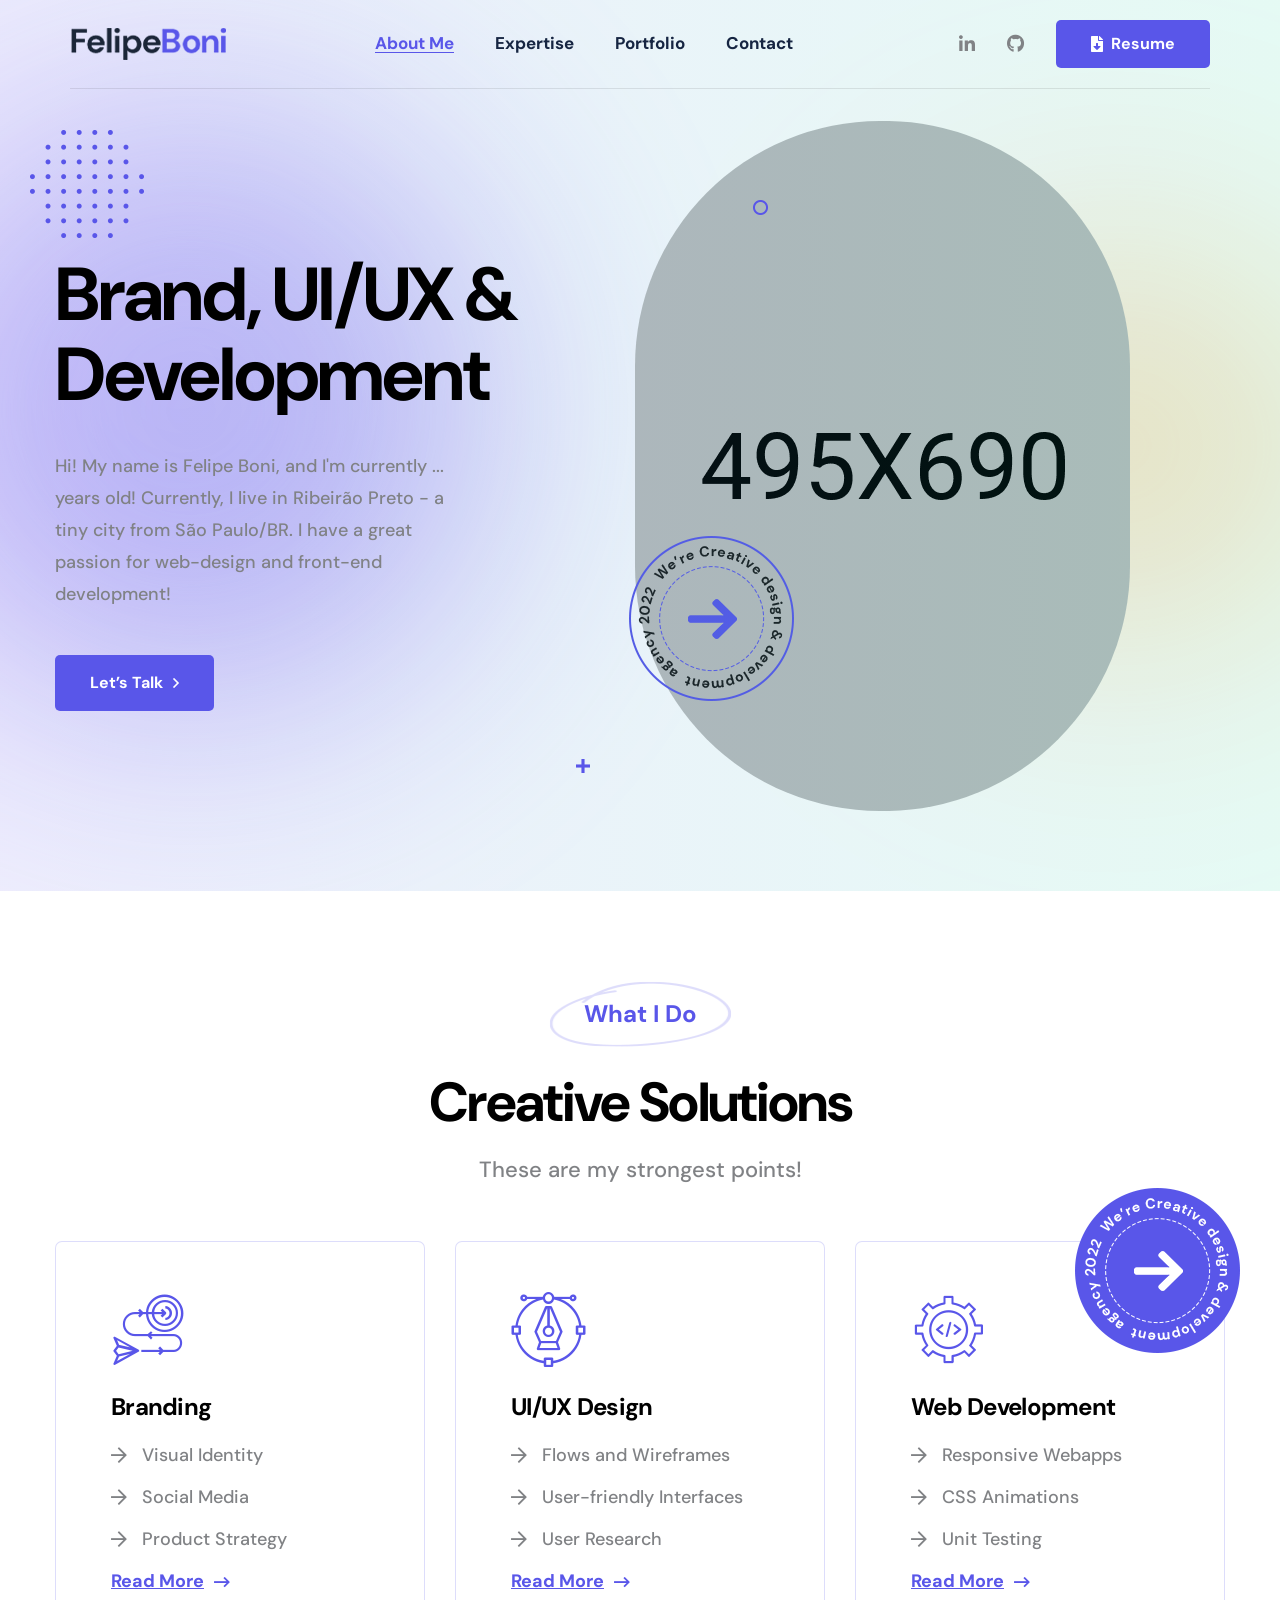
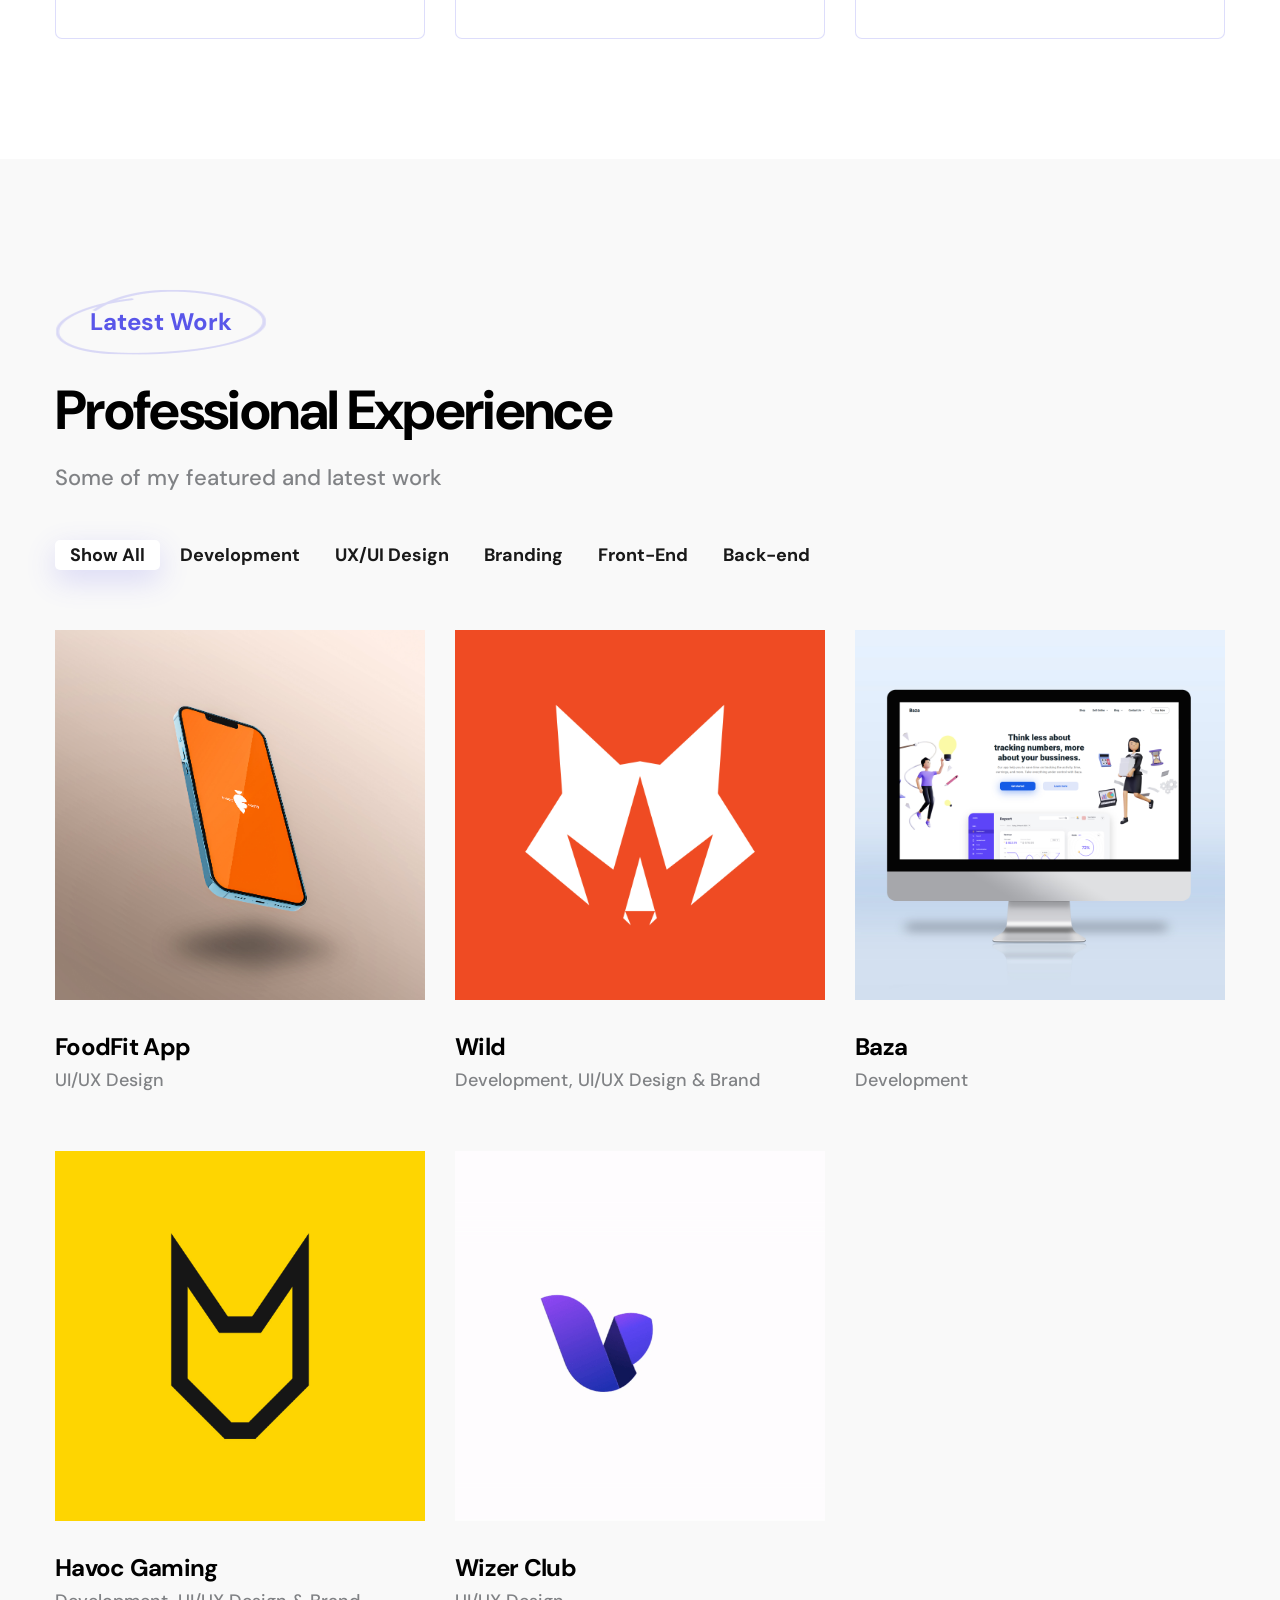
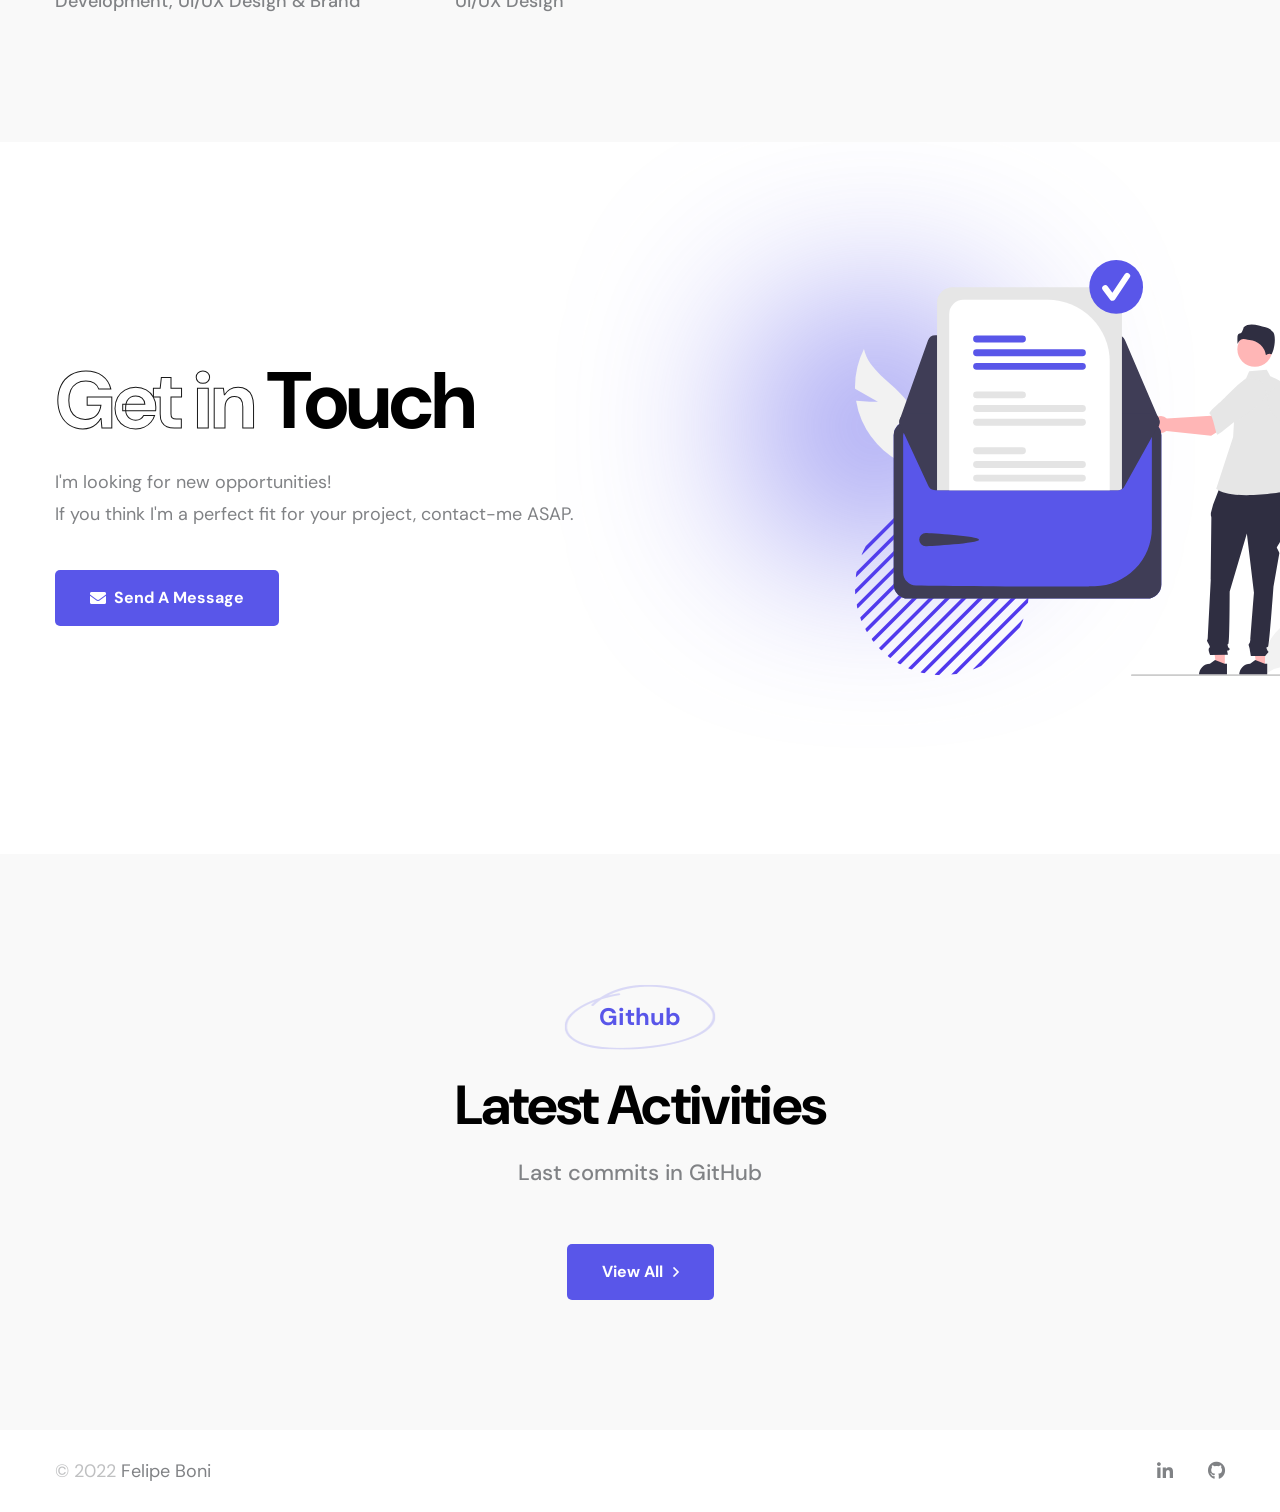
<file: index.html>
<!DOCTYPE html>
<html lang="en">
    <head>
        <!--====== Required meta tags ======-->
        <meta charset="utf-8">
        <meta http-equiv="x-ua-compatible" content="ie=edge">
        <meta name="description" content="">
        <meta name="viewport" content="width=device-width, initial-scale=1, shrink-to-fit=no">
        <!--====== Title ======-->
        <title>Felipe Boni - Portfolio</title>
        <!--====== Favicon Icon ======-->
        <link rel="shortcut icon" href="assets/images/favicon.png" type="image/png">
        <!--====== Default css ======-->
        <link rel="stylesheet" href="assets/css/default.css">
        <!--====== Style css ======-->
        <link rel="stylesheet" href="assets/css/style.css">
        <!--====== Responsive css ======-->
        <link rel="stylesheet" href="assets/css/responsive.css">
    </head>
    <body data-spy="scroll" data-target=".main-menu">
        <!--====== Start Preloader ======-->
        <div class="preloader">
            <div class="loader">
                <div class="pre-shadow"></div>
                <div class="pre-box"></div>
            </div>
        </div>
        <!--====== End Preloader ======-->
        <!--====== Start Header Section ======-->
        <header class="theme-header transparent-header">
            <!-- header Navigation -->
            <div class="header-navigation navigation-style-v1">
                <div class="nav-overlay"></div>
                <div class="container-fluid">
                    <div class="primary-menu">
                        <div class="site-branding">
                            <a href="index.html" class="brand-logo"><img src="assets/images/logo/logo-1.png" alt="Site Logo"></a>
                        </div>
                        <div class="nav-menu">
                            <!-- Navbar Close -->
                            <div class="navbar-close"><i class="far fa-times"></i></div>
                            <!-- Nav Search -->
                            <div class="nav-search">
                                <form>
                                    <div class="form_group">
                                        <input type="email" class="form_control" placeholder="Search Here" name="email" required>
                                        <button class="search-btn"><i class="fas fa-search"></i></button>
                                    </div>
                                </form>
                            </div>
                            <!-- Main Menu -->
                            <nav class="main-menu">
                                <ul>
                                    <li class="menu-item"><a href="#about-me" class="page-scroll active nav-link">About me</a></li>
                                    <li class="menu-item"><a href="#expertise" class="page-scroll nav-link">Expertise</a></li>
                                    <li class="menu-item"><a href="#portfolio" class="page-scroll nav-link">Portfolio</a></li>
                                    <li class="menu-item"><a href="#contact" class="page-scroll nav-link">Contact</a></li>
                                </ul>
                            </nav>
                        </div>
                        <div class="header-right-nav">
                            <!-- <ul>
                                <li class="bar-item"><a href="#"><img src="assets/images/dot.png" alt="dot"></a></li>
                                <li class="navbar-toggle-btn">
                                    <div class="navbar-toggler">
                                        <span></span>
                                        <span></span>
                                        <span></span>
                                    </div>
                                </li>
                            </ul> -->

                            <ul>
                                <li><a target="_blank" href="https://www.linkedin.com/in/felipe-boni-60171918b/"><i class="fab fa-linkedin-in"></i></a></li>
                                <li><a target="_blank" href="https://github.com/felipeboni"><i class="fab fa-github"></i></a></li>
                                <li class="main-btn btn-sm"><i class="fas fa-file-download mr-2"></i> Resume</a></li>
                            </ul>
                        </div>
                    </div>
                </div>
            </div>
        </header><!--====== End Header Section ======-->
        <!--====== Start Hero Section ======-->
        <section class="hero-banner-v1 position-relative" id="about-me">
            <div class="bg-one"></div>
            <div class="bg-two"></div>
            <div class="hero-img hero-img-one scene"><span data-depth=".5"><img src="assets/images/hero/hero-one-img-1.jpg" class="wow fadeInLeft" alt="hero image"></span></div>
            <div class="hero-img hero-img-two scene"><span data-depth=".2"><img src="assets/images/hero/hero-one-img-2.jpg" class="wow fadeInLeft" alt="hero image"></span></div>
            <div class="hero-img hero-img-three scene"><span data-depth=".3"><img src="assets/images/shape/circle-logo-1.png" class="wow fadeInLeft" alt="hero image"></span></div>
            <div class="shape shape-one scene"><span data-depth="1"><img src="assets/images/shape/shape-1.png" alt="shape"></span></div>
            <div class="shape shape-two scene"><span data-depth="2"><img src="assets/images/shape/shape-2.png" alt="shape"></span></div>
            <div class="shape shape-three scene"><span data-depth="3"><img src="assets/images/shape/shape-3.png" alt="shape"></span></div>
            <div class="container">
                <div class="row">
                    <div class="col-xl-8 col-lg-12">
                        <div class="hero-content">
                            <h1 class="wow fadeInUp" data-wow-delay=".5s">Brand, UI/UX 
                                & Development</h1>
                            <p class="wow fadeInDown" data-wow-delay="1s">Hi! My name is Felipe Boni, and I'm currently <span class="my-birthday">...</span> years old! Currently, I live in Ribeirão Preto - a tiny city from São Paulo/BR. I have a great passion for web-design and front-end development!</p>
                            <a href="contact.html" class="main-btn arrow-btn wow fadeInUp" data-wow-delay=".5s">Let’s Talk</a>
                        </div>
                    </div>
                </div>
            </div>
        </section>
        <!--====== End Hero Section ======-->
        <!--====== Start Service Section ======-->
        <section class="service-area pt-90 pb-80" id="expertise">
            <div class="container">
                <div class="row justify-content-center">
                    <div class="col-lg-8">
                        <div class="section-title text-center mb-55 wow fadeInUp">
                            <span class="sub-title st-one">What I Do</span>
                            <h2>Creative Solutions</h2>
                            <p>These are my strongest points!</p>
                        </div>
                    </div>
                </div>
                <div class="row justify-content-center">
                    <div class="col-lg-4 col-md-6 col-sm-12">
                        <div class="service-item service-style-one mb-40 wow fadeInDown" data-wow-delay=".3s">
                            <div class="icon">
                                <i class="flaticon-strategy"></i>
                            </div>
                            <div class="text">
                                <h3 class="title"><a href="service-details.html">Branding</a></h3>
                                <ul class="list-style-two">
                                    <li>Visual Identity</li>
                                    <li>Social Media</li>
                                    <li>Product Strategy</li>
                                    <a href="service-details.html" class="btn-link">Read More</a>
                                </ul>
                            </div>
                        </div>
                    </div>
                    <div class="col-lg-4 col-md-6 col-sm-12">
                        <div class="service-item service-style-one mb-40 wow fadeInDown" data-wow-delay=".5s">
                            <div class="icon">
                                <i class="flaticon-design"></i>
                            </div>
                            <div class="text">
                                <h3 class="title"><a href="service-details.html">UI/UX Design</a></h3>
                                <ul class="list-style-two">
                                    <li>Flows and Wireframes</li>
                                    <li>User-friendly Interfaces</li>
                                    <li>User Research</li>
                                    <a href="service-details.html" class="btn-link">Read More</a>
                                </ul>
                            </div>
                        </div>
                    </div>
                    <div class="col-lg-4 col-md-6 col-sm-12">
                        <div class="shape shape-one p-absolute" style="position: absolute;right: 0;z-index: 2;top: -53px;"><span class="animate-float-y"><img src="assets/images/shape/circle-logo-2.png" class="circle-logo" alt="circle logo"></span></div>
                        <div class="service-item service-style-one mb-40 wow fadeInDown" data-wow-delay=".7s">
                            <div class="icon">
                                <i class="flaticon-source-code"></i>
                            </div>
                            <div class="text">
                                <h3 class="title"><a href="service-details.html">Web Development</a></h3>
                                <ul class="list-style-two">
                                    <li>Responsive Webapps</li>
                                    <li>CSS Animations</li>
                                    <li>Unit Testing</li>
                                    <a href="service-details.html" class="btn-link">Read More</a>
                                </ul>
                            </div>
                        </div>
                    </div>
                </div>
            </div>
        </section><!--====== End Service Section ======-->
        <!--====== Start Portfolio Section ======-->
        <section class="portfolio-area portfolio-area-v1 light-gray-bg pt-130 pb-70" id="portfolio">
            <div class="container">
                <div class="row">
                    <div class="col-lg-8">
                        <div class="section-title mb-45 wow fadeInUp">
                            <span class="sub-title st-one">Latest Work</span>
                            <h2>Professional Experience</h2>
                            <p>Some of my featured and latest work</p>
                        </div>
                    </div>
                </div>
                <div class="row">
                    <div class="col-lg-12">
                        <div class="portfolio-filter-button mb-50 wow fadeInLeft">
                            <ul class="filter-btn mb-20">
                                <li data-filter="*" class="active">Show All</li>
                                <li data-filter=".cat-1">Development</li>
                                <li data-filter=".cat-2">UX/UI Design</li>
                                <li data-filter=".cat-3">Branding</li>
                                <li data-filter=".cat-4">Front-End</li>
                                <li data-filter=".cat-5">Back-end</li>
                            </ul>
                        </div>
                    </div>
                </div>
                <div class="row portfolio-grid">

                    <div class="col-lg-4 col-md-6 col-sm-12 portfolio-column cat-1 cat-2 cat-4">
                        <div class="portfolio-item portfolio-style-one mb-55 wow fadeInUp" data-wow-delay=".1s">
                            <div class="img-holder">
                                <img src="assets/images/portfolio/foodfit.jpg" alt="Img">
                                <a href="/pages/projects/foodfit.html" class="portfolio-hover img-popup">
                                    <div class="hover-content">
                                        <i class="far fa-plus"></i>
                                    </div>
                                </a>
                            </div>
                            <div class="text">
                                <h3 class="title"><a href="/pages/projects/foodfit.html">FoodFit App</a></h3>
                                <a href="pages/projects/foodfit.html" class="cat-link">UI/UX Design</a>
                            </div>
                        </div>
                    </div>

                    <div class="col-lg-4 col-md-6 col-sm-12 portfolio-column cat-1 cat-2 cat-4 cat-5">
                        <div class="portfolio-item portfolio-style-one mb-55 wow fadeInUp" data-wow-delay=".1s">
                            <div class="img-holder">
                                <img src="assets/images/portfolio/wild.png" alt="Img">
                                <a href="#" class="portfolio-hover img-popup">
                                    <div class="hover-content">
                                        <div class="hover-content">
                                            <i class="far fa-plus"></i>
                                        </div>
                                    </div>
                                </a>
                            </div>
                            <div class="text">
                                <h3 class="title"><a href="#">Wild</a></h3>
                                <a href="#" class="cat-link">Development, UI/UX Design & Brand</a>
                            </div>
                        </div>
                    </div>
                    
                    <div class="col-lg-4 col-md-6 col-sm-12 portfolio-column cat-1 cat-2 cat-4">
                        <div class="portfolio-item portfolio-style-one mb-55 wow fadeInUp" data-wow-delay=".1s">
                            <div class="img-holder">
                                <img src="assets/images/portfolio/baza.jpg" alt="Img">
                                <a href="https://baza-murex.vercel.app/" class="portfolio-hover img-popup">
                                    <div class="hover-content">
                                        <div class="hover-content">
                                            <i class="far fa-plus"></i>
                                        </div>
                                    </div>
                                </a>
                            </div>
                            <div class="text">
                                <h3 class="title"><a href="https://baza-murex.vercel.app/">Baza</a></h3>
                                <a href="#" class="cat-link">Development</a>
                            </div>
                        </div>
                    </div>

                    <div class="col-lg-4 col-md-6 col-sm-12 portfolio-column cat-1 cat-2 cat-4">
                        <div class="portfolio-item portfolio-style-one mb-55 wow fadeInUp" data-wow-delay=".1s">
                            <div class="img-holder">
                                <img src="assets/images/portfolio/havoc.jpg" alt="Img">
                                <a href="#" class="portfolio-hover img-popup">
                                    <div class="hover-content">
                                        <span class="placeholder">Soon...</span>
                                    </div>
                                </a>
                            </div>
                            <div class="text">
                                <h3 class="title"><a href="#">Havoc Gaming</a></h3>
                                <a href="#" class="cat-link">Development, UI/UX Design & Brand</a>
                            </div>
                        </div>
                    </div>

                    <div class="col-lg-4 col-md-6 col-sm-12 portfolio-column cat-2 cat-4">
                        <div class="portfolio-item portfolio-style-one mb-55 wow fadeInUp" data-wow-delay=".1s">
                            <div class="img-holder">
                                <img src="assets/images/portfolio/wizer_anim.gif" alt="Img">
                                <a href="assets/images/portfolio/wizer.jpg" class="portfolio-hover img-popup">
                                    <div class="hover-content">
                                        <span class="placeholder">Soon...</span>
                                    </div>
                                </a>
                            </div>
                            <div class="text">
                                <h3 class="title"><a href="#">Wizer Club</a></h3>
                                <a href="#" class="cat-link">UI/UX Design</a>
                            </div>
                        </div>
                    </div>

                </div>
            </div>
        </section><!--====== End Portfolio Section ======-->
        <!--====== Start Contact Section ======-->
        <section class="contact-area contact-area-v1 pt-70 pb-80" id="contact">
            <div class="container">
                <div class="row align-items-center my-5">
                    <div class="col-lg-8">
                        <div class="text-wrapper wow fadeInLeft">
                            <h2><span class="fill-text">Get in</span> Touch</h2>
                            <p>I'm looking for new opportunities! <br> If you think I'm a perfect fit for your project, contact-me ASAP.</p>
                            <div class="row align-items-center">
                                <div class="col-auto">
                                    <a href="mailto:felipe_s_boni@hotmail.com" class="main-btn"><i class="fas fa-envelope mr-2"></i> Send a Message</a>
                                </div>
                            </div>
                        </div>
                    </div>
                    <div class="col-lg-4">
                        <div class="img-holder mb-50 wow fadeInRight">
                            <div class="shape shape-icon-one scene"><span data-depth="1"><img src="assets/images/shape/shape-4.png" alt=""></span></div>
                            <div class="shape shape-icon-two"><span></span></div>
                            <img src="assets/images/contact/contact-1.svg" alt="Contact Image">

                        </div>
                    </div>
                </div>
            </div>
        </section>
        <!--====== End Contact Section ======-->
        <!--====== Start Blog Section ======-->
        <section class="blog-area blog-area-v1 light-gray-bg pt-130 pb-130" id="blog">
            <div class="container">
                <div class="row justify-content-center">
                    <div class="col-lg-6">
                        <div class="section-title text-center mb-55 wow fadeInUp" data-wow-delay=".2s">
                            <span class="sub-title st-one">Github</span>
                            <h2>Latest Activities</h2>
                            <p>Last commits in GitHub</p>
                        </div>
                    </div>
                </div>
                <div class="row github">

                </div>
                <div class="row">
                    <div class="col-lg-12">
                        <div class="button-box text-center wow fadeInUp">
                            <a href="blogs.html" class="main-btn arrow-btn">View All</a>
                        </div>
                    </div>
                </div>
            </div>
        </section>
        <!--====== End Blog Section ======-->
        <!--====== Start Footer ======-->
        <footer class="footer-area">
            <div class="container">
                <div class="footer-copyright">
                    <div class="row">
                        <div class="col-lg-6">
                            <div class="copyright-text">
                                <p><span class="date"> &copy; 2022 </span>&nbsp;Felipe Boni</p>
                            </div>
                        </div>
                        <div class="col-lg-6">
                            <div class="footer-nav float-lg-right">
                                <ul>
                                    <li><a target="_blank" href="https://www.linkedin.com/in/felipe-boni-60171918b/"><i class="fab fa-linkedin-in"></i></a></li>
                                    <li><a target="_blank" href="https://github.com/felipeboni"><i class="fab fa-github"></i></a></li>
                                </ul>
                            </div>
                        </div>
                    </div>
                </div>
            </div>
        </footer><!--====== End Footer ======-->
        <!--====== back-to-top ======-->
        <a href="#" class="back-to-top" ><i class="far fa-angle-up"></i></a>
        <!--====== Jquery js ======-->
        <script src="assets/vendor/jquery-3.6.0.min.js"></script>
        <!--====== Bootstrap js ======-->
        <script src="assets/vendor/popper/popper.min.js"></script>
        <!--====== Bootstrap js ======-->
        <script src="assets/vendor/bootstrap/js/bootstrap.min.js"></script>
        <!--====== Slick js ======-->
        <script src="assets/vendor/slick/slick.min.js"></script>
        <!--====== Magnific js ======-->
        <script src="assets/vendor/magnific-popup/dist/jquery.magnific-popup.min.js"></script>
        <!--====== Isotope js ======-->
        <script src="assets/vendor/isotope.min.js"></script>
        <!--====== Imagesloaded js ======-->
        <script src="assets/vendor/imagesloaded.min.js"></script>
        <!--====== Counterup js ======-->
        <script src="assets/vendor/jquery.counterup.min.js"></script>
        <!--====== Waypoints js ======-->
        <script src="assets/vendor/jquery.waypoints.js"></script>
        <!--====== Nice-select js ======-->
        <script src="assets/vendor/nice-select/js/jquery.nice-select.min.js"></script>
        <!--====== WOW js ======-->
        <script src="assets/vendor/wow.min.js"></script>
        <!--====== Parallax js ======-->
        <script src="assets/vendor/parallax.min.js"></script>
        <!--====== Moment js ======-->
        <script src="assets/vendor/moment.js"></script>
        <!--====== Main js ======-->
        <script src="assets/js/theme.js"></script>
    </body>
</html>
</file>
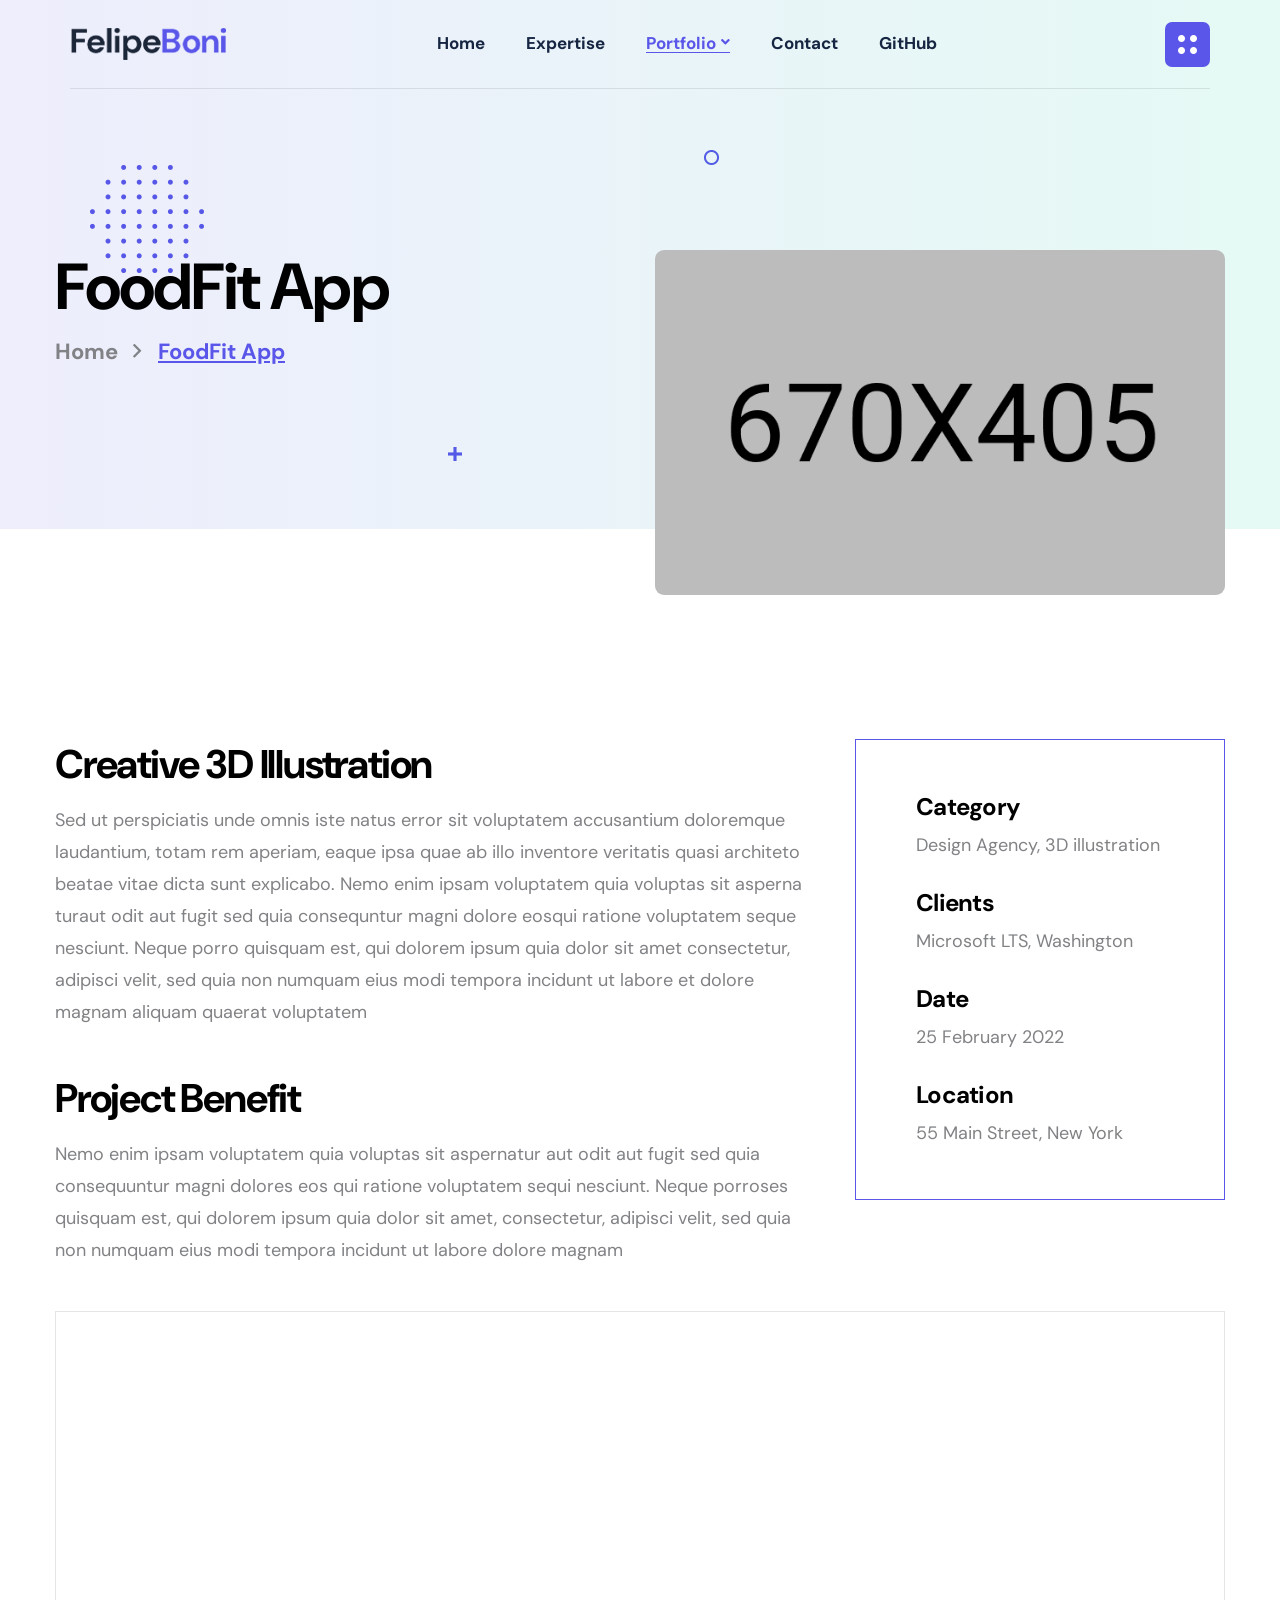
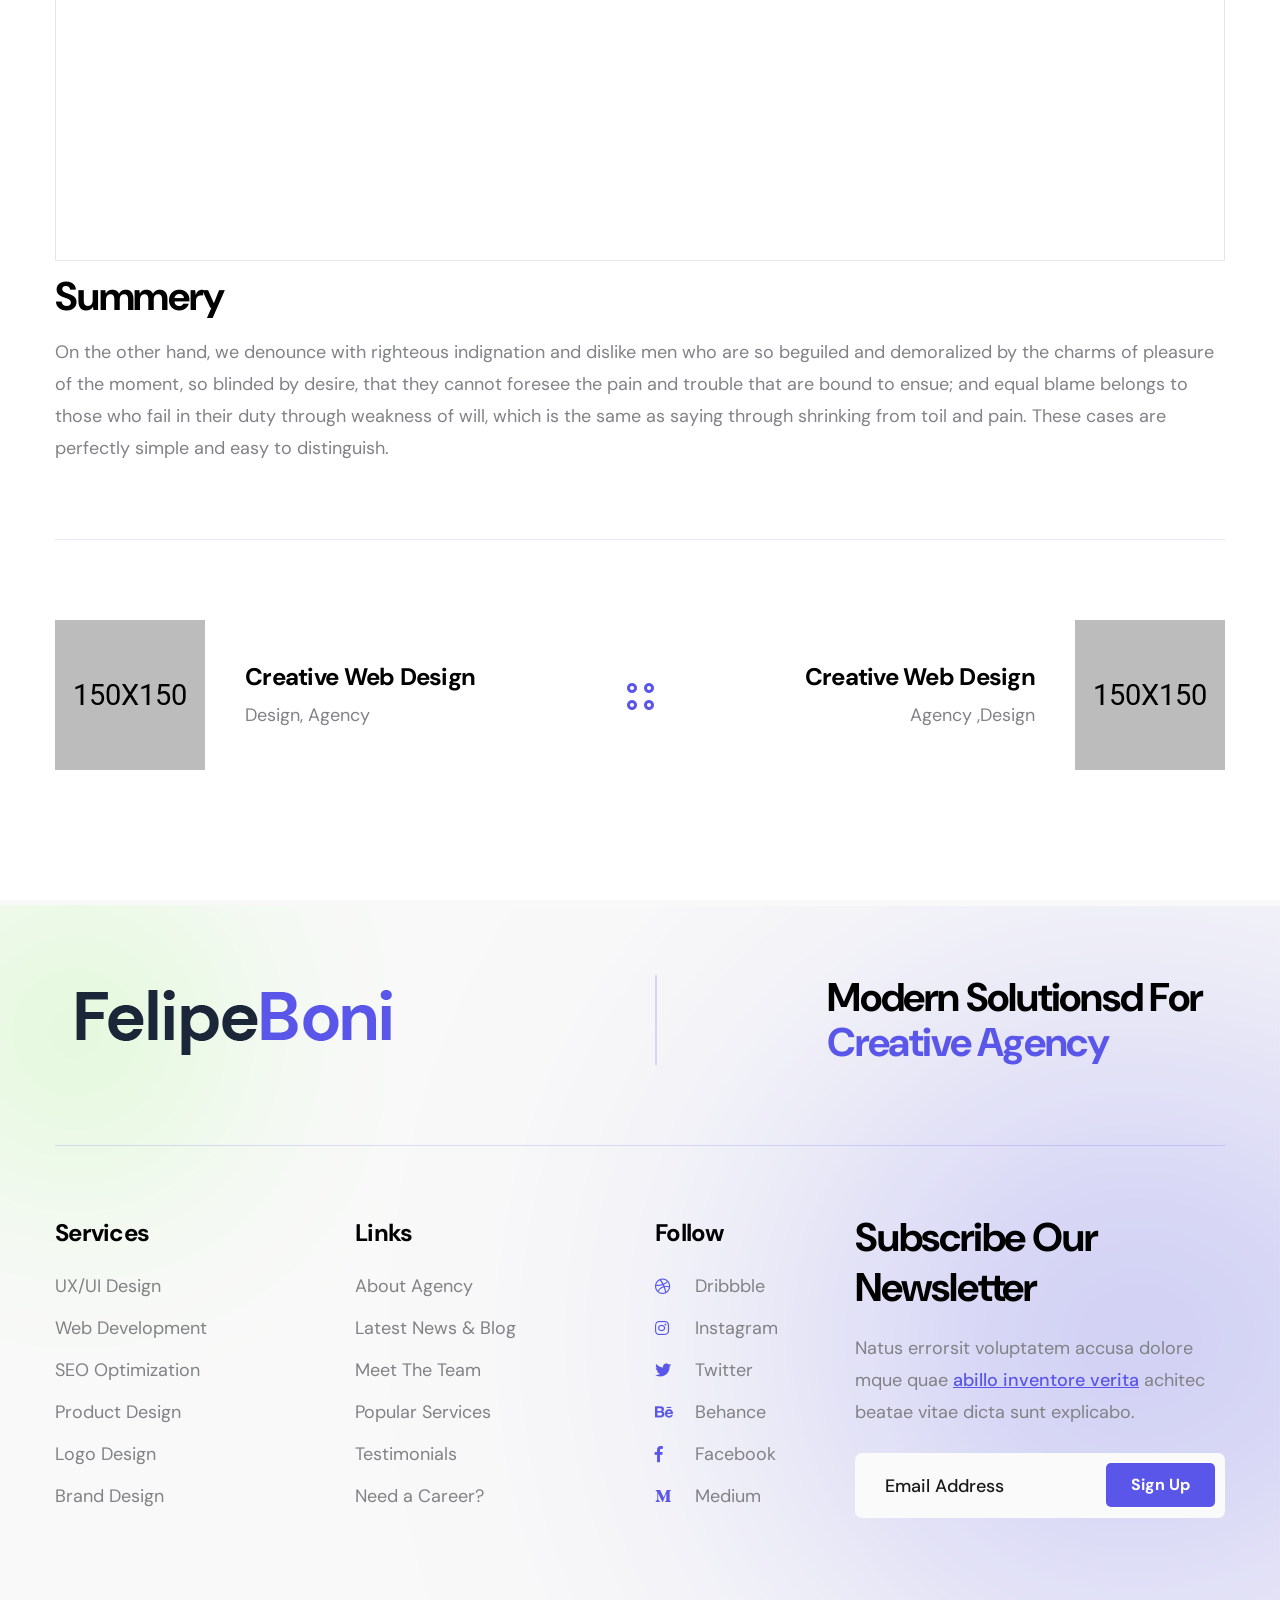
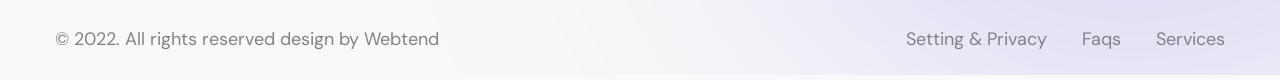
<file: pages/projects/foodfit.html>
<!DOCTYPE html>
<html lang="en">
    <head>
        <!--====== Required meta tags ======-->
        <meta charset="utf-8">
        <meta http-equiv="x-ua-compatible" content="ie=edge">
        <meta name="description" content="">
        <meta name="viewport" content="width=device-width, initial-scale=1, shrink-to-fit=no">
        <!--====== Title ======-->
        <title>Felipe Boni - Portfolio</title>
        <!--====== Favicon Icon ======-->
        <link rel="shortcut icon" href="../../assets/images/favicon.ico" type="image/png">
        <!--====== Default css ======-->
        <link rel="stylesheet" href="../../assets/css/default.css">
        <!--====== Style css ======-->
        <link rel="stylesheet" href="../../assets/css/style.css">
        <!--====== Responsive css ======-->
        <link rel="stylesheet" href="../../assets/css/responsive.css">
    </head>
    <body>
        <!--====== Start Preloader ======-->
        <div class="preloader">
            <div class="loader">
                <div class="pre-shadow"></div>
                <div class="pre-box"></div>
            </div>
        </div>
        <!--====== End Preloader ======-->
        <!--====== offcanvas-panel ======-->
        <div class="offcanvas-panel">
            <div class="panel-overlay"></div>
            <div class="offcanvas-panel-inner">
                <div class="panel-logo">
                    <a href="index.html"><img src="../../assets/images/logo/logo-1.png" alt="Qempo"></a>
                </div>
                <div class="about-us">
                    <h5 class="panel-widget-title">About Us</h5>
                    <p>
                        Lorem, ipsum dolor sit amet consectetur adipisicing elit. Tempore ipsam alias quae cupiditate quas, neque eum magni impedit asperiores.
                    </p>
                </div>
                <div class="contact-us">
                    <h5 class="panel-widget-title">Contact Us</h5>
                    <ul>
                        <li>
                            <i class="fal fa-map-marker-alt"></i>
                            121 King St, Melbourne VIC 3000, Australia.
                        </li>
                        <li>
                            <i class="fal fa-envelope-open"></i>
                            <a href="mailto:hello@barky.com"> hello@barky.com</a>
                            <a href="mailto:info@barky.com">info@barky.com</a>
                        </li>
                        <li>
                            <i class="fal fa-phone"></i>
                            <a href="tel:(312)-895-9800">(312) 895-9800</a>
                            <a href="tel:(312)-895-9888">(312) 895-9888</a>
                        </li>
                    </ul>
                </div>
                <a href="#" class="panel-close"><i class="fal fa-times"></i></a>
            </div>
        </div><!--====== offcanvas-panel ======-->
        <!--====== Start Header Section ======-->
        <header class="theme-header transparent-header">
            <!-- header Navigation -->
            <div class="header-navigation navigation-style-v1">
                <div class="nav-overlay"></div>
                <div class="container-fluid">
                    <div class="primary-menu">
                        <div class="site-branding">
                            <a href="index.html" class="brand-logo"><img src="../../assets/images/logo/logo-1.png" alt="Site Logo"></a>
                        </div>
                        <div class="nav-menu">
                            <!-- Main Menu -->
                            <nav class="main-menu">
                                <ul>
                                    <li class="menu-item"><a href="../../index.html" class="nav-link">Home</a></li>
                                    <li class="menu-item"><a href="../../index.html#expertise" class="nav-link">Expertise</a></li>

                                    <li class="menu-item has-children"><a href="#portfolio" class="nav-link active">Portfolio</a>
                                        <ul class="sub-menu">
                                            <li><a href="foodfit.html" class="active">FoodFit App</a></li>
                                        </ul>
                                    </li>

                                    <li class="menu-item"><a href="#contact" class="nav-link">Contact</a></li>
                                    <li class="menu-item"><a href="#blog" class="nav-link">GitHub</a></li>
                                </ul>
                            </nav>
                        </div>
                        <div class="header-right-nav">
                            <ul>
                                <li class="bar-item"><a href="#"><img src="../../assets/images/dot.png" alt="dot"></a></li>
                                <li class="navbar-toggle-btn">
                                    <div class="navbar-toggler">
                                        <span></span>
                                        <span></span>
                                        <span></span>
                                    </div>
                                </li>
                            </ul>
                        </div>
                    </div>
                </div>
            </div>
        </header><!--====== End Header Section ======-->
        <!--====== Start Page-banner section ======-->
        <section class="page-banner bg_cover position-relative z-1">
            <div class="shape shape-one scene"><span data-depth="1"><img src="../../assets/images/shape/shape-1.png" alt=""></span></div>
            <div class="shape shape-two scene"><span data-depth="2"><img src="../../assets/images/shape/shape-2.png" alt=""></span></div>
            <div class="shape shape-three scene"><span data-depth="3"><img src="../../assets/images/shape/shape-3.png" alt=""></span></div>
            <div class="shape shape-four scene"><span data-depth="4"><img src="../../assets/images/shape/shape-2.png" alt=""></span></div>
            <div class="container">
                <div class="row">
                    <div class="col-lg-6">
                        <div class="page-title">
                            <h1>FoodFit App</h1>
                            <ul class="breadcrumbs-link">
                                <li><a href="../../index.html">Home</a></li>
                                <li class="active">FoodFit App</li>
                            </ul>
                        </div>
                    </div>
                    <div class="col-lg-6">
                        <div class="page-banner-img">
                            <img src="../../assets/images/breadcrumb/img-3.jpg" alt="">
                        </div>
                    </div>
                </div>
            </div>
        </section>
        <!--====== End Page-banner section ======-->
        <!--====== Start Portfolio Details section ======-->
        <section class="portfolio-details-section pt-210 pb-130">
            <div class="container">
                <div class="portfolio-details-wrapper wow fadeInUp">
                    <div class="portfolio-item">
                        <div class="text">
                            <div class="row">
                                <div class="col-lg-8">
                                    <div class="content">
                                        <h3 class="title">Creative 3D Illustration</h3>
                                        <p>Sed ut perspiciatis unde omnis iste natus error sit voluptatem accusantium doloremque
                                            laudantium, totam rem aperiam, eaque ipsa quae ab illo inventore veritatis quasi architeto beatae vitae dicta sunt explicabo. Nemo enim ipsam voluptatem quia voluptas sit asperna
                                            turaut odit aut fugit sed quia consequntur magni dolore eosqui ratione voluptatem seque nesciunt. Neque porro quisquam est, qui dolorem ipsum quia dolor sit amet consectetur, adipisci velit, sed quia non numquam eius modi tempora incidunt ut labore et dolore magnam aliquam quaerat voluptatem</p>
                                    </div>
                                    <div class="content">
                                        <h3 class="title">Project Benefit</h3>
                                        <p>Nemo enim ipsam voluptatem quia voluptas sit aspernatur aut odit aut fugit sed quia consequuntur magni dolores eos qui ratione voluptatem sequi nesciunt. Neque porroses quisquam est, qui dolorem ipsum quia dolor sit amet, consectetur, adipisci velit, sed quia non numquam eius modi tempora incidunt ut labore dolore magnam</p>
                                    </div>
                                </div>
                                <div class="col-lg-4">
                                    <div class="portfolio-info mb-45">
                                        <ul>
                                            <li>
                                                <h4>Category</h4>
                                                <p>Design Agency, 3D illustration</p>
                                            </li>
                                            <li>
                                                <h4>Clients</h4>
                                                <p>Microsoft LTS, Washington</p>
                                            </li>
                                            <li>
                                                <h4>Date</h4>
                                                <p>25 February 2022</p>
                                            </li>
                                            <li>
                                                <h4>Location</h4>
                                                <p>55 Main Street, New York</p>
                                            </li>
                                        </ul>
                                    </div>
                                </div>
                            </div>
                            <div class="row">
                                <div class="col-lg-12">
                                    <div class="content">
                                        <iframe style="border: 1px solid rgba(0, 0, 0, 0.1);" width="100%" height="550" src="https://www.figma.com/embed?embed_host=share&url=https%3A%2F%2Fwww.figma.com%2Ffile%2F5TFIWzaxYPEUO4md7TgJWg%2Ffoodfit---Projeto-TCC%3Fnode-id%3D0%253A1%26t%3D0LXwQeDPzBH2u14V-1" allowfullscreen></iframe>
                                        <h3 class="title">Summery</h3>
                                        <p>On the other hand, we denounce with righteous indignation and dislike men who are so beguiled and demoralized by the charms of pleasure of the moment, so blinded by desire, that they cannot foresee the pain and trouble that are bound to ensue; and equal blame belongs to those who fail in their duty through weakness of will, which is the same as saying through shrinking from toil and pain. These cases are perfectly simple and easy to distinguish.</p>
                                    </div>
                                </div>
                            </div>
                        </div>
                    </div>
                    <div class="post-nav-tag pt-80">
                        <div class="row align-items-center">
                            <div class="col-lg-5">
                                <div class="post-nav-item prev-post">
                                    <div class="thumb">
                                        <img src="../../assets/images/portfolio/thumb-1.jpg" alt="">
                                    </div>
                                    <div class="text">
                                        <h4><a href="project-details.html">Creative Web Design</a></h4>
                                        <p><a href="projects.html">Design</a>, <a href="#">Agency</a></p>
                                    </div>
                                </div>
                            </div>
                            <div class="col-lg-2">
                                <div class="post-icon text-center">
                                    <img src="../../assets/images/portfolio/icon-1.png" alt="">
                                </div>
                            </div>
                            <div class="col-lg-5">
                                <div class="post-nav-item next-post">
                                    <div class="thumb">
                                        <img src="../../assets/images/portfolio/thumb-2.jpg" alt="">
                                    </div>
                                    <div class="text">
                                        <h4><a href="project-details.html">Creative Web Design</a></h4>
                                        <p><a href="projects.html">Design</a>, <a href="#">Agency</a></p>
                                    </div>
                                </div>
                            </div>
                        </div>
                    </div>
                </div>
            </div>
        </section><!--====== End Portfolio Details section ======-->
        <!--====== Start Footer ======-->
        <footer class="footer-area page-footer light-gray-bg">
            <div class="container">
                <div class="footer-top pt-75 pb-40">
                    <div class="row align-items-center">
                        <div class="col-md-6">
                            <div class="footer-logo mb-40 wow fadeInLeft">
                                <img src="../../assets/images/logo/footer-logo-1.png" alt="Brand Logo">
                            </div>
                        </div>
                        <div class="col-md-6">
                            <div class="text-wrapper mb-40 wow fadeInRight">
                                <h3>Modern Solutionsd For 
                                    <span class="blue-dark">Creative Agency</span></h3>
                            </div>
                        </div>
                    </div>
                </div>
                <div class="footer-widget pt-70 pb-40">
                    <div class="row">
                        <div class="col-lg-3 col-md-6 col-sm-12">
                            <div class="widget footer-nav-widget mb-40 wow fadeInUp" data-wow-delay=".15s">
                                <h4 class="widget-title">Services</h4>
                                <ul class="widget-nav">
                                    <li><a href="services.html">UX/UI Design</a></li>
                                    <li><a href="services.html">Web Development</a></li>
                                    <li><a href="services.html">SEO Optimization</a></li>
                                    <li><a href="services.html">Product Design</a></li>
                                    <li><a href="services.html">Logo Design</a></li>
                                    <li><a href="services.html">Brand Design</a></li>
                                </ul>
                            </div>
                        </div>
                        <div class="col-lg-3 col-md-6 col-sm-12">
                            <div class="widget footer-nav-widget mb-40 wow fadeInUp" data-wow-delay=".20s">
                                <h4 class="widget-title">Links</h4>
                                <ul class="widget-nav">
                                    <li><a href="services.html">About Agency</a></li>
                                    <li><a href="services.html">Latest News & Blog</a></li>
                                    <li><a href="services.html">Meet The Team</a></li>
                                    <li><a href="services.html">Popular Services</a></li>
                                    <li><a href="services.html">Testimonials</a></li>
                                    <li><a href="services.html">Need a Career?</a></li>
                                </ul>
                            </div>
                        </div>
                        <div class="col-lg-2 col-md-6 col-sm-12">
                            <div class="widget social-widget mb-40 wow fadeInUp" data-wow-delay=".25s">
                                <h4 class="widget-title">Follow</h4>
                                <ul class="social-nav">
                                    <li><a href="#"><i class="fab fa-dribbble"></i>Dribbble</a></li>
                                    <li><a href="#"><i class="fab fa-instagram"></i>Instagram</a></li>
                                    <li><a href="#"><i class="fab fa-twitter"></i>Twitter</a></li>
                                    <li><a href="#"><i class="fab fa-behance"></i>Behance</a></li>
                                    <li><a href="#"><i class="fab fa-facebook-f"></i>Facebook</a></li>
                                    <li><a href="#"><i class="fab fa-medium-m"></i>Medium</a></li>
                                </ul>
                            </div>
                        </div>
                        <div class="col-lg-4 col-md-6 col-sm-12">
                            <div class="widget newsletter-widget mb-40 wow fadeInUp" data-wow-delay=".30s">
                                <div class="newsletter-content">
                                    <h3>Subscribe Our 
                                        Newsletter</h3>
                                    <p>Natus errorsit voluptatem accusa dolore
                                        mque quae <a href="#">abillo inventore verita</a> achitec 
                                        beatae vitae dicta sunt explicabo.</p>
                                    <form>
                                        <div class="form_group">
                                            <input type="email" class="form_control" placeholder="Email Address" name="email" required>
                                            <button class="main-btn">Sign Up</button>
                                        </div>
                                    </form>
                                </div>
                            </div>
                        </div>
                    </div>
                </div>
                <div class="footer-copyright">
                    <div class="row">
                        <div class="col-lg-6">
                            <div class="copyright-text">
                                <p>&copy; 2022. All rights reserved design by Webtend</p>
                            </div>
                        </div>
                        <div class="col-lg-6">
                            <div class="footer-nav float-lg-right">
                                <ul>
                                    <li><a href="services.html">Setting & Privacy </a></li>
                                    <li><a href="services.html">Faqs</a></li>
                                    <li><a href="services.html">Services</a></li>
                                </ul>
                            </div>
                        </div>
                    </div>
                </div>
            </div>
        </footer><!--====== End Footer ======-->
        <!--====== back-to-top ======-->
        <a href="#" class="back-to-top" ><i class="far fa-angle-up"></i></a>
        <!--====== Jquery js ======-->
        <script src="../../assets/vendor/jquery-3.6.0.min.js"></script>
        <!--====== Bootstrap js ======-->
        <script src="../../assets/vendor/popper/popper.min.js"></script>
        <!--====== Bootstrap js ======-->
        <script src="../../assets/vendor/bootstrap/js/bootstrap.min.js"></script>
        <!--====== Slick js ======-->
        <script src="../../assets/vendor/slick/slick.min.js"></script>
        <!--====== Magnific js ======-->
        <script src="../../assets/vendor/magnific-popup/dist/jquery.magnific-popup.min.js"></script>
        <!--====== Isotope js ======-->
        <script src="../../assets/vendor/isotope.min.js"></script>
        <!--====== Imagesloaded js ======-->
        <script src="../../assets/vendor/imagesloaded.min.js"></script>
        <!--====== Counterup js ======-->
        <script src="../../assets/vendor/jquery.counterup.min.js"></script>
        <!--====== Waypoints js ======-->
        <script src="../../assets/vendor/jquery.waypoints.js"></script>
        <!--====== Nice-select js ======-->
        <script src="../../assets/vendor/nice-select/js/jquery.nice-select.min.js"></script>
        <!--====== WOW js ======-->
        <script src="../../assets/vendor/wow.min.js"></script>
        <!--====== Parallax js ======-->
        <script src="../../assets/vendor/parallax.min.js"></script>
        <!--====== Main js ======-->
        <script src="../../assets/js/theme.js"></script>
    </body>
</html>
</file>
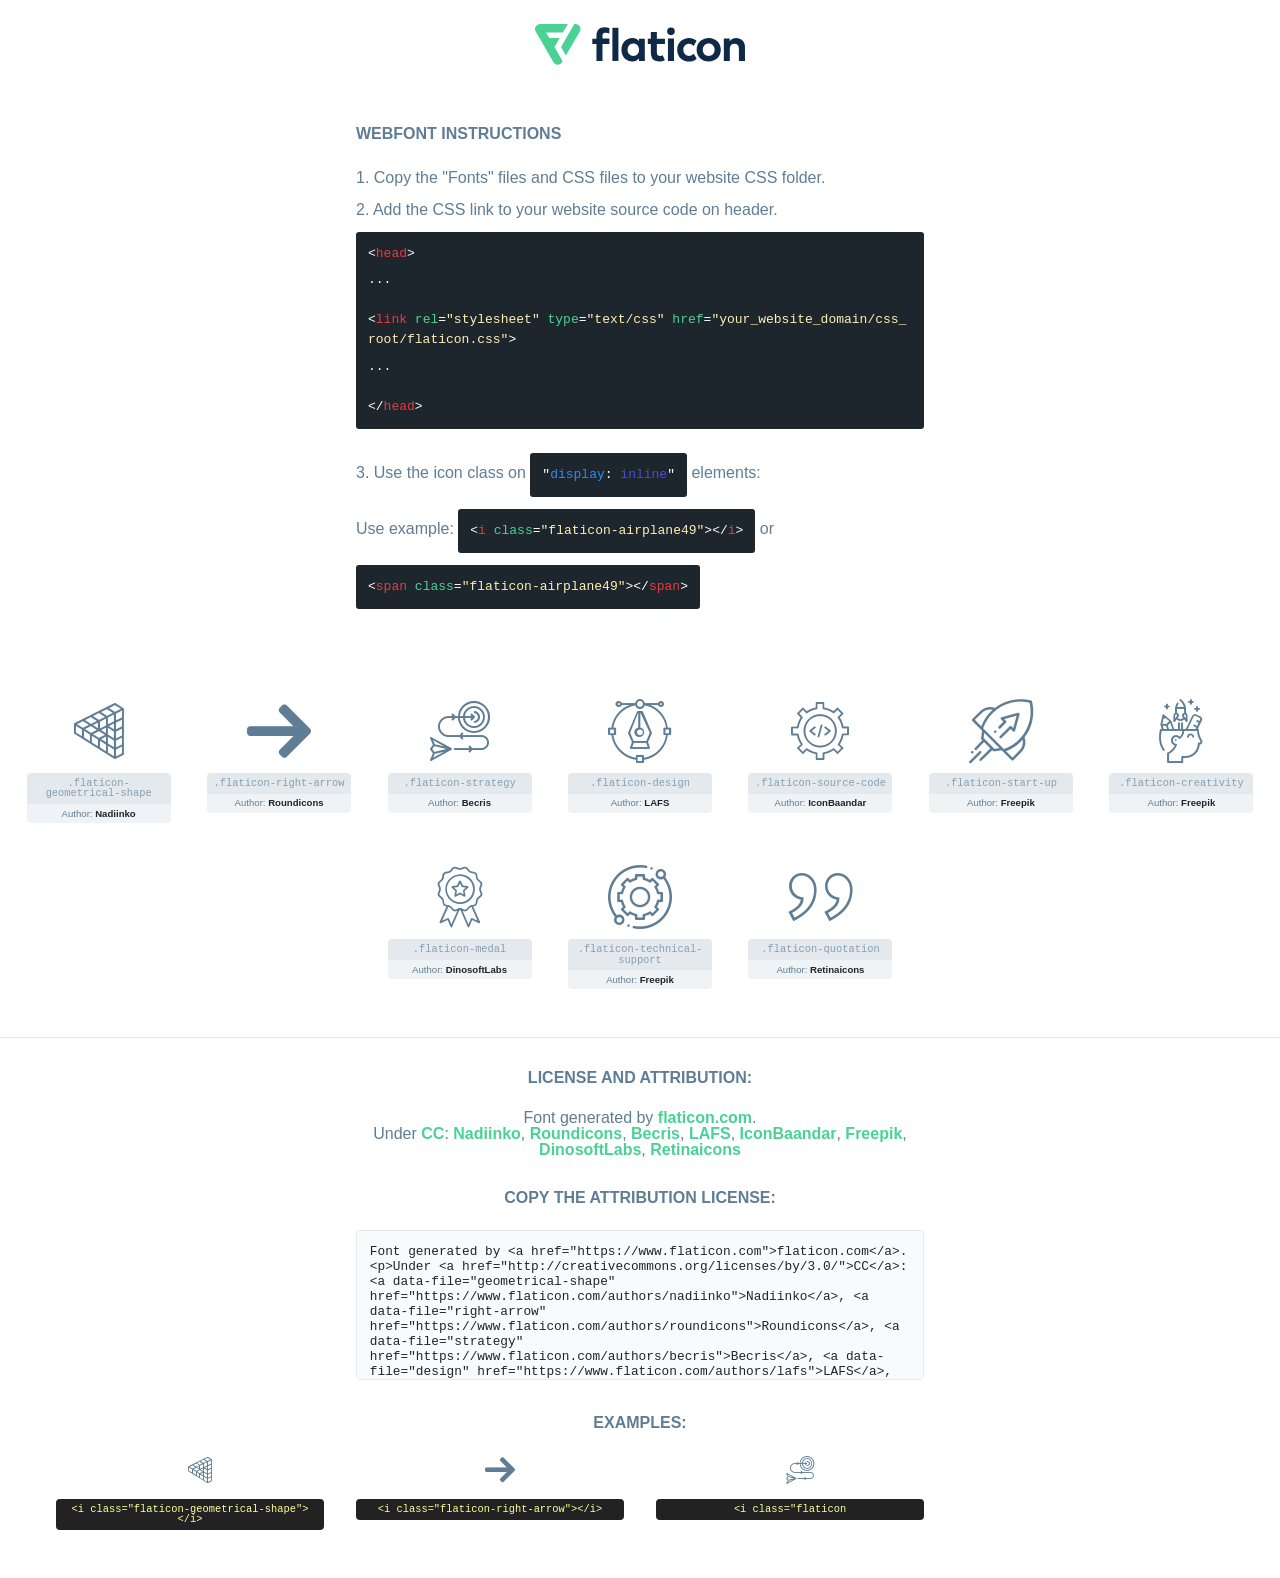
<file: assets/fonts/flaticon/flaticon.html>
<!DOCTYPE html>
<html lang="en">
<head>
    <title>Flaticon Webfont</title>
    <link rel="stylesheet" type="text/css" href="flaticon.css"/>
    <meta charset="UTF-8">
    <style>
        html, body, div, span, applet, object, iframe,
        h1, h2, h3, h4, h5, h6, p, blockquote, pre,
        a, abbr, acronym, address, big, cite, code,
        del, dfn, em, img, ins, kbd, q, s, samp,
        small, strike, strong, sub, sup, tt, var,
        b, u, i, center,
        dl, dt, dd, ol, ul, li,
        fieldset, form, label, legend,
        table, caption, tbody, tfoot, thead, tr, th, td,
        article, aside, canvas, details, embed,
        figure, figcaption, footer, header, hgroup,
        menu, nav, output, ruby, section, summary,
        time, mark, audio, video {
            margin: 0;
            padding: 0;
            border: 0;
            font-size: 100%;
            font: inherit;
            vertical-align: baseline;
        }

        /* HTML5 display-role reset for older browsers */
        article, aside, details, figcaption, figure,
        footer, header, hgroup, menu, nav, section {
            display: block;
        }

        body {
            line-height: 1;
        }

        ol, ul {
            list-style: none;
        }

        blockquote, q {
            quotes: none;
        }

        blockquote:before, blockquote:after,
        q:before, q:after {
            content: '';
            content: none;
        }

        table {
            border-collapse: collapse;
            border-spacing: 0;
        }

        body {
            font-family: Helvetica, Arial, sans-serif;
            font-size: 16px;
            color: #5f7d95;
        }

        a {
            color: #4AD295;
            font-weight: bold;
            text-decoration: none;
        }

        * {
            -moz-box-sizing: border-box;
            -webkit-box-sizing: border-box;
            box-sizing: border-box;
            margin: 0;
            padding: 0;
        }

        [class^="flaticon-"]:before, [class*=" flaticon-"]:before, [class^="flaticon-"]:after, [class*=" flaticon-"]:after {
            font-family: Flaticon;
            font-size: 30px;
            font-style: normal;
            margin-left: 20px;
            color: #333;
        }

        .wrapper {
            max-width: 600px;
            margin: auto;
            padding: 0 1em;
        }

        .title {
            margin-bottom: 24px;
            text-transform: uppercase;
            font-weight: bold;
        }

        header {
            text-align: center;
            padding: 24px;
        }

        header .logo {
            width: 210px;
            height: auto;
            border: none;
            display: inline-block;
        }

        header strong {
            font-size: 28px;
            font-weight: 500;
            vertical-align: middle;
        }

        .demo {
            margin: 2em auto;
            line-height: 1.25em;
        }

        .demo ul li {
            margin-bottom: 12px;
        }

        .demo ul li code {
            background-color: #1D262D;
            border-radius: 3px;
            padding: 12px;
            display: inline-block;
            color: #fff;
            font-family: Consolas, Monaco, Lucida Console, Liberation Mono, DejaVu Sans Mono, Bitstream Vera Sans Mono, Courier New, monospace;
            font-weight: lighter;
            margin-top: 12px;
            font-size: 13px;
            word-break: break-all;
        }

        .demo ul li code .red {
            color: #EC3A3B;
        }

        .demo ul li code .green {
            color: #4AD295;
        }

        .demo ul li code .yellow {
            color: #FFEEB6;
        }

        .demo ul li code .blue {
            color: #2C8CF4;
        }

        .demo ul li code .purple {
            color: #4949E7;
        }

        .demo ul li code .dots {
            margin-top: 0.5em;
            display: block;
        }

        #glyphs {
            border-bottom: 1px solid #E3E9ED;
            padding: 2em 0;
            text-align: center;
        }

        .glyph {
            display: inline-block;
            width: 9em;
            margin: 1em;
            text-align: center;
            vertical-align: top;
            background: #FFF;
        }

        .glyph .flaticon {
            padding: 10px;
            display: block;
            font-family: "Flaticon";
            font-size: 64px;
            line-height: 1;
        }

        .glyph .flaticon:before {
            font-size: 64px;
            color: #5f7d95;
            margin-left: 0;
        }

        .class-name {
            font-size: 0.65em;
            background-color: #E3E9ED;
            color: #869FB2;
            border-radius: 4px 4px 0 0;
            padding: 0.5em;
            font-family: Consolas, Monaco, Lucida Console, Liberation Mono, DejaVu Sans Mono, Bitstream Vera Sans Mono, Courier New, monospace;
        }

        .author-name {
            font-size: 0.6em;
            background-color: #EFF3F6;
            border-top: 0;
            border-radius: 0 0 4px 4px;
            padding: 0.5em;
        }

        .author-name a {
            color: #1D262D;
        }

        .class-name:last-child {
            font-size: 10px;
            color: #888;
        }

        .class-name:last-child a {
            font-size: 10px;
            color: #555;
        }

        .glyph > input {
            display: block;
            width: 100px;
            margin: 5px auto;
            text-align: center;
            font-size: 12px;
            cursor: text;
        }

        .glyph > input.icon-input {
            font-family: "Flaticon";
            font-size: 16px;
            margin-bottom: 10px;
        }

        .attribution .title {
            margin-top: 2em;
        }

        .attribution textarea {
            background-color: #F8FAFB;
            color: #1D262D;
            padding: 1em;
            border: none;
            box-shadow: none;
            border: 1px solid #E3E9ED;
            border-radius: 4px;
            resize: none;
            width: 100%;
            height: 150px;
            font-size: 0.8em;
            font-family: Consolas, Monaco, Lucida Console, Liberation Mono, DejaVu Sans Mono, Bitstream Vera Sans Mono, Courier New, monospace;
            -webkit-appearance: none;
        }

        .attribution textarea:hover {
            border-color: #CFD9E0;
        }

        .attribution textarea:focus {
            border-color: #4AD295;
        }

        .iconsuse {
            margin: 2em auto;
            text-align: center;
            max-width: 1200px;
        }

        .iconsuse:after {
            content: '';
            display: table;
            clear: both;
        }

        .iconsuse .image {
            float: left;
            width: 25%;
            padding: 0 1em;
        }

        .iconsuse .image p {
            margin-bottom: 1em;
        }

        .iconsuse .image span {
            display: block;
            font-size: 0.65em;
            background-color: #222;
            color: #fff;
            border-radius: 4px;
            padding: 0.5em;
            color: #FFFF99;
            margin-top: 1em;
            font-family: Consolas, Monaco, Lucida Console, Liberation Mono, DejaVu Sans Mono, Bitstream Vera Sans Mono, Courier New, monospace;
        }

        .flaticon:before {
            color: #5f7d95;
        }

        #footer {
            text-align: center;
            background-color: #1D262D;
            color: #869FB2;
            padding: 12px;
            font-size: 14px;
        }

        #footer a {
            font-weight: normal;
        }

        @media (max-width: 960px) {
            .iconsuse .image {
                width: 50%;
            }
        }

        .preview {
            width: 100px;
            display: inline-block;
            margin: 10px;
        }

        .preview .inner {
            display: inline-block;
            width: 100%;
            text-align: center;
            background: #f5f5f5;
            -webkit-border-radius: 3px 3px 0 0;
            -moz-border-radius: 3px 3px 0 0;
            border-radius: 3px 3px 0 0;
        }

        .preview .inner  {
            line-height: 85px;
            font-size: 40px;
            color: #333;
        }

        .label {
            display: inline-block;
            width: 100%;
            box-sizing: border-box;
            padding: 5px;
            font-size: 10px;
            font-family: Monaco, monospace;
            color: #666;
            white-space: nowrap;
            overflow: hidden;
            text-overflow: ellipsis;
            background: #ddd;
            -webkit-border-radius: 0 0 3px 3px;
            -moz-border-radius: 0 0 3px 3px;
            border-radius: 0 0 3px 3px;
            color: #666;
        }
    </style>
</head>
<body>
    <header>
        <a href="https://www.flaticon.com/" target="_blank" class="logo">
            <svg xmlns="http://www.w3.org/2000/svg" viewBox="0 0 394.3 76.5">
                <path d="M156.6,69.4H145.3V7.1h11.3Z" style="fill:#0e2a47"/>
                <path d="M206.2,69.4h-11V64.8a15.4,15.4,0,0,1-12.6,5.7c-11.6,0-20.3-9.5-20.3-22.1s8.8-22.1,20.3-22.1a15.4,15.4,0,0,1,12.6,5.8V27.5h11Zm-32.4-21c0,6.4,4.2,11.6,10.8,11.6s10.8-4.9,10.8-11.6-4.4-11.6-10.8-11.6S173.9,42,173.9,48.4Z"
                      style="fill:#0e2a47"/>
                <path d="M262.5,13.7a7.2,7.2,0,0,1-14.4,0,7.2,7.2,0,1,1,14.4,0ZM261,69.4H249.6v-42H261Z"
                      style="fill:#0e2a47"/>
                <path id="_Trazado_" data-name="&lt;Trazado&gt;"
                      d="M139.6,17.8a16.6,16.6,0,0,0-8-1.4c-3.2.4-4.9,2-4.9,5.9v5.1h13V37.5h-13v32H115.4v-32h-7.8v-10h7.8V22.2c0-9.9,5.2-16.3,15-16.3a23.4,23.4,0,0,1,9.3,1.8Z"
                      style="fill:#0e2a47"/>
                <path d="M235.1,60c-3.5,0-6.3-1.9-6.3-7.1V37.5H244v-10H228.8V15H217.5V27.5h-5.7v10h5.7V53.7c0,10.9,5.3,16.8,15.7,16.8A22.9,22.9,0,0,0,244,68l-4.3-9.1A12.3,12.3,0,0,1,235.1,60Z"
                      style="fill:#0e2a47"/>
                <path d="M348.9,48.4c0,12.6-9.7,22.1-22.7,22.1s-22.7-9.4-22.7-22.1,9.6-22.1,22.7-22.1S348.9,35.8,348.9,48.4Zm-33.9,0c0,6.8,4.8,11.6,11.1,11.6s11.2-4.8,11.2-11.6-4.8-11.6-11.2-11.6S315.1,41.6,315.1,48.4Z"
                      style="fill:#0e2a47"/>
                <path d="M394.3,42.7V69.4H382.9V46.3c0-6.1-3-9.4-8.2-9.4s-8.9,3.2-8.9,9.5v23H354.6v-42h11v4.9c3-4.5,7.6-6.1,12.3-6.1C387.5,26.3,394.3,33,394.3,42.7Z"
                      style="fill:#0e2a47"/>
                <path d="M298,55.7h0a12.4,12.4,0,0,1-8.2,4.2h-.9l-1.8-.2a10,10,0,0,1-7.4-5.6,13.2,13.2,0,0,1-1.2-5.8,13,13,0,0,1,1.3-5.9,10.1,10.1,0,0,1,7.5-5.5h2.4a11.7,11.7,0,0,1,8.3,4.2l5.5-9.6a19.9,19.9,0,0,0-8.1-4.3,23.4,23.4,0,0,0-6.1-.8,25.2,25.2,0,0,0-7.5,1.1,20.9,20.9,0,0,0-8,4.6,21.9,21.9,0,0,0-6.8,16.4,21.9,21.9,0,0,0,6.7,16.3,20.9,20.9,0,0,0,8,4.6,25.2,25.2,0,0,0,7.7,1.2,23.6,23.6,0,0,0,6.2-.8,20,20,0,0,0,8.1-4.4Z"
                      style="fill:#0e2a47"/>
                <path d="M46.3,26.5H26.9L20.8,16H52.4L61.6,0H9.4A9.3,9.3,0,0,0,1.3,4.7a9.3,9.3,0,0,0,0,9.4L34.6,71.8a9.4,9.4,0,0,0,16.2,0l1.1-1.9L36.6,43.3Z"
                      style="fill:#4ad295"/>
                <path d="M84.2,4.7A9.3,9.3,0,0,0,76.1,0H73.8l-25,43.3,9.2,16L84.2,14A9.3,9.3,0,0,0,84.2,4.7Z"
                      style="fill:#4ad295"/>
            </svg>
        </a>
    </header>
    <section class="demo wrapper">

        <p class="title">Webfont Instructions</p>

        <ul>
            <li>
                <span class="num">1. </span>Copy the "Fonts" files and CSS files to your website CSS folder.
            </li>
            <li>
                <span class="num">2. </span>Add the CSS link to your website source code on header.
                <code class="big">
                    &lt;<span class="red">head</span>&gt;
                    <br/><span class="dots">...</span>
                    <br/>&lt;<span class="red">link</span> <span class="green">rel</span>=<span
                        class="yellow">"stylesheet"</span> <span class="green">type</span>=<span
                        class="yellow">"text/css"</span> <span class="green">href</span>=<span class="yellow">"your_website_domain/css_root/flaticon.css"</span>&gt;
                    <br/><span class="dots">...</span>
                    <br/>&lt;/<span class="red">head</span>&gt;
                </code>
            </li>

            <li>
                <p>
                    <span class="num">3. </span>Use the icon class on <code>"<span class="blue">display</span>:<span
                        class="purple"> inline</span>"</code> elements:
                    <br/>
                    Use example: <code>&lt;<span class="red">i</span> <span class="green">class</span>=<span class="yellow">&quot;flaticon-airplane49&quot;</span>&gt;&lt;/<span
                        class="red">i</span>&gt;</code> or <code>&lt;<span class="red">span</span> <span
                        class="green">class</span>=<span class="yellow">&quot;flaticon-airplane49&quot;</span>&gt;&lt;/<span
                        class="red">span</span>&gt;</code>
            </li>
        </ul>

    </section>
    <section id="glyphs">
            <div class="glyph">
                <i class="flaticon flaticon-geometrical-shape"></i>
                <div class="class-name">.flaticon-geometrical-shape</div>
                <div class="author-name">Author: <a data-file="geometrical-shape" href="https://www.flaticon.com/authors/nadiinko">Nadiinko</a> </div>
            </div>

            <div class="glyph">
                <i class="flaticon flaticon-right-arrow"></i>
                <div class="class-name">.flaticon-right-arrow</div>
                <div class="author-name">Author: <a data-file="right-arrow" href="https://www.flaticon.com/authors/roundicons">Roundicons</a> </div>
            </div>

            <div class="glyph">
                <i class="flaticon flaticon-strategy"></i>
                <div class="class-name">.flaticon-strategy</div>
                <div class="author-name">Author: <a data-file="strategy" href="https://www.flaticon.com/authors/becris">Becris</a> </div>
            </div>

            <div class="glyph">
                <i class="flaticon flaticon-design"></i>
                <div class="class-name">.flaticon-design</div>
                <div class="author-name">Author: <a data-file="design" href="https://www.flaticon.com/authors/lafs">LAFS</a> </div>
            </div>

            <div class="glyph">
                <i class="flaticon flaticon-source-code"></i>
                <div class="class-name">.flaticon-source-code</div>
                <div class="author-name">Author: <a data-file="source-code" href="https://www.flaticon.com/authors/iconbaandar">IconBaandar</a> </div>
            </div>

            <div class="glyph">
                <i class="flaticon flaticon-start-up"></i>
                <div class="class-name">.flaticon-start-up</div>
                <div class="author-name">Author: <a data-file="start-up" href="http://www.freepik.com">Freepik</a> </div>
            </div>

            <div class="glyph">
                <i class="flaticon flaticon-creativity"></i>
                <div class="class-name">.flaticon-creativity</div>
                <div class="author-name">Author: <a data-file="creativity" href="http://www.freepik.com">Freepik</a> </div>
            </div>

            <div class="glyph">
                <i class="flaticon flaticon-medal"></i>
                <div class="class-name">.flaticon-medal</div>
                <div class="author-name">Author: <a data-file="medal" href="https://www.flaticon.com/authors/dinosoftlabs">DinosoftLabs</a> </div>
            </div>

            <div class="glyph">
                <i class="flaticon flaticon-technical-support"></i>
                <div class="class-name">.flaticon-technical-support</div>
                <div class="author-name">Author: <a data-file="technical-support" href="http://www.freepik.com">Freepik</a> </div>
            </div>

            <div class="glyph">
                <i class="flaticon flaticon-quotation"></i>
                <div class="class-name">.flaticon-quotation</div>
                <div class="author-name">Author: <a data-file="quotation" href="https://www.flaticon.com/authors/retinaicons">Retinaicons</a> </div>
            </div>

    </section>

    <section class="attribution wrapper"   style="text-align:center;">

        <div class="title">License and attribution:</div><div class="attrDiv">Font generated by <a href="https://www.flaticon.com">flaticon.com</a>. <div><p>Under <a href="http://creativecommons.org/licenses/by/3.0/">CC</a>: <a data-file="geometrical-shape" href="https://www.flaticon.com/authors/nadiinko">Nadiinko</a>, <a data-file="right-arrow" href="https://www.flaticon.com/authors/roundicons">Roundicons</a>, <a data-file="strategy" href="https://www.flaticon.com/authors/becris">Becris</a>, <a data-file="design" href="https://www.flaticon.com/authors/lafs">LAFS</a>, <a data-file="source-code" href="https://www.flaticon.com/authors/iconbaandar">IconBaandar</a>, <a data-file="technical-support" href="http://www.freepik.com">Freepik</a>, <a data-file="medal" href="https://www.flaticon.com/authors/dinosoftlabs">DinosoftLabs</a>, <a data-file="quotation" href="https://www.flaticon.com/authors/retinaicons">Retinaicons</a></p>  </div>
        </div>
        <div class="title">Copy the Attribution License:</div>

        <textarea onclick="this.focus();this.select();">Font generated by &lt;a href=&quot;https://www.flaticon.com&quot;&gt;flaticon.com&lt;/a&gt;. <p>Under <a href="http://creativecommons.org/licenses/by/3.0/">CC</a>: <a data-file="geometrical-shape" href="https://www.flaticon.com/authors/nadiinko">Nadiinko</a>, <a data-file="right-arrow" href="https://www.flaticon.com/authors/roundicons">Roundicons</a>, <a data-file="strategy" href="https://www.flaticon.com/authors/becris">Becris</a>, <a data-file="design" href="https://www.flaticon.com/authors/lafs">LAFS</a>, <a data-file="source-code" href="https://www.flaticon.com/authors/iconbaandar">IconBaandar</a>, <a data-file="technical-support" href="http://www.freepik.com">Freepik</a>, <a data-file="medal" href="https://www.flaticon.com/authors/dinosoftlabs">DinosoftLabs</a>, <a data-file="quotation" href="https://www.flaticon.com/authors/retinaicons">Retinaicons</a></p> 
        </textarea>

    </section>

    <section class="iconsuse">

        <div class="title">Examples:</div>
            <div class="image">
                <p>
                    <i class="flaticon flaticon-geometrical-shape"></i>
                    <span>&lt;i class=&quot;flaticon-geometrical-shape&quot;&gt;&lt;/i&gt;</span>
                </p>
            </div>
            <div class="image">
                <p>
                    <i class="flaticon flaticon-right-arrow"></i>
                    <span>&lt;i class=&quot;flaticon-right-arrow&quot;&gt;&lt;/i&gt;</span>
                </p>
            </div>
            <div class="image">
                <p>
                    <i class="flaticon flaticon-strategy"></i>
                    <span>&lt;i class=&quot;flaticon
</file>
<file: assets/css/default.css>
/*---------------------------------------
    - Margin & Padding
-----------------------------------------*/
/*-- Margin Top --*/
.mt-5 {
  margin-top: 5px; }

.mt-10 {
  margin-top: 10px; }

.mt-15 {
  margin-top: 15px; }

.mt-20 {
  margin-top: 20px; }

.mt-25 {
  margin-top: 25px; }

.mt-30 {
  margin-top: 30px; }

.mt-35 {
  margin-top: 35px; }

.mt-40 {
  margin-top: 40px; }

.mt-45 {
  margin-top: 45px; }

.mt-50 {
  margin-top: 50px; }

.mt-55 {
  margin-top: 55px; }

.mt-60 {
  margin-top: 60px; }

.mt-65 {
  margin-top: 65px; }

.mt-70 {
  margin-top: 70px; }

.mt-75 {
  margin-top: 75px; }

.mt-80 {
  margin-top: 80px; }

.mt-85 {
  margin-top: 85px; }

.mt-90 {
  margin-top: 90px; }

.mt-95 {
  margin-top: 95px; }

.mt-100 {
  margin-top: 100px; }

.mt-105 {
  margin-top: 105px; }

.mt-110 {
  margin-top: 110px; }

.mt-115 {
  margin-top: 115px; }

.mt-120 {
  margin-top: 120px; }

.mt-125 {
  margin-top: 125px; }

.mt-130 {
  margin-top: 130px; }

.mt-135 {
  margin-top: 135px; }

.mt-140 {
  margin-top: 140px; }

.mt-145 {
  margin-top: 145px; }

.mt-150 {
  margin-top: 150px; }

.mt-155 {
  margin-top: 155px; }

.mt-160 {
  margin-top: 160px; }

.mt-165 {
  margin-top: 165px; }

.mt-170 {
  margin-top: 170px; }

.mt-175 {
  margin-top: 175px; }

.mt-180 {
  margin-top: 180px; }

.mt-185 {
  margin-top: 185px; }

.mt-190 {
  margin-top: 190px; }

.mt-195 {
  margin-top: 195px; }

.mt-200 {
  margin-top: 200px; }

.mt-205{
  margin-top: 205px;
}
.mt-210{
  margin-top: 210px;
}
.mt-215{
  margin-top: 215px;
}
.mt-220{
  margin-top: 220px;
}
.mt-225{
  margin-top: 225px;
}
.mt-230{
  margin-top: 230px;
}
.mt-235{
  margin-top: 235px;
}
.mt-240{
  margin-top: 240px;
}
.mt-245{
  margin-top: 245px;
}
.mt-250{
  margin-top: 250px;
}
.mt-255{
  margin-top: 255px;
}
.mt-260{
  margin-top: 260px;
}
.mt-265{
  margin-top: 265px;
}
.mt-270{
  margin-top: 270px;
}
.mt-275{
  margin-top: 275px;
}
.mt-280{
  margin-top: 280px;
}
.mt-285{
  margin-top: 285px;
}
.mt-290{
  margin-top: 290px;
}
.mt-295{
  margin-top: 295px;
}
.mt-300{
  margin-top: 300px;
}
/*-- Margin Bottom --*/
.mb-5 {
  margin-bottom: 5px; }

.mb-10 {
  margin-bottom: 10px; }

.mb-15 {
  margin-bottom: 15px; }

.mb-20 {
  margin-bottom: 20px; }

.mb-25 {
  margin-bottom: 25px; }

.mb-30 {
  margin-bottom: 30px; }

.mb-35 {
  margin-bottom: 35px; }

.mb-40 {
  margin-bottom: 40px; }

.mb-45 {
  margin-bottom: 45px; }

.mb-50 {
  margin-bottom: 50px; }

.mb-55 {
  margin-bottom: 55px; }

.mb-60 {
  margin-bottom: 60px; }

.mb-65 {
  margin-bottom: 65px; }

.mb-70 {
  margin-bottom: 70px; }

.mb-75 {
  margin-bottom: 75px; }

.mb-80 {
  margin-bottom: 80px; }

.mb-85 {
  margin-bottom: 85px; }

.mb-90 {
  margin-bottom: 90px; }

.mb-95 {
  margin-bottom: 95px; }

.mb-100 {
  margin-bottom: 100px; }

.mb-105 {
  margin-bottom: 105px; }

.mb-110 {
  margin-bottom: 110px; }

.mb-115 {
  margin-bottom: 115px; }

.mb-120 {
  margin-bottom: 120px; }

.mb-125 {
  margin-bottom: 125px; }

.mb-130 {
  margin-bottom: 130px; }

.mb-135 {
  margin-bottom: 135px; }

.mb-140 {
  margin-bottom: 140px; }

.mb-145 {
  margin-bottom: 145px; }

.mb-150 {
  margin-bottom: 150px; }

.mb-155 {
  margin-bottom: 155px; }

.mb-160 {
  margin-bottom: 160px; }

.mb-165 {
  margin-bottom: 165px; }

.mb-170 {
  margin-bottom: 170px; }

.mb-175 {
  margin-bottom: 175px; }

.mb-180 {
  margin-bottom: 180px; }

.mb-185 {
  margin-bottom: 185px; }

.mb-190 {
  margin-bottom: 190px; }

.mb-195 {
  margin-bottom: 195px; }

.mb-200 {
  margin-bottom: 200px; }

.mb-205 {
  margin-bottom: 205px; }

.mb-210 {
  margin-bottom: 210px; }

.mb-215 {
  margin-bottom: 215px; }

.mb-220 {
  margin-bottom: 220px; }

.mb-225 {
  margin-bottom: 225px; }

.mb-230 {
  margin-bottom: 230px; }

.mb-235 {
  margin-bottom: 235px; }

.mb-240 {
  margin-bottom: 240px; }

.mb-245 {
  margin-bottom: 245px; }

.mb-250 {
  margin-bottom: 250px; }

.mb-255 {
  margin-bottom: 255px; }

.mb-260 {
  margin-bottom: 260px; }

.mb-265 {
  margin-bottom: 265px; }

.mb-270 {
  margin-bottom: 270px; }

.mb-275 {
  margin-bottom: 275px; }

.mb-280 {
  margin-bottom: 280px; }

.mb-285 {
  margin-bottom: 285px; }

.mb-290 {
  margin-bottom: 290px; }

.mb-295 {
  margin-bottom: 295px; }

.mb-300 {
  margin-bottom: 300px; }

/*-- Margin Left --*/
.ml-5 {
  margin-left: 5px; }

.ml-10 {
  margin-left: 10px; }

.ml-15 {
  margin-left: 15px; }

.ml-20 {
  margin-left: 20px; }

.ml-25 {
  margin-left: 25px; }

.ml-30 {
  margin-left: 30px; }

.ml-35 {
  margin-left: 35px; }

.ml-40 {
  margin-left: 40px; }

.ml-45 {
  margin-left: 45px; }

.ml-50 {
  margin-left: 50px; }

.ml-55 {
  margin-left: 55px; }

.ml-60 {
  margin-left: 60px; }

.ml-65 {
  margin-left: 65px; }

.ml-70 {
  margin-left: 70px; }

.ml-75 {
  margin-left: 75px; }

.ml-80 {
  margin-left: 80px; }

.ml-85 {
  margin-left: 85px; }

.ml-90 {
  margin-left: 90px; }

.ml-95 {
  margin-left: 95px; }

.ml-100 {
  margin-left: 100px; }

.ml-105 {
  margin-left: 105px; }

.ml-110 {
  margin-left: 110px; }

.ml-115 {
  margin-left: 115px; }

.ml-120 {
  margin-left: 120px; }

.ml-125 {
  margin-left: 125px; }

.ml-130 {
  margin-left: 130px; }

.ml-135 {
  margin-left: 135px; }

.ml-140 {
  margin-left: 140px; }

.ml-145 {
  margin-left: 145px; }

.ml-150 {
  margin-left: 150px; }

.ml-155 {
  margin-left: 155px; }

.ml-160 {
  margin-left: 160px; }

.ml-165 {
  margin-left: 165px; }

.ml-170 {
  margin-left: 170px; }

.ml-175 {
  margin-left: 175px; }

.ml-180 {
  margin-left: 180px; }

.ml-185 {
  margin-left: 185px; }

.ml-190 {
  margin-left: 190px; }

.ml-195 {
  margin-left: 195px; }

.ml-200 {
  margin-left: 200px; }

.ml-205{
  margin-left: 205px;
}
.ml-210{
  margin-left: 210px;
}
.ml-215{
  margin-left: 215px;
}
.ml-220{
  margin-left: 220px;
}
.ml-225{
  margin-left: 225px;
}
.ml-230{
  margin-left: 230px;
}
.ml-235{
  margin-left: 235px;
}
.ml-240{
  margin-left: 240px;
}
.ml-245{
  margin-left: 245px;
}
.ml-250{
  margin-left: 250px;
}
.ml-255{
  margin-left: 255px;
}
.ml-260{
  margin-left: 260px;
}
.ml-265{
  margin-left: 265px;
}
.ml-270{
  margin-left: 270px;
}
.ml-275{
  margin-left: 275px;
}
.ml-280{
  margin-left: 280px;
}
.ml-285{
  margin-left: 285px;
}
.ml-290{
  margin-left: 290px;
}
.ml-295{
  margin-left: 295px;
}
.ml-300{
  margin-left: 300px;
}
/*-- Margin Right --*/
.mr-5 {
  margin-right: 5px; }

.mr-10 {
  margin-right: 10px; }

.mr-15 {
  margin-right: 15px; }

.mr-20 {
  margin-right: 20px; }

.mr-25 {
  margin-right: 25px; }

.mr-30 {
  margin-right: 30px; }

.mr-35 {
  margin-right: 35px; }

.mr-40 {
  margin-right: 40px; }

.mr-45 {
  margin-right: 45px; }

.mr-50 {
  margin-right: 50px; }

.mr-55 {
  margin-right: 55px; }

.mr-60 {
  margin-right: 60px; }

.mr-65 {
  margin-right: 65px; }

.mr-70 {
  margin-right: 70px; }

.mr-75 {
  margin-right: 75px; }

.mr-80 {
  margin-right: 80px; }

.mr-85 {
  margin-right: 85px; }

.mr-90 {
  margin-right: 90px; }

.mr-95 {
  margin-right: 95px; }

.mr-100 {
  margin-right: 100px; }

.mr-105 {
  margin-right: 105px; }

.mr-110 {
  margin-right: 110px; }

.mr-115 {
  margin-right: 115px; }

.mr-120 {
  margin-right: 120px; }

.mr-125 {
  margin-right: 125px; }

.mr-130 {
  margin-right: 130px; }

.mr-135 {
  margin-right: 135px; }

.mr-140 {
  margin-right: 140px; }

.mr-145 {
  margin-right: 145px; }

.mr-150 {
  margin-right: 150px; }

.mr-155 {
  margin-right: 155px; }

.mr-160 {
  margin-right: 160px; }

.mr-165 {
  margin-right: 165px; }

.mr-170 {
  margin-right: 170px; }

.mr-175 {
  margin-right: 175px; }

.mr-180 {
  margin-right: 180px; }

.mr-185 {
  margin-right: 185px; }

.mr-190 {
  margin-right: 190px; }

.mr-195 {
  margin-right: 195px; }

.mr-200 {
  margin-right: 200px; }

.mr-205{
  margin-right: 205px;
}
.mr-210{
  margin-right: 210px;
}
.mr-215{
  margin-right: 215px;
}
.mr-220{
  margin-right: 220px;
}
.mr-225{
  margin-right: 225px;
}
.mr-230{
  margin-right: 230px;
}
.mr-235{
  margin-right: 235px;
}
.mr-240{
  margin-right: 240px;
}
.mr-245{
  margin-right: 245px;
}
.mr-250{
  margin-right: 250px;
}
.mr-255{
  margin-right: 255px;
}
.mr-260{
  margin-right: 260px;
}
.mr-265{
  margin-right: 265px;
}
.mr-270{
  margin-right: 270px;
}
.mr-275{
  margin-right: 275px;
}
.mr-280{
  margin-right: 280px;
}
.mr-285{
  margin-right: 285px;
}
.mr-290{
  margin-right: 290px;
}
.mr-295{
  margin-right: 295px;
}
.mr-300{
  margin-right: 300px;
}
/*-- Padding Top --*/
.pt-5 {
  padding-top: 5px; }

.pt-10 {
  padding-top: 10px; }

.pt-15 {
  padding-top: 15px; }

.pt-20 {
  padding-top: 20px; }

.pt-25 {
  padding-top: 25px; }

.pt-30 {
  padding-top: 30px; }

.pt-35 {
  padding-top: 35px; }

.pt-40 {
  padding-top: 40px; }

.pt-45 {
  padding-top: 45px; }

.pt-50 {
  padding-top: 50px; }

.pt-55 {
  padding-top: 55px; }

.pt-60 {
  padding-top: 60px; }

.pt-65 {
  padding-top: 65px; }

.pt-70 {
  padding-top: 70px; }

.pt-75 {
  padding-top: 75px; }

.pt-80 {
  padding-top: 80px; }

.pt-85 {
  padding-top: 85px; }

.pt-90 {
  padding-top: 90px; }

.pt-95 {
  padding-top: 95px; }

.pt-100 {
  padding-top: 100px; }

.pt-105 {
  padding-top: 105px; }

.pt-110 {
  padding-top: 110px; }

.pt-115 {
  padding-top: 115px; }

.pt-120 {
  padding-top: 120px; }

.pt-125 {
  padding-top: 125px; }

.pt-130 {
  padding-top: 130px; }

.pt-135 {
  padding-top: 135px; }

.pt-140 {
  padding-top: 140px; }

.pt-145 {
  padding-top: 145px; }

.pt-150 {
  padding-top: 150px; }

.pt-155 {
  padding-top: 155px; }

.pt-160 {
  padding-top: 160px; }

.pt-165 {
  padding-top: 165px; }

.pt-170 {
  padding-top: 170px; }

.pt-175 {
  padding-top: 175px; }

.pt-180 {
  padding-top: 180px; }

.pt-185 {
  padding-top: 185px; }

.pt-190 {
  padding-top: 190px; }

.pt-195 {
  padding-top: 195px; }

.pt-200 {
  padding-top: 200px; }

.pt-205 {
  padding-top: 205px; }

.pt-210 {
  padding-top: 210px; }

.pt-215 {
  padding-top: 215px; }

.pt-220 {
  padding-top: 220px; }

.pt-225 {
  padding-top: 225px; }

.pt-230 {
  padding-top: 230px; }

.pt-235 {
  padding-top: 235px; }

.pt-240 {
  padding-top: 240px; }

.pt-245 {
  padding-top: 245px; }

.pt-250 {
  padding-top: 250px; }

.pt-255 {
  padding-top: 255px; }

.pt-260 {
  padding-top: 260px; }

.pt-265 {
  padding-top: 265px; }

.pt-270 {
  padding-top: 270px; }

.pt-275 {
  padding-top: 275px; }

.pt-280 {
  padding-top: 280px; }

.pt-285 {
  padding-top: 285px; }

.pt-290 {
  padding-top: 290px; }

.pt-295 {
  padding-top: 295px; }

.pt-300 {
  padding-top: 300px; }

/*-- Padding Bottom --*/
.pb-5 {
  padding-bottom: 5px; }

.pb-10 {
  padding-bottom: 10px; }

.pb-15 {
  padding-bottom: 15px; }

.pb-20 {
  padding-bottom: 20px; }

.pb-25 {
  padding-bottom: 25px; }

.pb-30 {
  padding-bottom: 30px; }

.pb-35 {
  padding-bottom: 35px; }

.pb-40 {
  padding-bottom: 40px; }

.pb-45 {
  padding-bottom: 45px; }

.pb-50 {
  padding-bottom: 50px; }

.pb-55 {
  padding-bottom: 55px; }

.pb-60 {
  padding-bottom: 60px; }

.pb-65 {
  padding-bottom: 65px; }

.pb-70 {
  padding-bottom: 70px; }

.pb-75 {
  padding-bottom: 75px; }

.pb-80 {
  padding-bottom: 80px; }

.pb-85 {
  padding-bottom: 85px; }

.pb-90 {
  padding-bottom: 90px; }

.pb-95 {
  padding-bottom: 95px; }

.pb-100 {
  padding-bottom: 100px; }

.pb-105 {
  padding-bottom: 105px; }

.pb-110 {
  padding-bottom: 110px; }

.pb-115 {
  padding-bottom: 115px; }

.pb-120 {
  padding-bottom: 120px; }

.pb-125 {
  padding-bottom: 125px; }

.pb-130 {
  padding-bottom: 130px; }

.pb-135 {
  padding-bottom: 135px; }

.pb-140 {
  padding-bottom: 140px; }

.pb-145 {
  padding-bottom: 145px; }

.pb-150 {
  padding-bottom: 150px; }

.pb-155 {
  padding-bottom: 155px; }

.pb-160 {
  padding-bottom: 160px; }

.pb-165 {
  padding-bottom: 165px; }

.pb-170 {
  padding-bottom: 170px; }

.pb-175 {
  padding-bottom: 175px; }

.pb-180 {
  padding-bottom: 180px; }

.pb-185 {
  padding-bottom: 185px; }

.pb-190 {
  padding-bottom: 190px; }

.pb-195 {
  padding-bottom: 195px; }

.pb-200 {
  padding-bottom: 200px; }

.pb-205 {
  padding-bottom: 205px; }

.pb-210 {
  padding-bottom: 210px; }

.pb-215 {
  padding-bottom: 215px; }

.pb-220 {
  padding-bottom: 220px; }

.pb-225 {
  padding-bottom: 225px; }

.pb-230 {
  padding-bottom: 230px; }

.pb-235 {
  padding-bottom: 235px; }

.pb-240 {
  padding-bottom: 240px; }

.pb-245 {
  padding-bottom: 245px; }

.pb-250 {
  padding-bottom: 250px; }

.pb-255 {
  padding-bottom: 255px; }

.pb-260 {
  padding-bottom: 260px; }

.pb-265 {
  padding-bottom: 265px; }

.pb-270 {
  padding-bottom: 270px; }

.pb-275 {
  padding-bottom: 275px; }

.pb-280 {
  padding-bottom: 280px; }

.pb-285 {
  padding-bottom: 285px; }

.pb-290 {
  padding-bottom: 290px; }

.pb-295 {
  padding-bottom: 295px; }

.pb-300 {
  padding-bottom: 300px; }

/*-- Padding Left --*/
.pl-5 {
  padding-left: 5px; }

.pl-10 {
  padding-left: 10px; }

.pl-15 {
  padding-left: 15px; }

.pl-20 {
  padding-left: 20px; }

.pl-25 {
  padding-left: 25px; }

.pl-30 {
  padding-left: 30px; }

.pl-35 {
  padding-left: 35px; }

.pl-40 {
  padding-left: 40px; }

.pl-45 {
  padding-left: 45px; }

.pl-50 {
  padding-left: 50px; }

.pl-55 {
  padding-left: 55px; }

.pl-60 {
  padding-left: 60px; }

.pl-65 {
  padding-left: 65px; }

.pl-70 {
  padding-left: 70px; }

.pl-75 {
  padding-left: 75px; }

.pl-80 {
  padding-left: 80px; }

.pl-85 {
  padding-left: 85px; }

.pl-90 {
  padding-left: 90px; }

.pl-95 {
  padding-left: 95px; }

.pl-100 {
  padding-left: 100px; }

.pl-105 {
  padding-left: 105px; }

.pl-110 {
  padding-left: 110px; }

.pl-115 {
  padding-left: 115px; }

.pl-120 {
  padding-left: 120px; }

.pl-125 {
  padding-left: 125px; }

.pl-130 {
  padding-left: 130px; }

.pl-135 {
  padding-left: 135px; }

.pl-140 {
  padding-left: 140px; }

.pl-145 {
  padding-left: 145px; }

.pl-150 {
  padding-left: 150px; }

.pl-155 {
  padding-left: 155px; }

.pl-160 {
  padding-left: 160px; }

.pl-165 {
  padding-left: 165px; }

.pl-170 {
  padding-left: 170px; }

.pl-175 {
  padding-left: 175px; }

.pl-180 {
  padding-left: 180px; }

.pl-185 {
  padding-left: 185px; }

.pl-190 {
  padding-left: 190px; }

.pl-195 {
  padding-left: 195px; }

.pl-200 {
  padding-left: 200px; }

.pl-205 {
  padding-left: 205px; }

.pl-210 {
  padding-left: 210px; }

.pl-215 {
  padding-left: 215px; }

.pl-220 {
  padding-left: 220px; }

.pl-225 {
  padding-left: 225px; }

.pl-230 {
  padding-left: 230px; }

.pl-235 {
  padding-left: 235px; }

.pl-240 {
  padding-left: 240px; }

.pl-245 {
  padding-left: 245px; }

.pl-250 {
  padding-left: 250px; }

.pl-255 {
  padding-left: 255px; }

.pl-260 {
  padding-left: 260px; }

.pl-265 {
  padding-left: 265px; }

.pl-270 {
  padding-left: 270px; }

.pl-275 {
  padding-left: 275px; }

.pl-280 {
  padding-left: 280px; }

.pl-285 {
  padding-left: 285px; }

.pl-290 {
  padding-left: 290px; }

.pl-295 {
  padding-left: 295px; }

.pl-300 {
  padding-left: 300px; }
/*-- Padding Right --*/
.pr-5 {
  padding-right: 5px; }

.pr-10 {
  padding-right: 10px; }

.pr-15 {
  padding-right: 15px; }

.pr-20 {
  padding-right: 20px; }

.pr-25 {
  padding-right: 25px; }

.pr-30 {
  padding-right: 30px; }

.pr-35 {
  padding-right: 35px; }

.pr-40 {
  padding-right: 40px; }

.pr-45 {
  padding-right: 45px; }

.pr-50 {
  padding-right: 50px; }

.pr-55 {
  padding-right: 55px; }

.pr-60 {
  padding-right: 60px; }

.pr-65 {
  padding-right: 65px; }

.pr-70 {
  padding-right: 70px; }

.pr-75 {
  padding-right: 75px; }

.pr-80 {
  padding-right: 80px; }

.pr-85 {
  padding-right: 85px; }

.pr-90 {
  padding-right: 90px; }

.pr-95 {
  padding-right: 95px; }

.pr-100 {
  padding-right: 100px; }

.pr-105 {
  padding-right: 105px; }

.pr-110 {
  padding-right: 110px; }

.pr-115 {
  padding-right: 115px; }

.pr-120 {
  padding-right: 120px; }

.pr-125 {
  padding-right: 125px; }

.pr-130 {
  padding-right: 130px; }

.pr-135 {
  padding-right: 135px; }

.pr-140 {
  padding-right: 140px; }

.pr-145 {
  padding-right: 145px; }

.pr-150 {
  padding-right: 150px; }

.pr-155 {
  padding-right: 155px; }

.pr-160 {
  padding-right: 160px; }

.pr-165 {
  padding-right: 165px; }

.pr-170 {
  padding-right: 170px; }

.pr-175 {
  padding-right: 175px; }

.pr-180 {
  padding-right: 180px; }

.pr-185 {
  padding-right: 185px; }

.pr-190 {
  padding-right: 190px; }

.pr-195 {
  padding-right: 195px; }

.pr-200 {
  padding-right: 200px; }

.pr-205 {
  padding-right: 205px; }

.pr-210 {
  padding-right: 210px; }

.pr-215 {
  padding-right: 215px; }

.pr-220 {
  padding-right: 220px; }

.pr-225 {
  padding-right: 225px; }

.pr-230 {
  padding-right: 230px; }

.pr-235 {
  padding-right: 235px; }

.pr-240 {
  padding-right: 240px; }

.pr-245 {
  padding-right: 245px; }

.pr-250 {
  padding-right: 250px; }

.pr-255 {
  padding-right: 255px; }

.pr-260 {
  padding-right: 260px; }

.pr-265 {
  padding-right: 265px; }

.pr-270 {
  padding-right: 270px; }

.pr-275 {
  padding-right: 275px; }

.pr-280 {
  padding-right: 280px; }

.pr-285 {
  padding-right: 285px; }

.pr-290 {
  padding-right: 290px; }

.pr-295 {
  padding-right: 295px; }

.pr-300 {
  padding-right: 300px; }
</file>
<file: assets/css/style.css>
/*-----------------------------------------------------------------------------------

    Template Name: Pixlab - Creative Agency HTML Template
    Description: Pixlab – Creative Agency HTML Template have an awesome design for a website of Agency, Web Studio, Blog, Gallery Photo, Corporate Company, Community and other. It’s the clean, modern and beautiful grid-based template.
    Author:  Wordpressriver
    Author URI: https://themeforest.net/user/wordpressriver
    Version: 1.0

----------------------------------------------------------------------------------
    ===================
        CSS INDEX
    ===================

    
    01. Start Common  css
    02. Start Header css
    03. Hero css
    04. About css
    05. Service css
    06. Portfolio css
    07. Counter css
    08. Testimonial css
    09. CTA Section css
    10. Pricing css
    11. Team  css
    12. Skill  css
    13. Elements  css
    14. Blog Section css
    15. Contact css
    16. Footer css

----------------------------------------------------------------------------------*/


/*---==========================
   01. Start Common  css 
=========================---*/
/* Google Font */
@import url('https://fonts.googleapis.com/css2?family=DM+Sans:wght@400;500;700&display=swap');

/* Animate css */
@import url(../vendor/animate.css);
/* Flaticon css */
@import url(../fonts/flaticon/flaticon.css);
/* Fontawesome css */
@import url(../fonts/fontawesome/css/all.min.css);
/* Bootstrap css */
@import url(../vendor/bootstrap/css/bootstrap.min.css);
/* Slick css */
@import url(../vendor/slick/slick.css);
/* Magnific css */
@import url(../vendor/magnific-popup/dist/magnific-popup.css);
/* Nice-select css */
@import url(../vendor/nice-select/css/nice-select.css);

/* Root css */
:root {
	--text-color: #808285;
	--heading: #191919;
    --blue-dark: #5956e9;
	--light-gray: #fafafb;
	--dmsans: 'DM Sans', sans-serif;
}
*{
    margin: 0;
    padding: 0;
    -webkit-box-sizing: border-box;
            box-sizing: border-box;
}
html{
    font-size: 100%;
    scroll-behavior: smooth;
}
a{
    color: inherit;
    text-decoration: none;
    -webkit-transition: all .3s;
    -o-transition: all .3s;
    transition: all .3s;
}
a:hover,a:focus{
    color: inherit;
    text-decoration: none;
}
i,
span,
a{
    display: inline-block;
}
h1,
h2,
h3,
h4,
h5{
    font-weight: 700;
	letter-spacing: -0.03em;
}
h1,
h2,
h3,
h4,
h5,
h6{
    color: #000000;
    margin: 0px;
    font-family: var(--dmsans);
    font-weight: 700;
}
h1{
    font-size: 65px;
    line-height: 75px;
}
h2{
    font-size: 55px;
    line-height: 60px;
}
h3{
    font-size: 27px;
    line-height: 38px;
}
h4{
    font-size: 24px;
    line-height: 34px;

}
h5{
    font-size: 20px;
    line-height: 30px;
}
h6{
    font-size: 16px;
    line-height: 26px;
}
ul,
ol {
	margin: 0px;
	padding: 0px;
	list-style-type: none;
}
p {
	margin: 0px;
}
input,
textarea {
	display: inherit;
}
input:focus,
textarea:focus{
	outline: none;
}
img {
	max-width: 100%;
}
blockquote{
	margin: 0;
}
body {
	font-family: var(--dmsans);
	font-weight: normal;
	font-style: normal;
	color: var(--text-color);
	font-size: 18px;
	line-height: 32px;
	overflow-x: hidden;
}
.bg_cover {
	background-position: center center;
	background-size: cover;
	background-repeat: no-repeat;
}
.slick-slide {
	outline: 0;
}
.form_group {
	position: relative;
}
.form_control{
	width: 100%;
	border: none;
    font-weight: 500;
}
ul.social-link li{
	display: inline-block;
}
.section-title .sub-title{
    position: relative;
    font-weight: 700;
    color: var(--blue-dark);
}
.section-title .st-one{
    font-size: 24px;
    padding: 17px 35px;
    z-index: 1;
    margin-bottom: 25px;
}
.section-title .st-one:after{
    position: absolute;
    content: "";
    width: 100%;
    left: 0;
    background: url(../images/border-1.png) no-repeat;
    background-size: 100% 100%;
    z-index: -1;
    background-position: bottom;
    top: auto;
    bottom: 0;
    height: 100%;
}
.section-title .st-two{
    font-size: 20px;
    font-weight: 700;
    color: var(--blue-dark);
    margin-bottom: 20px;
}
.section-title .st-two:before{
    margin-right: 25px;
}
.section-title .st-two:after{
    margin-left: 25px;
}
.section-title .st-two:before,
.section-title .st-two:after{
    display: inline-block;
    vertical-align: middle;
    width: 30px;
    height: 3px;
    content: '';
    border-radius: 1.5px;
    background-color: var(--blue-dark);
}
.section-title-right .st-two:before,
.section-title-left .st-two:after{
    display: none;
}
.section-title h2{
    margin-bottom: 22px;
}
.section-title p{
    font-size: 22px;
    font-weight: 500;
}
.section-title-white .st-one:after{
    background: url(../images/border-2.png) no-repeat bottom;
    background-size: 100% 100%;
}
.section-title-white .st-two:before,
.section-title-white .st-two:after{
    background-color: #fff;
}
.section-title-white .sub-title,
.section-title-white p,
.section-title-white h2{
	color: #fff;
}
.font-45{
    font-size: 45px;
    line-height: 50px;
}

.fill-text {
    line-height: 1;
    letter-spacing: -0.03em;
    margin: 0 auto;
    text-align: center;
    color: transparent;
    -webkit-text-stroke-width: 1px;
    -webkit-text-stroke-color: rgba(44, 44, 44, 0.1);
}
.gradient-body{
    position: relative;
    z-index: 1;
}
.gradient-body:after{
    position: absolute;
    top: 0;
    left: 0;
    content: '';
    width: 100%;
    height: 100%;
    opacity: 0.149;
    background: -webkit-gradient( linear, left top, right top, from(rgb(89,86,233)), to(rgb(0,208,156)));
    background: -o-linear-gradient( left, rgb(89,86,233) 0%, rgb(0,208,156) 100%);
    background: linear-gradient( 90deg, rgb(89,86,233) 0%, rgb(0,208,156) 100%);
    z-index: -1;
}
.container-1450{
    max-width: 100%;
    padding-right: 15px;
    padding-left: 15px;
    margin-right: auto;
    margin-left: auto;
}
.container-1350{
    max-width: 1380px;
    margin-left: auto;
    margin-right: auto;
    padding-left: 15px;
    padding-right: 15px;
}
@media only screen and (min-width: 1200px) {
	.container {
		max-width: 1200px;
	}
}
@media only screen and (min-width: 1550px){
    .container-1450{
        max-width: 1480px;
    }
}
/* All colors */

.blue-dark{
    color: var(--blue-dark);
}

/* All Bg */

.dark-blue-bg{
    background-color: var(--blue-dark);
}
/* .light-gray-bg{
    background-color: var(--light-gray);
} */
.light-gray-bg{
    background-color: #f9f9f9;
}


/* All Button */

button {
	border: none;
}
.main-btn{
	display: -webkit-inline-box;
	display: -ms-inline-flexbox;
	display: inline-flex;
    -webkit-box-align: center;
        -ms-flex-align: center;
            align-items: center;
    justify-content: center;
	padding: 12px 35px;
	background-color: var(--blue-dark);
	color: #fff;
	font-size: 16px;
	font-family: var(--dmsans);
	text-transform: capitalize;
	font-weight: 700;
	border-radius: 5px;
    -webkit-transition: all .3s;
    -o-transition: all .3s;
    transition: all .3s;
}
.main-btn:hover{
    background-color: var(--heading);
    color: #fff;
}
.main-btn.bordered-btn{
    background-color: transparent;
    border: 1px solid;
}
.bordered-btn.btn-white{
    border-color: #fff;
}
.bordered-btn.btn-white:hover{
    background-color: var(--heading);
    color: #fff;
    border-color: transparent;
}
.bordered-btn.btn-blue{
    border-color: var(--blue-dark);
    color: var(--blue-dark);
}
.bordered-btn.btn-blue:hover{
    background-color: var(--blue-dark);
    border-color: transparent;
    color: #fff;
}
.arrow-btn:after{
    display: inline-block;
    content: '\f105';
    font-family: 'Font Awesome 5 Pro';
    font-weight: 400;
    margin-left: 10px;
}
.btn-link{
    font-size: 18px;
    font-weight: 700;
    color: var(--blue-dark);
    text-decoration: underline;
}
.btn-link:after{
    display: inline-block;
    vertical-align: middle;
    content: '\f178';
    font-family: 'Font Awesome 5 Pro';
    font-weight: 400;
    margin-left: 10px;
}
.btn-link-two:before{
    display: inline-block;
    content: '';
    width: 25px;
    height: 2px;
    background-color: var(--blue-dark);
    vertical-align: middle;
    margin-right: 12px;
    margin-bottom: 3px;
}
/* Preloader CSS */
.preloader {
    background-color: #fff;
    bottom: 0;
    height: 100vh;
    left: 0;
    position: fixed;
    right: 0;
    top: 0;
    width: 100vw;
    display: -webkit-box;
    display: -ms-flexbox;
    display: flex;
    -webkit-box-align: center;
        -ms-flex-align: center;
            align-items: center;
    -webkit-box-pack: center;
        -ms-flex-pack: center;
            justify-content: center;
    z-index: 99999;
}
.preloader .loader {
    margin: 0 auto;
    
    position: relative;
    text-align: center;
}
.preloader .pre-box {
    width: 50px;
    height: 50px;
    background: var(--blue-dark);
    -webkit-animation: animate .5s linear infinite;
            animation: animate .5s linear infinite;
    position: absolute;
    top: 0;
    left: 0;
    border-radius: 3px;
}
.preloader .pre-shadow { 
    width: 50px;
    height: 5px;
    background: #000;
    opacity: 0.1;
    position: absolute;
    top: 59px;
    left: 0;
    border-radius: 50%;
    -webkit-animation: shadow .5s linear infinite;
            animation: shadow .5s linear infinite;
}
@-webkit-keyframes animate {
    17% { border-bottom-right-radius: 3px; }
    25% { -webkit-transform: translateY(9px) rotate(22.5deg); transform: translateY(9px) rotate(22.5deg); }
    50% {
      -webkit-transform: translateY(18px) scale(1,.9) rotate(45deg) ;
              transform: translateY(18px) scale(1,.9) rotate(45deg) ;
      border-bottom-right-radius: 40px;
    }
    75% { -webkit-transform: translateY(9px) rotate(67.5deg); transform: translateY(9px) rotate(67.5deg); }
    100% { -webkit-transform: translateY(0) rotate(90deg); transform: translateY(0) rotate(90deg); }
}
@keyframes animate {
    17% { border-bottom-right-radius: 3px; }
    25% { -webkit-transform: translateY(9px) rotate(22.5deg); transform: translateY(9px) rotate(22.5deg); }
    50% {
      -webkit-transform: translateY(18px) scale(1,.9) rotate(45deg) ;
              transform: translateY(18px) scale(1,.9) rotate(45deg) ;
      border-bottom-right-radius: 40px;
    }
    75% { -webkit-transform: translateY(9px) rotate(67.5deg); transform: translateY(9px) rotate(67.5deg); }
    100% { -webkit-transform: translateY(0) rotate(90deg); transform: translateY(0) rotate(90deg); }
} 

@-webkit-keyframes shadow {
    50% {
      -webkit-transform: scale(1.2,1);
              transform: scale(1.2,1);
    }
} 

@keyframes shadow {
    50% {
      -webkit-transform: scale(1.2,1);
              transform: scale(1.2,1);
    }
}


/* Floating css */

.animate-float-x {
    -webkit-animation-name: float-x;
    animation-name: float-x;
    -webkit-animation-duration: 2s;
    animation-duration: 2s;
    -webkit-animation-iteration-count: infinite;
    animation-iteration-count: infinite;
    -webkit-animation-timing-function: linear;
    animation-timing-function: linear;
}
  
.animate-float-y {
    -webkit-animation-name: float-y;
    animation-name: float-y;
    -webkit-animation-duration: 2s;
    animation-duration: 2s;
    -webkit-animation-iteration-count: infinite;
    animation-iteration-count: infinite;
    -webkit-animation-timing-function: linear;
    animation-timing-function: linear;
}
  
@-webkit-keyframes float-x {
    0% {
      -webkit-transform: translateX(-20px);
      transform: translateX(-20px);
    }
    50% {
      -webkit-transform: translateX(-10px);
      transform: translateX(-10px);
    }
    100% {
      -webkit-transform: translateX(-20px);
      transform: translateX(-20px);
    }
}
@keyframes float-x {
    0% {
      -webkit-transform: translateX(-20px);
      transform: translateX(-20px);
    }
    50% {
      -webkit-transform: translateX(-10px);
      transform: translateX(-10px);
    }
    100% {
      -webkit-transform: translateX(-20px);
      transform: translateX(-20px);
    }
}
@-webkit-keyframes float-y {
    0% {
      -webkit-transform: translateY(-20px);
      transform: translateY(-20px);
    }
    50% {
      -webkit-transform: translateY(-10px);
      transform: translateY(-10px);
    }
    100% {
      -webkit-transform: translateY(-20px);
      transform: translateY(-20px);
    }
}
@-webkit-keyframes float-bob-y {
    0% {
      -webkit-transform: translateY(-20px);
      transform: translateY(-20px);
    }
    50% {
      -webkit-transform: translateY(-10px);
      transform: translateY(-10px);
    }
    100% {
      -webkit-transform: translateY(-20px);
      transform: translateY(-20px);
    }
  }
@keyframes float-bob-y {
    0% {
      -webkit-transform: translateY(-20px);
      transform: translateY(-20px);
    }
    50% {
      -webkit-transform: translateY(-10px);
      transform: translateY(-10px);
    }
    100% {
      -webkit-transform: translateY(-20px);
      transform: translateY(-20px);
    }
  }
/*
    Start scroll_up css
*/
.back-to-top {
    background: var(--blue-dark);
    border-radius: 50%;
    bottom: 30px;
    color: #fff;
    cursor: pointer;
    display: none;
    font-size: 20px;
    width: 50px;
    height: 50px;
    line-height: 50px;
    position: fixed;
    right: 30px;
    text-align: center;
    text-decoration: none;
    -webkit-transition: 0.3s;
    -o-transition: 0.3s;
    transition: 0.3s;
    z-index: 337;
}
.back-to-top:hover, .back-to-top:focus {
    background: var(--heading);
    color: #fff;
}


/* Nice select */
.nice-select{
    padding: 0;
    padding-right: 10px;
    font-size: 18px;
}

.nice-select:after{
    content: '\f107';
    font-family: 'Font Awesome 5 Pro';
    font-weight: 700;
    margin-left: 7px;
    float: right;
}

/* Animation */
@-webkit-keyframes shakeX {
    from,
    to {
      -webkit-transform: translate3d(0, 0, 0);
      transform: translate3d(0, 0, 0);
    }
  
    10%,
    30%,
    50%,
    70%,
    90% {
      -webkit-transform: translate3d(-5px, 0, 0);
      transform: translate3d(-5px, 0, 0);
    }
  
    20%,
    40%,
    60%,
    80% {
      -webkit-transform: translate3d(5px, 0, 0);
      transform: translate3d(5px, 0, 0);
    }
}
@keyframes shakeX {
    from,
    to {
      -webkit-transform: translate3d(0, 0, 0);
      transform: translate3d(0, 0, 0);
    }
  
    10%,
    30%,
    50%,
    70%,
    90% {
      -webkit-transform: translate3d(-5px, 0, 0);
      transform: translate3d(-5px, 0, 0);
    }
    20%,
    40%,
    60%,
    80% {
      -webkit-transform: translate3d(5px, 0, 0);
      transform: translate3d(5px, 0, 0);
    }
}

/* Offcanvas Panel */
.offcanvas-panel .offcanvas-panel-inner::-webkit-scrollbar {
    display: none;
}

.offcanvas-panel {
    position: fixed;
    right: 0;
    top: 0;
    z-index: 9999;
    width: 100%;
    height: 100%;
    display: -webkit-box;
    display: -ms-flexbox;
    display: flex;
    -webkit-box-pack: end;
        -ms-flex-pack: end;
            justify-content: flex-end;
    -webkit-transition: all 0.3s ease-out 0s;
    -o-transition: all 0.3s ease-out 0s;
    transition: all 0.3s ease-out 0s;
    opacity: 0;
    visibility: hidden;
}
.offcanvas-panel .panel-overlay {
    position: fixed;
    left: 0;
    top: 0;
    width: 100vw;
    height: 100vh;
    background-color: var(--heading);
    cursor: pointer;
    z-index: 9998;
    -webkit-transition: all 0.4s ease-out 0s;
    -o-transition: all 0.4s ease-out 0s;
    transition: all 0.4s ease-out 0s;
    opacity: 0;
    visibility: hidden;
}
.offcanvas-panel.panel-on .panel-overlay{
    visibility: visible;
    opacity: 0.2;
}
.offcanvas-panel.panel-on {
    visibility: visible;
    opacity: 1;
}
.offcanvas-panel.panel-on .offcanvas-panel-inner {
    visibility: visible;
    opacity: 1;
    margin-right: 0;
    -webkit-transition: all 0.4s;
    -o-transition: all 0.4s;
    transition: all 0.4s;
}
.offcanvas-panel .offcanvas-panel-inner {
    max-width: 400px;
    height: 100%;
    background-color: #fff;
    padding: 30px 40px;
    position: relative;
    overflow-y: scroll;
    overflow-x: hidden;
    margin-right: -300px;
    -webkit-transition: all 0.3s ease-out 0s;
    -o-transition: all 0.3s ease-out 0s;
    transition: all 0.3s ease-out 0s;
    opacity: 0;
    visibility: hidden;
    z-index: 9999;
}
.offcanvas-panel .offcanvas-panel-inner .panel-logo,
.offcanvas-panel .offcanvas-panel-inner .offcanvas-panel,
.offcanvas-panel .offcanvas-panel-inner .about-us {
    margin-bottom: 40px;
}
.offcanvas-panel .panel-widget-title {
    font-size: 20px;
    margin-bottom: 20px;
    padding-bottom: 15px;
    position: relative;
    border-bottom: 2px solid #ededed;
    font-weight: 600;
}
.offcanvas-panel .contact-us ul li {
    position: relative;
    padding-left: 60px;
    margin-bottom: 30px;
    font-size: 16px;
}
.offcanvas-panel .contact-us ul li:last-child {
    margin-bottom: 0px;
}
.offcanvas-panel .contact-us ul li i {
    position: absolute;
    left: 0;
    top: 50%;
    -webkit-transform: translateY(-50%);
            -ms-transform: translateY(-50%);
        transform: translateY(-50%);
    width: 50px;
    height: 50px;
    line-height:50px;
    background-color: var(--blue-dark);
    border-radius: 50%;
    font-size: 14px;
    border-radius: 50%;
    text-align: center;
    color: #fff;
}
.offcanvas-panel .contact-us ul li a{
    display: block;
}
.offcanvas-panel .contact-us ul li a:hover{
    color: var(--blue-dark);
}
.offcanvas-panel .panel-close {
    position: absolute;
    top: 0;
    right: 0;
    font-size: 20px;
    width: 40px;
    height: 40px;
    display: -webkit-box;
    display: -ms-flexbox;
    display: flex;
    -webkit-box-align: center;
        -ms-flex-align: center;
            align-items: center;
    -webkit-box-pack: center;
        -ms-flex-pack: center;
            justify-content: center;
    color: #fff;
    background-color: var(--blue-dark);
    z-index: 2;
}
/*---==========================
   End Common css 
=========================---*/


/*---==========================
   02. Start Header css 
=========================---*/
.transparent-header {
    position: absolute;
    background-color: transparent;
    top: 0;
    left: 0;
    width: 100%;
    z-index: 999;
}

/* Header Navigation Default */
.nav-ml-auto{
    margin-left: auto;
}
.header-navigation .nav-overlay {
    position: fixed;
    top: 0;
    left: 0;
    width: 100%;
    height: 100%;
    background-color: rgba(0, 0, 0, 0.5);
    -webkit-transition: all 0.3s ease-out 0s;
    -o-transition: all 0.3s ease-out 0s;
    transition: all 0.3s ease-out 0s;
    visibility: hidden;
    opacity: 0;
    z-index: 9999;
}
.header-navigation .nav-overlay.active {
    visibility: visible;
    opacity: 1;
}
.breakpoint-on .nav-ml-mr-auto{
    margin-left: 0px;
}
.site-branding .brand-logo{
    max-width: 200px;
}
.header-navigation .primary-menu{
    display: -webkit-box;
    display: -ms-flexbox;
    display: flex;
    -webkit-box-align: center;
        -ms-flex-align: center;
            align-items: center;
    -webkit-box-pack: justify;
        -ms-flex-pack: justify;
            justify-content: space-between;
}
.header-navigation .main-menu ul > li.has-children > a:before {
    content: "\f107";
    font-family: "Font Awesome 5 Pro";
    font-weight: 600;
    display: inline-block;
    color: #162542;
    font-size: 14px;
    margin-left: 5px;
    float: right;
}
.header-navigation .main-menu ul li {
    display: inline-block;
    position: relative;
}
.header-navigation .main-menu ul li:first-child > a {
    padding-left: 0px;
}
.header-navigation .main-menu ul li > a {
    display: block;
    font-size: 17px;
    color: #162542;
    font-family: var(--rajdhani);
    text-transform: capitalize;
    font-weight: 700;
    padding: 35px 18px;
    line-height: 1;
}
.header-navigation .main-menu>ul>li>a:after{
    display: block;
    content: '';
    width: 0;
    height: 1px;
    background-color: var(--blue-dark);
    -webkit-transition: all .3s;
    -o-transition: all .3s;
    transition: all .3s;
}
.header-navigation .main-menu ul li>a.active:before,
.header-navigation.breakpoint-on .nav-menu .main-menu ul>li>a.nav-link.active,
.header-navigation .main-menu ul li>a.active{
    color: var(--blue-dark);
}
.header-navigation .main-menu ul li .sub-menu {
    position: absolute;
    left: 0;
    top: 120%;
    min-width: 250px;
    background-color: #fff;
    opacity: 0;
    visibility: hidden;
    -webkit-transition: all 0.2s;
    -o-transition: all 0.2s;
    transition: all 0.2s;
    z-index: 99;
    padding: 10px 0;
    height: auto;
    -webkit-box-shadow: 0 30px 70px 0 rgb(137 139 142 / 15%);
            box-shadow: 0 30px 70px 0 rgb(137 139 142 / 15%);
}
.header-navigation .main-menu ul li .sub-menu li {
    display: block;
    margin: 0;
}
.header-navigation .main-menu ul li .sub-menu li:last-child > a {
    border-bottom: none;
}
.header-navigation .main-menu ul li .sub-menu li a {
    display: block;
    padding: 0 20px 0;
    position: relative;
    -webkit-transition: all 0.3s ease-out 0s;
    -o-transition: all 0.3s ease-out 0s;
    transition: all 0.3s ease-out 0s;
    border-radius: 0;
    line-height: 45px;
    margin: 0;
    color: #1b3255;
}
.header-navigation .main-menu ul li .sub-menu li a:hover {
    color: #fff;
    border-color: transparent;
}
.header-navigation .main-menu ul li .sub-menu li .sub-menu {
    left: 100%;
    top: 50%;
}
.header-navigation .main-menu ul li .sub-menu li:hover .sub-menu {
    top: 0%;
}
.header-navigation .main-menu ul li .sub-menu li:hover > a {
    color: var(--blue-dark);
}
.header-navigation .main-menu ul li:hover.has-children > a:before {
    color: var(--blue-dark);
}
.header-navigation .main-menu ul li:hover > a {
    color: var(--blue-dark);
}
.header-navigation .main-menu ul li>a.active:after,
.header-navigation .main-menu ul li:hover>a:after{
    width: 100%;
}
.header-navigation .main-menu ul li:hover > .sub-menu {
    opacity: 1;
    visibility: visible;
    top: 100%;
}
.header-navigation .main-menu ul li .dd-trigger {
    display: none;
}
.header-navigation.breakpoint-on {
    padding: 15px 0;
}
.header-navigation.breakpoint-on .header-right-nav ul li.bar-item{
    display: none;
}
.header-navigation.breakpoint-on .primary-menu{
    padding-bottom: 15px;
}
.header-navigation.breakpoint-on .nav-menu {
    text-align: left;
    background-color: #fff;
    position: fixed;
    top: 0;
    left: -300px;
    z-index: 9999;
    width: 300px;
    height: 100%;
    -webkit-transition-duration: 500ms;
            -o-transition-duration: 500ms;
       transition-duration: 500ms;
    padding: 0;
    -webkit-box-shadow: 0 5px 20px rgba(0, 0, 0, 0.1);
            box-shadow: 0 5px 20px rgba(0, 0, 0, 0.1);
    display: block;
    overflow-x: hidden;
    overflow-y: scroll;
    padding-top: 70px;
}
.header-navigation.breakpoint-on .nav-menu.menu-on {
    left: 0;
}
.header-navigation.breakpoint-on .nav-menu .main-menu ul li {
    display: block;
    margin: 0;
    border-bottom: 1px solid #ececec;
}
.header-navigation.breakpoint-on .nav-menu .main-menu ul li:last-child {
    border-bottom: 0;
}
.header-navigation.breakpoint-on .nav-menu .main-menu ul li.active .sub-menu {
    border-top: 1px solid #ececec;
}
.header-navigation.breakpoint-on .nav-menu .main-menu ul li a {
    display: block;
    border-bottom: 1px solid rgba(255, 255, 255, 0.5);
    color: var(--heading);
    padding: 13px 20px;
}
.header-navigation.breakpoint-on .nav-menu .main-menu ul li a:after{
    display: none;
}
.header-navigation.breakpoint-on .nav-menu .main-menu ul li .sub-menu {
    width: 100%;
    position: relative;
    top: 0;
    left: 0;
    -webkit-box-shadow: none;
            box-shadow: none;
    background-color: transparent;
    visibility: visible;
    opacity: 1;
    display: none;
    -webkit-transition: none;
    -o-transition: none;
    transition: none;
}
.header-navigation.breakpoint-on .nav-menu .main-menu ul li .sub-menu li a {
    color: #162542;
    padding: 0px 20px 0 40px;
    line-height: 45px;
}
.header-navigation.breakpoint-on .nav-menu .main-menu ul li .sub-menu li a:hover {
    border-color: rgba(255, 255, 255, 0.5);
}
.header-navigation .main-menu ul > li.has-children .sub-menu li.has-children:hover > a:after {
    color: var(--blue-dark);
}
.header-navigation.breakpoint-on .nav-menu .main-menu ul li .dd-trigger {
    display: block;
    position: absolute;
    right: 0;
    height: 42px;
    width: 45px;
    top: 0;
    border-left: 1px solid #eaeaea;
    z-index: 2;
    background: transparent;
    text-align: center;
    line-height: 45px;
    cursor: pointer;
    color: #162542;
    font-size: 20px;
}
.header-navigation.breakpoint-on .nav-menu .main-menu.menu-on {
    left: 0;
}
.header-navigation.breakpoint-on .nav-menu .main-menu ul li.search-item{
    display: none;
}
.header-navigation.breakpoint-on .navbar-close,
.header-navigation.breakpoint-on .navbar-toggler {
    display: block;
}
.header-navigation .header-right-nav {
    -webkit-box-pack: end;
    -ms-flex-pack: end;
    justify-content: flex-end;
}
.header-navigation .header-right-nav ul {
    display: flex;
    gap: 2rem;
}
.header-navigation .navbar-toggler {
    display: none;
    padding: 0;
    border: none;
    background-color: transparent;
    cursor: pointer;
}
.header-navigation .navbar-toggler span {
    position: relative;
    background-color: #162542;
    border-radius: 3px;
    display: block;
    height: 3px;
    margin-top: 5px;
    padding: 0;
    -webkit-transition-duration: 300ms;
            -o-transition-duration: 300ms;
       transition-duration: 300ms;
    width: 30px;
    cursor: pointer;
    display: block;
}
.header-navigation .navbar-toggler.active span:nth-of-type(1) {
    -webkit-transform: rotate3d(0, 0, 1, 45deg);
            transform: rotate3d(0, 0, 1, 45deg);
    top: 8px;
}
.header-navigation .navbar-toggler.active span:nth-of-type(2) {
    opacity: 0;
}
.header-navigation .navbar-toggler.active span:nth-of-type(3) {
    -webkit-transform: rotate3d(0, 0, 1, -45deg);
            transform: rotate3d(0, 0, 1, -45deg);
    top: -8px;
}
.header-navigation .navbar-close {
    position: absolute;
    top: 0;
    right: 0;
    z-index: 12;
    width: 40px;
    height: 40px;
    text-align: center;
    line-height: 40px;
    display: none;
    cursor: pointer;
    background: var(--blue-dark);
}
.header-navigation .navbar-close i {
    color: #fff;
    font-size: 20px;
}
.navigation-white .navbar-toggler span{
    background-color: #fff;
}
.header-navigation.breakpoint-on .nav-menu .nav-search{
    display: block;
}
.nav-menu .nav-search{
    display: none;
    margin: 0 20px 20px;
}
.nav-menu .nav-search .form_group .form_control{
    border: 1px solid #e1e1e1;
    height: 60px;
    padding: 0 20px;
}
.nav-menu .nav-search .form_group .search-btn{
    position: absolute;
    top: 17px;
    right: 20px;
    background-color: transparent;
}

/* Header Right Nav */
.header-right-nav ul{
    display: -webkit-inline-box;
    display: -ms-inline-flexbox;
    display: inline-flex;
    -webkit-box-align: center;
        -ms-flex-align: center;
            align-items: center;
}
.header-right-nav ul li.bar-item{
    cursor: pointer;
}
.header-right-nav ul li.bar-item a{
    width: 45px;
    height: 45px;
    border-radius: 7px;
    display: -webkit-box;
    display: -ms-flexbox;
    display: flex;
    -webkit-box-align: center;
        -ms-flex-align: center;
            align-items: center;
    -webkit-box-pack: center;
        -ms-flex-pack: center;
            justify-content: center;
    background-color: var(--blue-dark);
}
.header-right-nav ul li.navbar-toggle-btn{
    display: none;
}

/* Navigation Style v1 */
.header-navigation.breakpoint-on.navigation-style-v1 .primary-menu{
    padding-bottom: 0;
    border-bottom: none;
}
.navigation-style-v1 .primary-menu{
    border-bottom: 1px solid rgba(25, 25, 25, 0.1);
}
.navigation-style-v1 .container-fluid{
    padding-left: 70px;
    padding-right: 70px;
}


/* Navigation Style v2 */

.navigation-style-v2 .container-fluid{
    padding-left: 190px;
    padding-right: 190px;
}
.navigation-style-v2 .header-right-nav ul li{
    margin-left: 35px;
}
.navigation-style-v2 .header-right-nav ul li.cart-item a{
    position: relative;
    color: var(--heading);
}
.navigation-style-v2 .header-right-nav ul li.cart-item a span{
    position: absolute;
    top: -12px;
    right: -12px;
    width: 20px;
    height: 20px;
    border-radius: 50%;
    background-color: #fd4a18;
    font-size: 14px;
    display: -webkit-box;
    display: -ms-flexbox;
    display: flex;
    -webkit-box-align: center;
        -ms-flex-align: center;
            align-items: center;
    -webkit-box-pack: center;
        -ms-flex-pack: center;
            justify-content: center;
    color: #fff;
}
.navigation-style-v2 .header-right-nav ul li.bar-item a{
    border-radius: 50%;
}


/* Navigation Style v3 */
.navigation-style-v3 .container-fluid{
    padding-left: 70px;
    padding-right: 70px;
}
.navigation-style-v3 .primary-menu .site-branding{
    display: inline-flex;
    align-items: center;
}
.navigation-style-v3 .primary-menu .site-branding .lang-dropdown{
    margin-left: 50px;
    display: inline-flex;
    align-items: center;
}
.navigation-style-v3 .primary-menu .site-branding .lang-dropdown:before{
    display: inline-block;
    content: '|';
    margin-right: 50px;
}
.lang-dropdown .nice-select{
    display: flex;
    border: none;
    padding: 0;
    font-size: 18px;
    color: var(--heading);
    font-weight: 700;
}
.lang-dropdown  .nice-select .option{
    padding: 0 10px;
}
.navigation-style-v3 .header-right-nav ul li.bar-item span{
    width: 28px;
    height: 3px;
    background-color: #191919;
    display: block;
}
.navigation-style-v3 .header-right-nav ul li.bar-item span:nth-child(2){
    width: 35px;
    margin: 7px 0;
}
.navigation-style-v3 .header-right-nav ul li:not(first-child){
    margin-left: 40px;
}
.navigation-style-v3 .header-navigation .main-menu ul li > a{
    font-style: 17px;
    font-weight: 500;
}
/* Header Sticky */
.header-navigation.sticky {
    position: fixed;
    top: 0;
    left: 0;
    right: 0;
    z-index: 999;
    background-color: #fff;
    -webkit-animation: sticky 1.2s;
    animation: sticky 1.2s;
    -webkit-box-shadow: 0px 10px 30px 0px rgb(110 104 162 / 10%);
            box-shadow: 0px 10px 30px 0px rgb(110 104 162 / 10%);
}
.header-navigation.navigation-white.sticky{
    background-color: var(--heading);
}
@-webkit-keyframes sticky {
    0% {
      top: -200px;
    }
    100% {
      top: 0;
    }
}
@keyframes sticky {
    0% {
      top: -200px;
    }
    100% {
      top: 0;
    }
}
/*---==========================
   End Header css 
=========================---*/


/*---==========================
   03. Start Hero Section css 
=========================---*/
.hero-banner-v1{
    z-index: 1;
    padding: 255px 0 180px;   
}
.hero-banner-v1:after{
    position: absolute;
    top: 0;
    left: 0;
    content: '';
    width: 100%;
    height: 100%;
    background: -webkit-gradient( linear, left top, right top, from(rgb(89,86,233)), to(rgb(0,208,156)));
    background: -o-linear-gradient( left, rgb(89,86,233) 0%, rgb(0,208,156) 100%);
    background: linear-gradient( 90deg, rgb(89,86,233) 0%, rgb(0,208,156) 100%);
    opacity: 0.102;
    z-index: -1;
}
.hero-banner-v1 .hero-content h1{
    margin-bottom: 35px;
    font-size: 95px;
    line-height: 90px;
}
.hero-banner-v1 .hero-content p{
    padding-right: 30%;
    font-weight: 500;
    margin-bottom: 45px;
}
.hero-banner-v1 .bg-one,
.hero-banner-v1 .bg-two{
    position: absolute;
    bottom: 0;
    width: 100%;
    height: 100%;
    z-index: -1;
}
.hero-banner-v1 .bg-one{
    left: 0;
    background: url(../images/shape/bg-shape-1.png) no-repeat left;
}
.hero-banner-v1 .bg-two{
    right: 0;
    background: url(../images/shape/bg-shape-2.png) no-repeat right;
}
.hero-banner-v1 .hero-img{
    position: absolute;
    z-index: -1;
}
.hero-banner-v1 .hero-img.hero-img-one{
    bottom: 60px;
    left: 65px;
}
.hero-banner-v1 .hero-img.hero-img-one img{
    border-radius: 121px;
}
.hero-banner-v1 .hero-img.hero-img-two{
    bottom: 80px;
    right: 150px;
}
.hero-banner-v1 .hero-img.hero-img-two img{
    border-radius: 245px;
}
.hero-banner-v1 .hero-img.hero-img-three{
    bottom: 190px;
    right: 38%;
}
.hero-banner-v1 .shape{
    position: absolute;
}
.hero-banner-v1 .shape-one{
    top: 190px;
    left: 130px;
}
.hero-banner-v1 .shape-two{
    top: 190px;
    right: 40%;    
}
.hero-banner-v1 .shape-three{
    bottom: 110px;
    left: 45%;
}

/* Hero Banner Two */

.hero-banner-v2{
    padding: 120px 0 70px;
    overflow: hidden;
}
.hero-banner-v2:after{
    position: absolute;
    content: '';
    top: 0;
    left: 0;
    width: 300px;
    height: 300px;
    border-radius: 50%;
    -webkit-filter: blur(110px);
            filter: blur(110px);
    background-color: rgb(89 86 233 / 60%);
    z-index: -2;
}
.hero-banner-v2 .shape{
    position: absolute;
    top: 0;
    z-index: -1;
}
.hero-banner-v2 .shape.shape-one{
    left: 0;
}
.hero-banner-v2 .shape.shape-four{
    bottom: 0px;
    left: 0;
}
.hero-banner-v2 .hero-content span.sub-title{
    font-size: 20px;
    font-weight: 700;
    color: var(--blue-dark);
    margin-bottom: 15px;
}
.hero-banner-v2 .hero-content span.sub-title i{
    margin-right: 15px;
}
.hero-banner-v2 .hero-content h1{
    margin-bottom: 30px;
}
.hero-banner-v2 .hero-content p{
    margin-bottom: 30px;
}
.hero-banner-v2 .hero-img{
    position: relative;
    min-width: 590px;
    z-index: 1;
}
.hero-banner-v2 .hero-img .hero-shape{
    position: absolute;
    z-index: -1;
}
.hero-banner-v2 .hero-img .hero-shape.hero-shape-one{
    right: -50px;
    top: 100px;
}
.hero-banner-v2 .hero-img .hero-shape.hero-shape-two{
    left: -50px;
    bottom: 100px;
}

/* Hero Banner v3 */

.hero-banner-v3{
    padding: 120px 0 270px;
}
.hero-banner-v3 .hero-pattern{
    position: absolute;
    top: 0;
    left: 0;
    width: 100%;
    height: 100%;
    z-index: -1;
}
.hero-banner-v3 .shape{
    position: absolute;
    z-index: -1;
}
.hero-banner-v3 .shape.shape-one {
    top: 15%;
    left: 5%;
}
.hero-banner-v3 .shape.shape-two {
    top: 11%;
    left: 8%;
}
.hero-banner-v3 .shape.shape-three {
    top: 13%;
    right: 7%;
}
.hero-banner-v3 .shape.shape-four {
    top: 25%;
    right: 6%;
}
.hero-banner-v3 .shape.shape-five {
    bottom: 15%;
    left: 6%;
}
.hero-banner-v3 .shape.shape-six {
    bottom: 25%;
    left: 12%;
}
.hero-banner-v3 .hero-content .video-popup{
    width: 60px;
    height: 60px;
    border-radius: 50%;
    border: 1px solid #fff;
    color: #fff;
    font-size: 15px;
    display: flex;
    align-items: center;
    justify-content: center;
    margin-bottom: 20px;
}
.hero-banner-v3 .hero-content h1{
    font-size: 70px;
    line-height: 75px;
    color: #fff;
    margin-bottom: 20px;
}
.hero-banner-v3 .hero-content p{
    color: #fff;
    margin-bottom: 30px;
}
.hero-banner-v3 .hero-content .main-btn{
    padding: 13px 40px;
}


/* Page Banner */

.page-banner{
    padding: 250px 0 160px;
    background-image: -ms-linear-gradient( 0deg, rgb(89,86,233) 0%, rgb(0,208,156) 100%);
}
.page-banner:after{
    position: absolute;
    top: 0;
    left: 0;
    content: '';
    width: 100%;
    height: 100%;
    background: -webkit-gradient( linear, left top, right top, from(rgb(89,86,233)), to(rgb(0,208,156)));
    background: -o-linear-gradient( left, rgb(89,86,233) 0%, rgb(0,208,156) 100%);
    background: linear-gradient( 90deg, rgb(89,86,233) 0%, rgb(0,208,156) 100%);
    opacity: .1;
    z-index: -1;
}
.page-banner .shape{
    position: absolute;
    z-index: -1;
}
.page-banner .shape.shape-one{
    top: 165px;
    left: 90px;
}
.page-banner .shape.shape-two{
    top: 140px;
    left: 55%;
}
.page-banner .shape.shape-three{
    bottom: 60px;
    left: 35%;
}
.page-banner .shape.shape-four{
    bottom: 15%;
    right: 8%;
}
.page-banner .page-title h1{
    margin-bottom: 10px;
}
.page-banner .page-title .breadcrumbs-link li{
    display: inline-block;
    font-size: 22px;
    font-weight: 700;
}
.page-banner .page-title .breadcrumbs-link li.active{
    color: var(--blue-dark);
    text-decoration: underline;
}
.page-banner .page-title .breadcrumbs-link li:after{
    display: inline-block;
    content: '\f105';
    font-family: 'Font Awesome 5 Pro';
    font-weight: 400;
    margin-left: 15px;
    margin-right: 12px;
}
.page-banner .page-title .breadcrumbs-link li:last-child:after{
    display: none;
}
.page-banner .page-banner-img{
    position: relative;
    margin-bottom: -250px;
}
.page-banner .page-banner-img img{
    border-radius: 9px;
}
.page-banner .page-banner-img .play-content{
    position: absolute;
    top: 0;
    left: 0;
    width: 100%;
    height: 100%;
    border-radius: 9px;
    background-color: rgba(0, 2, 72, 0.2);
    display: -webkit-box;
    display: -ms-flexbox;
    display: flex;
    -webkit-box-align: center;
        -ms-flex-align: center;
            align-items: center;
    -webkit-box-pack: center;
        -ms-flex-pack: center;
            justify-content: center;
}
.page-banner .page-banner-img .play-content .video-popup{
    width: 100px;
    height: 100px;
    border-radius: 50%;
    display: -webkit-box;
    display: -ms-flexbox;
    display: flex;
    -webkit-box-align: center;
        -ms-flex-align: center;
            align-items: center;
    -webkit-box-pack: center;
        -ms-flex-pack: center;
            justify-content: center;
    background-color: var(--blue-dark);
    color: #fff;
    font-size: 24px;
}
/*---==========================
   End Hero Section css 
=========================---*/

/*---==========================
   04. Start About Section css 
============================---*/

.about-area-v1 .img-holder-box{
    position: relative;
}
.about-area-v1 .shape-one{
    position: absolute;
    bottom: 0;
    left: -30px;
}
.about-area-v1 .img-holder img{
    border-radius: 250px;
}
.about-area-v1 .text-wrapper h4{
    font-size: 22px;
    color: var(--blue-dark);
    margin-bottom: 20px;
}
.about-area-v1 .text-wrapper p{
    margin-bottom: 20px;
}
.about-area-v1 .text-wrapper .list-style-one li{
    margin-bottom: 15px;
}

/* About area v2 */

.about-area-v2{
    position: relative;
    z-index: 1;
}
.about-area-v2 .text-wrapper{
    padding-left: 70px;
}
.about-area-v2 .text-wrapper p{
    margin-bottom: 30px;
    color: var(--heading);
}
.about-area-v2 .text-wrapper ul.list-style-one li{
    margin-bottom: 13px;
}
.about-area-v2 .img-holder{
    position: relative;
    z-index: 1;
}
.about-area-v2 .img-holder .shape{
    position: absolute;
    z-index: -1;
}
.about-area-v2 .img-holder .shape.shape-one{
    bottom: 65px;
    left: -40%;
}

/* About area v3 */

.about-area-v3 .img-holder{
    margin-left: -150px;
}
.about-area-v3 .text-wrapper{
    padding-left: 40px;
}
.about-area-v3 .text-wrapper p{
    margin-bottom: 20px;
}
.about-area-v3 .text-wrapper ul.list-style-one li{
    margin-bottom: 13px;
}
.fancy-text-block .text-wrapper .section-title p,
.about-area-v3 .text-wrapper .section-title p{
    margin-bottom: 0;
}

/* About area v3 */
.about-area-v4 .img-holder{
    padding-right: 70px;
}
.about-area-v4 .text-wrapper p{
    margin-bottom: 45px;
}
.item-box{
    padding: 30px 25px 20px;
    border-radius: 5px;
    border: 1px solid rgba(88, 86, 233, 0.10);
    transition: all .3s;
}
.item-box:hover{
    background-color: var(--blue-dark);
}
.item-box:hover .icon i,
.item-box:hover .text h5{
    color: #fff;
}
.item-box .icon{
    margin-bottom: 6px;
}
.item-box .icon i{
    color: var(--blue-dark);
    font-size: 35px;
}

/* Fancy Text Block */

.fancy-text-block-v1{
    padding-top: 330px;
}
.fancy-text-block-v1 .img-holder .shape{
    position: absolute;
    top: 50%;
    -webkit-transform: translateY(-50%);
        -ms-transform: translateY(-50%);
            transform: translateY(-50%);
}
.fancy-text-block-v1 .img-holder .shape.shape-one{
    left: 0;
}
.fancy-text-block-v1 .img-holder .shape.shape.shape-two{
    right: -30%;
    z-index: -1;
}
.bototm-minus-200{
    margin-bottom: -200px;
}
.fancy-text-block .text-wrapper p{
    margin-bottom: 45px;
}
.fancy-text-block-v1 .img-holder{
    position: relative;
    z-index: 1;
    padding-left: 100px;
}
.fancy-text-block-v2 .text-wrapper{
    padding-left: 70px;
}
/*---==========================
   End About Section css 
=========================---*/

/*---==============================
   05. Start Service Section css 
==============================---*/

.service-item{
    position: relative;
    z-index: 1;
    padding: 50px 55px 40px;
    border-radius: 7px;
    background-color: #fff;
    border: 1px solid rgba(88, 86, 233, 0.2);
    -webkit-transition: all .3s;
    -o-transition: all .3s;
    transition: all .3s;
}
.service-style-one:hover{
    background-color: #fff;
    border-color: transparent;
    -webkit-box-shadow: 0px 10px 60px 0px rgba(89, 86, 233, 0.1);
            box-shadow: 0px 10px 60px 0px rgba(89, 86, 233, 0.1);
}
.service-item .icon{
    margin-bottom: 10px;
}
.service-item .icon i{
    font-size: 75px;
    line-height: 1;
    color: var(--blue-dark);
}
.service-item .text h3.title{
    margin-bottom: 15px;
    font-size: 24px;
    line-height: 35px;
}
.service-item .text p{
    margin-bottom: 10px;
}
.service-item:hover .list-style-two li{
    color: var(--heading);
}
.service-item .text .list-style-two li{
    margin-bottom: 10px;
}
.service-area-v1 .service-wrapper{
    padding-left: 90px;
    padding-right: 90px;
    background-color: #fff;
}
.service-style-three:hover,
.service-style-two:hover{
    background-color: var(--blue-dark);
    border-color: transparent;
}
.service-style-three:hover:after,
.service-style-two:hover:after{
    -webkit-transform: translateY(0px);
        -ms-transform: translateY(0px);
            transform: translateY(0px);
}
.service-style-three:after,
.service-style-two:after{
    position: absolute;
    content: '';
    bottom: 60px;
    right: 40px;
    width: 180px;
    height: 180px;
    border-radius: 50%;
    background-color: rgba(255, 255, 255, 0.05);
    -webkit-transform: translateY(-30px);
        -ms-transform: translateY(-30px);
            transform: translateY(-30px);
    z-index: -1;
    -webkit-transition: all .4s;
    -o-transition: all .4s;
    transition: all .4s;
}
.service-style-three{
    -webkit-box-shadow: 0px 10px 60px 0px rgba(89, 86, 233, 0.1);
            box-shadow: 0px 10px 60px 0px rgba(89, 86, 233, 0.1);
    border: none;
}
.service-style-three:hover .text .btn-link-two,
.service-style-three:hover .text p,
.service-style-three:hover .text h3.title,
.service-style-three:hover .text .list-style-two li,
.service-style-three:hover .btn-link,
.service-style-three:hover .icon i,
.service-style-two:hover .text h3.title,
.service-style-two:hover .text .list-style-two li,
.service-style-two:hover .btn-link,
.service-style-two:hover .icon i{
    color: #fff;
}
.service-area-v2 .service-wrapper{
    position: relative;
    z-index: 2;
    margin-top: -150px;
    padding: 80px 90px 50px;
    border-radius: 7px;
}
.service-style-three:hover .text .btn-link-two:before{
    background-color: #fff;
}
/*---==========================
   End Service Section css 
=========================---*/

/*---===============================
   06. Start Portfolio Section css 
================================---*/

.slick-dots li button{
    position: relative;
    width: 7px;
    height: 7px;
    border-radius: 50%;
    background-color: rgba(89, 86, 232, 0.3);
    z-index: 1;
}
.slick-dots li button:after{
    position: absolute;
    top: 50%;
    left: 50%;
    -webkit-transform: translate(-50%,-50%);
        -ms-transform: translate(-50%,-50%);
            transform: translate(-50%,-50%);
    content: '';
    width: 20px;
    height: 20px;
    border-radius: 50%;
    border: 1px solid var(--blue-dark);
    z-index: -1;
    visibility: hidden;
    opacity: 0;
    -webkit-transition: all .3s;
    -o-transition: all .3s;
    transition: all .3s;
}
.slick-dots li.slick-active button:after{
    visibility: visible;
    opacity: 1;
}

/* Portfolio Filter Button */

.portfolio-filter-button .filter-btn li{
    display: inline-block;
    font-weight: 700;
    color: var(--heading);
    padding: 5px 15px;
    background-color: transparent;
    line-height: 20px;
    border-radius: 5px;
    cursor: pointer;
    margin-bottom: 10px;
    -webkit-transition: all .3s;
    -o-transition: all .3s;
    transition: all .3s;
}
.portfolio-filter-button .filter-btn li.active,
.portfolio-filter-button .filter-btn li:hover{
    background-color: #fff;
    -webkit-box-shadow: 0px 10px 30px 0px rgba(89, 86, 233, 0.2);
            box-shadow: 0px 10px 30px 0px rgba(89, 86, 233, 0.2);
}


/* Portfolio Style One */

.portfolio-style-one:hover .img-holder .portfolio-hover{
    visibility: visible;
    opacity: 1;
}
.portfolio-style-one:hover .img-holder .portfolio-hover .hover-content{
    -webkit-transform: translateY(0px);
        -ms-transform: translateY(0px);
            transform: translateY(0px);
}
.portfolio-style-one .img-holder{
    position: relative;
    overflow: hidden;
}
.portfolio-style-two .img-holder img,
.portfolio-style-one .img-holder img{
    width: 100%;
}
.portfolio-style-one .img-holder .portfolio-hover{
    position: absolute;
    top: 0;
    left: 0;
    width: 100%;
    height: 100%;
    background-color: rgba(0, 2, 72, 0.5);
    display: -webkit-box;
    display: -ms-flexbox;
    display: flex;
    -webkit-box-align: center;
        -ms-flex-align: center;
            align-items: center;
    -webkit-box-pack: center;
        -ms-flex-pack: center;
            justify-content: center;
    visibility: hidden;
    opacity: 0;
    -webkit-transition: all .3s;
    -o-transition: all .3s;
    transition: all .3s;
}
.portfolio-style-one .img-holder .portfolio-hover .hover-content{
    -webkit-transform: translateY(-40px);
        -ms-transform: translateY(-40px);
            transform: translateY(-40px);
    -webkit-transition: all .4s;
    -o-transition: all .4s;
    transition: all .4s;
}
.portfolio-style-one .img-holder .portfolio-hover .hover-content i{
    color: #fff;
    font-size: 34px;
}
.portfolio-style-one .img-holder .portfolio-hover .hover-content .placeholder{
    color: #fff;
}
.portfolio-style-one .text{
    padding-top: 30px;
}
.portfolio-style-one .text h3.title{
    font-size: 24px;
    line-height: 34px;
}
.portfolio-style-one .text h3.title:hover,
.portfolio-style-one .text .cat-link:hover{
    color: var(--blue-dark);
}
.portfolio-style-one .text .cat-link{
    font-weight: 500;
    font-size: 18px;
}

/* Portfolio Style two */

.portfolio-style-two:hover .img-holder .portfolio-hover{
    visibility: visible;
    opacity: 1;
}
.portfolio-style-two:hover .img-holder .portfolio-hover .hover-content{
    -webkit-transform: translateY(0px);
        -ms-transform: translateY(0px);
            transform: translateY(0px);
}
.portfolio-style-two .img-holder{
    position: relative;
    overflow: hidden;
}
.portfolio-style-two .img-holder .portfolio-hover{
    position: absolute;
    bottom: 0;
    left: 0;
    display: -webkit-box;
    display: -ms-flexbox;
    display: flex;
    -webkit-box-align: end;
        -ms-flex-align: end;
            align-items: flex-end;
    padding: 30px 20px;
    visibility: hidden;
    opacity: 0;
    -webkit-transition: all .3s;
    -o-transition: all .3s;
    transition: all .3s;
}
.portfolio-style-two .img-holder .portfolio-hover .hover-content{
    -webkit-transform: translateY(-30px);
        -ms-transform: translateY(-30px);
            transform: translateY(-30px);
    -webkit-transition: all .4s;
    -o-transition: all .4s;
    transition: all .4s;
}
.portfolio-style-two .img-holder .portfolio-hover .hover-content .cat-btn{
    border-radius: 0px;
    display: table-caption;
    padding: 7px 15px;
}
.portfolio-style-two .img-holder .portfolio-hover .hover-content h4{
    display: inline-block;
    background-color: #fff;
    padding: 5px 20px;
}

.portfolio-slider-one{
    margin-left: -15px;
    margin-right: -15px;
}
.portfolio-slider-one .portfolio-style-one{
    margin-left: 15px;
    margin-right: 15px;
}
.portfolio-slider-one .slick-dots{
    margin-top: 50px;
}
.portfolio-slider-one .slick-dots li{
    margin-left: 10px;
    margin-right: 10px;
}

/* Portfolio style three */

.portfolio-style-three .img-holder{
    position: relative;
    overflow: hidden;
}
.portfolio-style-three:hover .portfolio-hover{
    bottom: 0;
    visibility: visible;
    opacity: 1;
}
.portfolio-style-three .img-holder img{
    border-radius: 7px;
}
.portfolio-style-three .portfolio-hover{
    position: absolute;
    bottom: -100%;
    left: 0;
    background-color: #fff;
    max-width: 280px;
    border-radius: 0px 7px 0px 0px;
    padding: 16px 30px 18px;
    visibility: hidden;
    opacity: 0;
    transition: all .5s;
}
.portfolio-style-three .hover-content h3.title{
    font-size: 24px;
    line-height: 38px;
}
.portfolio-style-three .hover-content p:before{
    display: inline-block;
    content: '';
    width: 25px;
    height: 2px;
    background-color: var(--blue-dark);
    vertical-align: middle;
    margin-bottom: 4px;
    margin-right: 15px;
}
.portfolio-style-three .hover-content h3.title:hover,
.portfolio-style-three .hover-content p:hover a{
    color: var(--blue-dark);
}
/* Portfolio-details */

.portfolio-details-wrapper .portfolio-item{
    padding-bottom: 30px;
    border-bottom: 1px solid rgba(89, 86, 233, 0.15);
}
.portfolio-details-wrapper .portfolio-item .text .content{
    margin-bottom: 45px;
}
.portfolio-details-wrapper .portfolio-item .text .content h3.title{
    font-size: 40px;
    line-height: 50px;
    margin-bottom: 15px;
}
.portfolio-details-wrapper .portfolio-item .text .content p{
    margin-bottom: 15px;
}
.portfolio-details-wrapper .portfolio-item .text .content img{
    margin-bottom: 50px;
}
.portfolio-details-wrapper .portfolio-info{
    border: 1px solid var(--blue-dark);
    padding: 50px 60px;
}
.portfolio-details-wrapper .portfolio-info ul li{
    margin-bottom: 25px;
}
.portfolio-details-wrapper .portfolio-info ul li:last-child{
    margin-bottom: 0;
}
.portfolio-details-wrapper .portfolio-info ul li h4{
    margin-bottom: 5px;
}
.post-nav-tag .post-nav-item{
    display: -webkit-box;
    display: -ms-flexbox;
    display: flex;
    -webkit-box-align: center;
        -ms-flex-align: center;
            align-items: center;
}
.post-nav-tag .post-nav-item .thumb{
    -webkit-box-flex: 0;
        -ms-flex: 0 0 150px;
            flex: 0 0 150px;
    max-width: 150px;
}
.post-nav-tag .post-nav-item.prev-post .thumb{
    margin-right: 40px;
}
.post-nav-tag .post-nav-item.next-post{
    direction: rtl;
    text-align: right;
}
.post-nav-tag .post-nav-item.next-post .thumb{
    margin-left: 40px;
}
.post-nav-tag .post-nav-item .text h4{
    margin-bottom: 5px;
}
.post-nav-tag .post-nav-item .text a:hover,
.post-nav-tag .post-nav-item .text h4:hover{
    color: var(--blue-dark);
}
.post-nav-tag .post-nav-item .text h4:hover a{
    text-decoration: underline;
}
/*---==========================
   End Portfolio Section css 
=========================---*/


/*---==============================
   07. Start Counter Section css 
================================---*/
.counter-area-v2 .counter-item,
.counter-area-v1 .counter-item{
    position: relative;
    z-index: 1;
}
.counter-area-v1 .counter-item{
    padding: 65px 50px;
    background-color: #fff;
    -webkit-box-shadow: 0px 10px 60px 0px rgba(76, 76, 76, 0.1);
            box-shadow: 0px 10px 60px 0px rgba(76, 76, 76, 0.1);
}
.counter-area-v2 .counter-item:hover:after,
.counter-area-v1 .counter-item:hover:after{
    visibility: visible;
    opacity: 1;
}
.counter-area-v2 .counter-item.item-active:after,
.counter-area-v2 .counter-item:after,
.counter-area-v1 .counter-item:after{
    position: absolute;
    content: '';
    top: 50%;
    left: 50%;
    -webkit-transform: translate(-50%,-50%);
        -ms-transform: translate(-50%,-50%);
            transform: translate(-50%,-50%);
    width: 150px;
    height: 150px;
    border-radius: 50%;
    background-color: #e9e056;
    -webkit-filter: blur(57.5px);
            filter: blur(57.5px);
    visibility: hidden;
    opacity: 0;
    z-index: -1;
    -webkit-transition: all .3s;
    -o-transition: all .3s;
    transition: all .3s;
}
.counter-area-v2 .counter-item .icon,
.counter-area-v1 .counter-item .icon{
    font-size: 70px;
    color: var(--blue-dark);
    margin-bottom: 30px;
}
.counter-area-v2 .counter-item .text h2,
.counter-area-v1 .counter-item .text h2{
    margin-bottom: 8px;
}

.counter-area-v2 .counter-item{
    padding: 60px 45px 53px;
    border-radius: 7px;
    background-color: transparent;
    -webkit-transition: all .3s;
    -o-transition: all .3s;
    transition: all .3s;
}
.counter-area-v2 .counter-item.item-active,
.counter-area-v2 .counter-item:hover{
    background-color: #fff;
}
.counter-area-v2 .counter-item .text p{
    color: var(--heading);
    font-weight: 700;
}
.counter-area-v2 .counter-item.item-active:after{
    visibility: visible;
    opacity: 1;
}

.counter-area-v3 .shape{
    position: absolute;
    z-index: -1;
}
.counter-area-v3 .shape.shape-one {
    width: 450px;
    height: 450px;
    border-radius: 50%;
    background-color: rgba(119, 122, 242, 0.06);
    top: 70px;
    right: 12%;
}
.counter-area-v3 .shape.shape-two{
    top: 16%;
    right: 9%;
}
.counter-area-v3 .counter-item{
    padding: 50px 30px 40px;
    border-radius: 7px;
    background-color: #fff;
    border: 1px solid transparent;
    box-shadow: 0px 10px 60px 0px rgba(89, 86, 233, 0.2);
    transition: all .3s;
}
.counter-area-v3 .counter-item:hover{
    border-color: var(--blue-dark);
}
.counter-area-v3 .counter-item .icon{
    margin-bottom: 25px;
}
.counter-area-v3 .counter-item .text h2.number{
    color: var(--blue-dark);
}
.counter-area-v3 .counter-item .text p{
    font-weight: 500;
}
.mt-lg-30{
    margin-top: -30px;
}
/*---==========================
   End Counter Section css 
=========================---*/



/*---=============================
    08. Start Testimonial css 
==============================---*/
.pattern-bg{
    position: relative;
    z-index: 1;
}
.pattern-bg:after{
    position: absolute;
    right: 150px;
    bottom: 0;
    content: '';
    width: 100%;
    height: 100%;
    background: url(../images/shape/pattern-shape-1.png) no-repeat;
    background-size: 100% 100%;
    z-index: -1;
}
.ratings li{
    display: inline-block;
}
.testimonial-area-v1 .shape-img{
    position: absolute;
    top: 100px;
    right: 15%;
    z-index: 1;
}
.testimonial-area-v1 .shape-img:after{
    position: absolute;
    content: '';
    top: 0;
    right: 0;
    width: 240px;
    height: 300px;
    border: 1px solid #fff;
    border-radius: 110px;
    z-index: -1;
}
.testimonial-area-v1 .shape-img img{
    border-radius: 110px;
}
.testimonial-area-v1 .img-holder img{
    border-radius: 217px;
}
.testimonial-area-v1 .testimonial-item .testimonial-content i{
    font-size: 55px;
    color: #fff;
    margin-bottom: 20px;
}
.testimonial-area-v1 .testimonial-item .testimonial-content h3{
    font-size: 40px;
    line-height: 55px;
    color: #fff;
    font-weight: 400;
    margin-bottom: 35px;
}
.testimonial-area-v1 .testimonial-item .testimonial-content .author-title p,
.testimonial-area-v1 .testimonial-item .testimonial-content .author-title h4{
    color: #fff;
}
.testimonial-slider-one .slick-dots {
    position: absolute;
    right: -20%;
    bottom: 40%;
    -webkit-transform: rotate(90deg);
        -ms-transform: rotate(90deg);
            transform: rotate(90deg);
    display: inline-block;
}
.testimonial-slider-one .slick-dots li {
    margin-left: 20px;
}
.testimonial-slider-one .slick-dots li button{
    background-color: #fff;
}
.testimonial-slider-one .slick-dots li button:after{
    border-color: #fff;
}

/* Testimonial Area v2 */

.testimonial-area-v2 .text-wrapper{
    padding-left: 70px;
}
.testimonial-area-v2 .testimonial-item .testimonial-content h3{
    font-size: 40px;
    line-height: 50px;
    font-weight: 500;
    margin-bottom: 30px;
}
.testimonial-area-v2 .testimonial-item .testimonial-content .quote-rating{
    margin-bottom: 20px;
}
.testimonial-area-v2 .testimonial-item .testimonial-content .quote-rating .quote i{
    font-size: 55px;
    color: var(--blue-dark);
}
.testimonial-area-v2 .testimonial-item .testimonial-content .quote-rating .ratings li span{
    color: var(--heading);
    font-size: 22px;
    font-weight: 700;
    margin-right: 10px;
}
.testimonial-area-v2 .testimonial-item .testimonial-content .quote-rating .ratings li i{
    color: var(--blue-dark);
}
.testimonial-area-v2 .testimonial-item .testimonial-content .author-title{
    padding-left: 70px;
    position: relative;
}
.testimonial-area-v2 .testimonial-item .testimonial-content .author-title:before{
    position: absolute;
    top: 17px;
    left: 0;
    content: '';
    width: 50px;
    height: 3px;
    background-color: var(--blue-dark);
}
.testimonial-area-v2 .testimonial-item .testimonial-content .author-title  h4{
    margin-bottom: 3px;
}
.testimonial-area-v2 .testimonial-item .testimonial-content .author-title p.position{
    font-weight: 500;
    color: var(--heading);
    font-size: 20px;
}
.testimonial-two-dots ul.slick-dots li{
    margin: 0 10px;
}
.testimonial-two-dots ul.slick-dots li button{
    background-color: var(--blue-dark);
}
.testimonial-two-dots ul.slick-dots li button:after{
    border-color: var(--blue-dark);
}

/* Testimonial Area v3 */

.testimonial-area-v3 .shape{
    position: absolute;
    z-index: -1;
}
.testimonial-area-v3 .shape.shape-one{
    position: absolute;
    top: 100px;
    right: 300px;
}
.testimonial-slider-three{
    margin-left: -15px;
    margin-right: -15px;
}
.testimonial-slider-three ul.slick-dots li{
    margin: 0 10px;
}
.testimonial-slider-three ul.slick-dots li button{
    background-color: #fff;
}
.testimonial-slider-three ul.slick-dots li button:after{
    border-color: #fff;
}
.testimonial-slider-three .testimonial-item{
    margin-left: 15px;
    margin-right: 15px;
}
.testimonial-area-v3 .testimonial-item{
    background-color: #fff;
    border-radius: 7px;
    padding: 50px 50px 45px;
    display: -webkit-box;
    display: -ms-flexbox;
    display: flex;
}
.testimonial-area-v3 .testimonial-item .author-thumb{
    -webkit-box-flex: 0;
        -ms-flex: 0 0 90px;
            flex: 0 0 90px;
    max-width: 90px;
    height: 90px;
    margin-right: 25px;
}
.testimonial-area-v3 .testimonial-item .author-thumb img{
    width: 100%;
    border-radius: 50%;
}
.testimonial-area-v3 .testimonial-item .testimonial-content p{
    margin-bottom: 25px;
}
.testimonial-area-v3 .testimonial-item .testimonial-content .author-quote-title .quote{
    -webkit-box-flex: 0;
        -ms-flex: 0 0 30px;
            flex: 0 0 30px;
    max-width: 30px;
    margin-right: 20px;
}
.testimonial-area-v3 .testimonial-item .testimonial-content .author-quote-title .quote i{
    color: var(--blue-dark);
    font-size: 30px;
}
.testimonial-area-v3 .testimonial-item .testimonial-content .author-quote-title  .author-title{
    margin-top: -3px;
}
.testimonial-area-v3 .testimonial-item .testimonial-content .author-quote-title  .author-title p.position{
    margin-bottom: 0;
    font-weight: 500;
}

/* Testimonial Area v4 */


.testimonial-area-v4 .img-holder{
    position: relative;
    z-index: 1;
    overflow: hidden;
}
.testimonial-area-v4 .img-holder:after{
    position: absolute;
    bottom: -100px;
    left: -115px;
    content: '';
    width: 550px;
    height: 550px;
    background-color: #fafafb;
    border-radius: 50%;
    z-index: -1;
}
.testimonial-area-v4 .testimonial-item{
    padding: 60px 50px;
    border-radius: 7px;
    border: 5px solid rgba(89, 86, 233, .102);
}
.testimonial-area-v4 .testimonial-item .testimonial-content p{
    font-size: 24px;
    line-height: 38px;
    margin-bottom: 30px;
    color: var(--heading);
}
.testimonial-area-v4 .testimonial-item .testimonial-content .author-title-thumb .author-thumb{
    flex: 0 0 65px;
    max-width: 65px;
    height: 65px;
    margin-right: 25px;
}
.testimonial-area-v4 .testimonial-item .testimonial-content .author-title-thumb .author-thumb img{
    border-radius: 50%;
    width: 100%;
}
.testimonial-area-v4 .testimonial-item .testimonial-content .author-title-thumb .author-title p.position{
    color: var(--blue-dark);
    font-size: 18px;
    line-height: 28px;
    font-weight: 500;
    margin-bottom: 0;
}
.testimonial-area-v4 .testimonial-slider-one .slick-dots{
    bottom: 50%;
    transform: translateY(50%) rotate(-90deg);
}
.testimonial-area-v4 .testimonial-slider-one .slick-dots li button {
    background-color: rgba(89, 86, 233, 0.3);
}
.testimonial-area-v4 .testimonial-slider-one .slick-dots li button:after{
    border-color: rgba(89, 86, 233, 0.3);
}
.testimonial-area-v4 .testimonial-slider-one .slick-dots li.slick-active button{
    background-color: var(--blue-dark);
}
.testimonial-area-v4 .testimonial-slider-one .slick-dots li.slick-active button::after{
    border-color: var(--blue-dark);
}
/*---==========================
    End Testimonial css 
=========================---*/


/*---==========================
    09. Start CTA Section css 
=========================---*/
.cta-area-v1 .cta-wrapper{
    position: relative;
    z-index: 1;
    padding: 80px 140px;
}
.cta-area-v1 .cta-wrapper:after{
    position: absolute;
    right: 0;
    bottom: 0;
    content: "";
    width: 100%;
    height: 100%;
    background:url(../images/map.png) no-repeat right;
    background-size: contain;
    z-index: -1;
}
.cta-area-v1 .cta-wrapper .section-title h2{
    font-size: 70px;
    line-height: 80px;
}
.cta-area-v1 .cta-wrapper .section-title .fill-text{
    -webkit-text-stroke-color: #fff;
}
.cta-area-v1 .cta-img{
    position: absolute;
    right: 90px;
    bottom: -110px;
    border-radius: 151.49px;
    overflow: hidden;
}

/* CTA Area v2 */

.cta-area-v2 .cta-wrapper{
    position: relative;
    padding: 50px 70px;
    background-color: var(--blue-dark);
    margin-bottom: -100px;
}

/* CTA Area v3 */

.cta-area-v3{
    background-color: #1e266d;
}
.cta-area-v3 .shape{
    position: absolute;
    z-index: -1;
}
.cta-area-v3 .shape.shape-one{
    top: 0;
    right: 0;
}
.cta-area-v3 .shape.shape-two{
    bottom: 0;
    left: 0;
}
.cta-area-v3 .shape.shape-three{
    left: 60px;
    top: 35%;
}
/*---==========================
    End CTA Section css 
=========================---*/

/*---================================
    10. Start Pricing Section css 
===============================---*/
.pricing-list li{
    display: -webkit-inline-box;
    display: -ms-inline-flexbox;
    display: flex;
    -webkit-box-align: center;
        -ms-flex-align: center;
            align-items: center;
    margin-bottom: 12px;
    color: var(--heading);
    font-size: 20px;
    font-weight: 500;
}
.pricing-list li:last-child{
    margin-bottom: 0;
}
.pricing-list li.uncheck{
    opacity: .15;
}
.pricing-list li:before{
    content: '\f00c';
    font-weight: 400;
    font-family: 'Font Awesome 5 Pro';
    flex: 0 0 25px;
    max-width: 25px;
    height: 25px;
    font-size: 14px;
    border-radius: 50%;
    background-color: var(--blue-dark);
    display: -webkit-box;
    display: -ms-flexbox;
    display: flex;
    -webkit-box-align: center;
        -ms-flex-align: center;
            align-items: center;
    -webkit-box-pack: center;
        -ms-flex-pack: center;
            justify-content: center;
    color: #fff;
    margin-right: 15px;
}
.pricing-area-v1 .pricing-wrapper{
    background-color: #fff;
    padding-left: 90px;
    padding-right: 90px;
}
 .pricing-item{
    position: relative;
    z-index: 1;
    border-radius: 7px;
}
.pricing-item-one{
    padding: 32px 50px 35px;
    border: 1px solid var(--blue-dark);
    padding-bottom: 0;
}
.pricing-item .pricing-head{
    padding: 0 10px;
}
.pricing-item .pricing-head span.plan{
    color: var(--heading);
    font-size: 24px;
    font-weight: 500;
    margin-bottom: 15px;
}
.pricing-item .pricing-head h2.price{
    margin-bottom: 20px;
}
.pricing-item .ribbon {
    display: -webkit-inline-box;
    display: -ms-inline-flexbox;
    display: inline-flex;
    background-color: #ffcd3e;
    position: absolute;
    top: 37px;
    right: -10px;
    -webkit-transform: rotate(90deg);
        -ms-transform: rotate(90deg);
            transform: rotate(90deg);
    color: var(--heading);
    padding: 0 10px;
    line-height: 30px;
    font-weight: 700;
}
.pricing-item-one .pricing-body{
    margin-bottom: -30px;
}
.pricing-area-v1 .shape{
    position: absolute;
    z-index: -1;
}
.pricing-area-v1 .shape.shape-one{
    top: 200px;
    left: 150px;
}
.pricing-item .pricing-body p{
    margin-bottom: 25px;
}
.pricing-item .pricing-body .pricing-list{
    margin-bottom: 36px;
}
.pricing-item-one .pricing-body .main-btn {
    display: block;
    text-align: center;
    padding: 14px 35px;
}

/* Pricing Item Two */

.pricing-item-two{
    background-color: #fff;
    padding: 35px 40px 40px;
}

/* Pricing Item Three */
.pricing-area-v3 .shape{
    position: absolute;
    z-index: -1;
}
.pricing-area-v3 .shape.shape-one{
    width: 100%;
    top: 50%;
    left: 50%;
    transform: translate(-50%,-50%);
}
.pricing-area-v3 .shape.shape-two{
    top: 0;
    left: 40px;
}
.pricing-area-v3 .shape.shape-three{
    bottom: 35%;
    right: 0;
}
.pricing-item-three{
    padding: 30px 60px 40px;
    background-color: #fff;
}
.pricing-item-three .pricing-head{
    margin-bottom: 45px;
}
.pricing-item-three .pricing-head span.plan{
    font-weight: 700;
    margin-bottom: 0;
}
.pricing-item-three .pricing-head h2.price{
    color: var(--blue-dark);
    font-weight: 500;
}
.pricing-item-three .pricing-head h2.price span.currency{
    font-size: 24px;
    vertical-align: super;
}
.pricing-item-three .pricing-head h2.price span.duration{
    font-size: 18px;
    font-weight: 500;
    color: var(--text-color);
}
.pricing-item-three .pricing-body ul li{
    font-size: 18px;
    color: #828085;
}
.pricing-item-three .pricing-body .main-btn{
    background-color: #eeeefd;
    color: var(--blue-dark);
    display: flex;
    font-size: 18px;
}
.pricing-item-three:hover .pricing-body .main-btn{
    background-color: var(--blue-dark);
    color: #fff;
}
.pricing-nav-tab {
    position: relative;
    padding: 17px 25px;
    display: inline-flex;
    border-bottom: none;
    background-color: #2c2b77;
    border-radius: 7px;
    line-height: 1;
    margin-bottom: 60px;
}
.pricing-nav-tab:after,
.pricing-nav-tab:before{
    position: absolute;
    content: '';
}
.pricing-nav-tab:after {
    left: 102px;
    width: 40px;
    height: 17px;
    background-color: #fff;
    border-radius: 8.5px;
}
.pricing-nav-tab:before {
    left: 101px;
    top: 17px;
    width: 17px;
    height: 17px;
    border-radius: 50%;
    background-color: var(--blue-dark);
    z-index: 1;
    transition: all .4s;
}
.pricing-nav-tab.for-year:before{
    left: 126px;
}
.pricing-nav-tab a{
    padding: 0;
    font-size: 16px;
    font-weight: 700;
    color: rgba(255, 255, 255, 0.5);
}
.pricing-nav-tab a.active{
    color: #fff;
}
.pricing-nav-tab a:first-child{
    margin-right: 30px;
}
.pricing-nav-tab a:last-child{
    margin-left: 40px;
}

/*---==========================
    End Pricing Section css 
=========================---*/


/*---=====================
    11. Start Team  css 
====================---*/
.team-area-v1 .team-item:hover .img-holder .team-hover{
    visibility: visible;
    opacity: 1;
}
.team-area-v1 .team-item:hover .img-holder .team-hover ul.social-link li:nth-child(1),
.team-area-v1 .team-item:hover .img-holder .team-hover ul.social-link li:nth-child(3){
    -webkit-transform: translateY(-10px);
        -ms-transform: translateY(-10px);
            transform: translateY(-10px);
}
.team-area-v1 .team-item .img-holder{
    position: relative;
}
.team-area-v1 .team-item .img-holder img{
    width: 100%;
    border-radius: 135px;
}
.team-area-v1 .team-item .img-holder .team-hover{
    position: absolute;
    bottom: -20px;
    left: 0;
    width: 100%;
    height: 100%;
    display: -webkit-box;
    display: -ms-flexbox;
    display: flex;
    -webkit-box-align: end;
        -ms-flex-align: end;
            align-items: flex-end;
    -webkit-box-pack: center;
        -ms-flex-pack: center;
            justify-content: center;
    visibility: hidden;
    opacity: 0;
    -webkit-transition: all .3s;
    -o-transition: all .3s;
    transition: all .3s;
}
.team-area-v1 .team-item .img-holder .team-hover ul.social-link li{
    margin-left: 5px;
    margin-right: 5px;
}
.team-area-v1 .team-item .img-holder .team-hover ul.social-link li:nth-child(1),
.team-area-v1 .team-item .img-holder .team-hover ul.social-link li:nth-child(3){
    -webkit-transform: translateY(0px);
        -ms-transform: translateY(0px);
            transform: translateY(0px);
    -webkit-transition: all .4s;
    -o-transition: all .4s;
    transition: all .4s;
}
.team-area-v1 .team-item .img-holder .team-hover ul.social-link li a{
    width: 40px;
    height: 40px;
    border-radius: 50%;
    background-color: #fff;
    display: -webkit-box;
    display: -ms-flexbox;
    display: flex;
    -webkit-box-align: center;
        -ms-flex-align: center;
            align-items: center;
    -webkit-box-pack: center;
        -ms-flex-pack: center;
            justify-content: center;
    color: var(--blue-dark);
    -webkit-box-shadow: 0px 10px 30px 0px rgba(89, 86, 233, 0.2);
            box-shadow: 0px 10px 30px 0px rgba(89, 86, 233, 0.2);
}
.team-area-v1 .team-item .img-holder .team-hover ul.social-link li a:hover{
    background-color: var(--blue-dark);
    color: #fff;
}
.team-area-v1 .team-item .text{
    padding-top: 31px;
}
.team-area-v1 .team-item .text h4.title{
    margin-bottom: 3px;
}
.team-area-v1 .team-item .text h4.title:hover{
    color: var(--blue-dark);
}
.team-area-v1 .team-item .text p.position{
    font-weight: 500;
}

/* Team Area v2 css */

.team-area-v2 .team-item:hover .text .social-link{
    visibility: visible;
    opacity: 1;
}
.team-area-v2 .team-item:hover .text .social-link li a{
    -webkit-transform: translateY(0px);
        -ms-transform: translateY(0px);
            transform: translateY(0px);
}
.team-area-v2 .team-item .img-holder{
    position: relative;
}
.team-area-v2 .team-item .img-holder img{
    border-radius: 5px;
    width: 100%;
}
.team-area-v2 .team-item .text{
    position: relative;
    margin-top: -20px;
}
.team-area-v2 .team-item .text .social-link{
    visibility: hidden;
    opacity: 0;
    -webkit-transition: all .3s;
    -o-transition: all .3s;
    transition: all .3s;
}
.team-area-v2 .team-item .text .social-link li{
    margin-left: 2.5px;
    margin-right: 2.5px;
    margin-bottom: 5px;
}
.team-area-v2 .team-item .text .social-link li a{
    width: 40px;
    height: 40px;
    border-radius: 50%;
    -webkit-box-shadow: 0px 10px 30px 0px rgba(89, 86, 233, 0.2);
            box-shadow: 0px 10px 30px 0px rgba(89, 86, 233, 0.2);
    background-color: #fff;
    color: var(--blue-dark);
    font-size: 18px;
    display: -webkit-box;
    display: -ms-flexbox;
    display: flex;
    -webkit-box-align: center;
        -ms-flex-align: center;
            align-items: center;
    -webkit-box-pack: center;
        -ms-flex-pack: center;
            justify-content: center;
    -webkit-transform: translateY(-10px);
        -ms-transform: translateY(-10px);
            transform: translateY(-10px);
    -webkit-transition: all .3s;
    -o-transition: all .3s;
    transition: all .3s;
}

/* Team area V3 css */

.team-area-v3 .shape{
    position: absolute;
    z-index: -1;
}
.team-area-v3 .shape.shape-one{
    top: 155px;
    left: 140px;
}
.team-area-v3 .shape.shape-two{
    top: 170px;
    right: 220px;
}
.team-area-v3 .shape.shape-three{
    bottom: 120px;
    right: 100px;
}
.team-area-v3 .team-item .img-holder{
    position: relative;
    overflow: hidden;
}
.team-area-v3 .team-item .img-holder img{
    width: 100%;
    border-radius: 5px;
}
.team-area-v3 .team-item:hover .img-holder .team-hover .social-link{
    display: block;
}
.team-area-v3 .team-item .img-holder .team-hover{
    position: absolute;
    top: 0;
    left: 0;
    width: 100%;
    height: 100%;
    border-radius: 5px;
    background: -webkit-gradient( linear, left bottom, left top, from(rgba(0,0,0,0.8)), color-stop(38%, rgba(0,0,0,0.4)), to(rgba(0,0,0,0)));
    background: -o-linear-gradient( bottom, rgba(0,0,0,0.8) 0%, rgba(0,0,0,0.4) 38%, rgba(0,0,0,0) 100%);
    background: linear-gradient( 0deg, rgba(0,0,0,0.8) 0%, rgba(0,0,0,0.4) 38%, rgba(0,0,0,0) 100%);
    display: -webkit-box;
    display: -ms-flexbox;
    display: flex;
    -webkit-box-align: end;
        -ms-flex-align: end;
            align-items: flex-end;
    padding: 40px 40px 35px;
}
.team-area-v3 .team-item .img-holder .hover-content{
    -webkit-transition: all .3s;
    -o-transition: all .3s;
    transition: all .3s;
}
.team-area-v3 .team-item .img-holder .hover-content-two h3.title,
.team-area-v3 .team-item .img-holder .hover-content h3.title{
    font-size: 30px;
    line-height: 40px;
    color: #fff;
    margin-bottom: 4px;
}
.team-area-v3 .team-item .img-holder .hover-content-two p.position,
.team-area-v3 .team-item .img-holder .hover-content p.position{
    font-weight: 500;
    color: #fff;
}
.team-area-v3 .team-item:hover .img-holder .hover-content{
    visibility: hidden;
    opacity: 0;
}
.team-area-v3 .team-item:hover .img-holder .hover-content-two{
    bottom: 40px;
    
}
.team-area-v3 .team-item .img-holder .hover-content-two{
    position: absolute;
    bottom: -100%;
    left: 40px;
    right: 40px;
    -webkit-transition: all .4s;
    -o-transition: all .4s;
    transition: all .4s;
}
.team-area-v3 .team-item .img-holder .hover-content-two p.position{
    margin-bottom: 10px;
}
.team-area-v3 .team-item .img-holder .hover-content-two .social-link li a{
    width: 40px;
    height: 40px;
    border-radius: 50%;
    display: -webkit-box;
    display: -ms-flexbox;
    display: flex;
    -webkit-box-align: center;
        -ms-flex-align: center;
            align-items: center;
    -webkit-box-pack: center;
        -ms-flex-pack: center;
            justify-content: center;
    background-color: #fff;
    color: var(--blue-dark);
    margin-right: 5px;
}
.team-area-v3 .team-item .img-holder .hover-content-two .social-link li a:hover{
    background-color: var(--blue-dark);
    color: #fff;
}

/* Team Details css */

.team-details-section .img-holder .shape,
.team-details-section .shape{
    position: absolute;
    z-index: -1;
}
.team-details-section .shape.shape-one{
    top: 160px;
    right: 100px;
}
.team-details-section .shape.shape-two{
    bottom:220px;
    left: 100px;
}
.team-details-section .img-holder .shape.shape-one{
    left: -35%;
    top: 110px;
}
.team-details-section .img-holder img{
    border-radius: 7px;;
}
.team-details-section .text-wrapper{
    padding-left: 70px;
}
.team-details-section .text-wrapper .text h3.title{
    font-size: 55px;
    line-height: 65px;
    margin-bottom: 5px;
}
.team-details-section .text-wrapper .text p{
    margin-bottom: 20px;
}
.team-details-section .text-wrapper .text p.position{
    color: var(--blue-dark);
    font-weight: 700;
    font-size: 22px;
    margin-bottom: 15px;
}
.team-details-section .text-wrapper .text .social-box h3{
    margin-bottom: 15px;
}
.team-details-section .text-wrapper .text .social-box ul.social-link li a{
    width: 40px;
    height: 40px;
    border-radius: 50%;
    background-color: rgba(89, 86, 233, 0.1);
    font-size: 16px;
    color: var(--blue-dark);
    display: -webkit-box;
    display: -ms-flexbox;
    display: flex;
    -webkit-box-align: center;
        -ms-flex-align: center;
            align-items: center;
    -webkit-box-pack: center;
        -ms-flex-pack: center;
            justify-content: center;
    margin-right: 5px;
}
/*---==================
    End Team  css 
====================---*/

/*---=====================
    12. Start Skill  css 
======================---*/
.single-skill{
    margin-bottom: 30px;
    overflow: hidden;
}
.single-skill .progress-title h5{
    font-size: 18px;
}
.single-skill .progress-title h5 span{
    float: right;
}
.single-skill .progress-bar{
    height: 4px;
    background-color: var(--blue-dark);
    margin-bottom: 5px;
}
.single-skill .progress{
    background-color: rgba(89, 86, 233, 0.15);
    height: 2px;
}
.skill-area-v1{
    padding-top: 300px;
}
.skill-area-v1 .shape{
    position: absolute;
}
.skill-area-v1 .shape.shape-one{
    top: 25%;
    right: 100px;
}
.skill-area-v1 .shape.shape-two{
    bottom: 90px;
    left: 105px;
}
.skill-area .img-holder .shape{
    position: absolute;
    z-index: -1;
}
.skill-area-v1 .img-holder .shape.shape-one{
    top: 50%;
    -webkit-transform: translateY(-50%);
        -ms-transform: translateY(-50%);
            transform: translateY(-50%);
    left: -200px;
}
.skill-area-v1 .text-wrapper{
    padding-left: 70px;
}

/* Skill Area v2 */

.skill-area-v2 .shape{
    position: absolute;
    z-index: -1;
}
.skill-area-v2 .shape.shape-one{
    top: 60px;
    right: 100px;
}
.skill-area-v2 .shape.shape-two{
    bottom: 55px;
    left: 100px;
}
.skill-area-v2 .img-holder{
    padding-right: 40px;
}
.skill-area-v2 .text-wrapper{
    padding-left: 20px;
}
.skill-area-v2 .text-wrapper .section-title h2{
    margin-bottom: 5px;
}
.skill-area-v2 .img-holder .shape.shape-one{
    top: 50%;
    -webkit-transform: translateY(-50%);
        -ms-transform: translateY(-50%);
            transform: translateY(-50%);
    left: -200px;
}

/*---==================
    End Skill  css 
====================---*/

/*---========================
    13. Start Elements  css 
==========================---*/

/* Video CSS */

.intro-area-v1 .play-content{
    padding: 220px 0;
    position: relative;
    z-index: 1;
}
.intro-area-v1 .play-content .video-popup{
    display: -webkit-inline-box;
    display: -ms-inline-flexbox;
    display: inline-flex;
    -webkit-box-align: center;
        -ms-flex-align: center;
            align-items: center;
    -webkit-box-pack: center;
        -ms-flex-pack: center;
            justify-content: center;
    width: 110px;
    height: 110px;
    border-radius: 50%;
    background-color: var(--blue-dark);
    color: #fff;
}

/* Features-area */

.features-area .text-wrapper p{
    margin-bottom: 30px;
}
.features-list{
    padding: 55px 70px 25px;
    border: 1px solid rgba(88, 86, 233, 0.149);
}
.features-area .features-item .text h4{
    display: -webkit-inline-box;
    display: -ms-inline-flexbox;
    display: inline-flex;
    -webkit-box-align: center;
        -ms-flex-align: center;
            align-items: center;
    margin-bottom: 5px;
}
.features-area .features-item .text h4:before{
    content: '\f00c';
    font-weight: 400;
    font-family: 'Font Awesome 5 Pro';
    width: 25px;
    height: 25px;
    border-radius: 50%;
    background-color: var(--blue-dark);
    color: #fff;
    line-height: 1;
    font-size: 13px;
    display: -webkit-box;
    display: -ms-flexbox;
    display: flex;
    -webkit-box-align: center;
        -ms-flex-align: center;
            align-items: center;
    -webkit-box-pack: center;
        -ms-flex-pack: center;
            justify-content: center;
    margin-right: 15px;
}


/* Process Area v1 */

.process-area-v1 .process-item{
    padding: 0 35px;
}
.process-area-v1 .process-column{
    position: relative;
    z-index: 1;
}
.process-area-v1 .process-column:after{
    position: absolute;
    top: 30%;
    -webkit-transform: translateY(-30%);
        -ms-transform: translateY(-30%);
            transform: translateY(-30%);
    right: -60px;
    display: inline-block;
    content: '';
    width: 130px;
    height: 34px;
    background: url(../images/shape/line.png) no-repeat center;
    background-size: contain;
    z-index: -1;
}
.process-area-v1 .process-column:last-child:after{
    display: none;
}
.process-area-v1 .process-item:hover .icon img{
    -webkit-box-shadow: 0px 10px 60px 0px rgba(89, 86, 233, 0.65);
            box-shadow: 0px 10px 60px 0px rgba(89, 86, 233, 0.65);
}
.process-area-v1 .process-item .icon{
    display: -webkit-inline-box;
    display: -ms-inline-flexbox;
    display: inline-flex;
    margin-bottom: 30px;
    width: 80px;
    height: 80px;
}
.process-area-v1 .process-item .icon img{
    width: 100%;
    border-radius: 50%;
    -webkit-transition: all .3s;
    -o-transition: all .3s;
    transition: all .3s;
}
.process-area-v1 .process-item .text h4{
    margin-bottom: 10px;
}

/* Process Area v1 */

.process-area-v2 .shape{
    position: absolute;
    z-index: -1;
}
.process-area-v2 .shape.shape-one{
    top: 180px;
    left: 110px;
}
.process-area-v2 .shape.shape-two{
    bottom: 140px;
    left: 12%;
}
.process-area-v2 .shape.shape-three{
    top: 150px;
    right: 60px;
    width: 510px;
    height: 510px;
    border-radius: 50%;
    background-color: rgba(255, 255, 255, 0.07);
}
.process-area-v2 .process-wrapper{
    background-color: #fff;
    padding: 80px 80px 10px;
}
.process-area-v2 .process-item{
    display: -webkit-inline-box;
    display: -ms-inline-flexbox;
    display: inline-flex;
}
.process-area-v2 .process-item .icon{
    -webkit-box-flex: 0;
        -ms-flex: 0 0 110px;
            flex: 0 0 110px;
    max-width: 110px;
    margin-right: 35px;
}
.process-area-v2 .process-item .text span.step{
    font-size: 16px;
    font-weight: 700;
    color: var(--blue-dark);
    text-transform: uppercase;
}
.process-area-v2 .process-item .text h4{
    margin-bottom: 5px;
}

/* Partners Css */

.partners-wrapper{
    border: 1px solid  rgba(80, 56, 238, 0.102);
    border-bottom: none;
    border-right: none;
    display: -webkit-box;
    display: -ms-flexbox;
    display: flex;
    -webkit-box-align: center;
        -ms-flex-align: center;
            align-items: center;
    -ms-flex-wrap: wrap;
        flex-wrap: wrap;
}
.partners-wrapper .partner-item{
    -webkit-box-flex: 0;
        -ms-flex: 0 0 20%;
            flex: 0 0 20%;
    max-width: 20%;
    padding: 40px 35px;
    border-bottom: 1px solid rgba(80, 56, 238, 0.102);
    border-right: 1px solid rgba(80, 56, 238, 0.102);
    max-height: 100px;
    display: -webkit-box;
    display: -ms-flexbox;
    display: flex;
    -webkit-box-align: center;
        -ms-flex-align: center;
            align-items: center;
    -webkit-box-pack: center;
        -ms-flex-pack: center;
            justify-content: center;
}
.partners-area-v1{
    background-color: #1e266d;
}
.partners-area-v1 .partners-arrows{
    display: flex;
    justify-content: flex-end;
}
.partners-area-v1 .partners-arrows .slick-arrow{
    width: 30px;
    height: 30px;
    border-radius: 5px;
    background-color: #323b8a;
    display: flex;
    align-items: center;
    justify-content: center;
    cursor: pointer;
    font-size: 12px;
    color: #fff;
    transition: all .3s;
    z-index: 1;
}
.partners-area-v1 .partners-arrows .slick-arrow:hover{
    background-color: var(--blue-dark);
}
.partners-area-v1 .partners-arrows .slick-arrow.next{
    margin-left: 10px;
}
.partners-area-v1 .text-wrapper h5{
    color: #fff;
}
.partners-area-v1 .text-wrapper h5:before{
    display: inline-block;
    content: '';
    width: 30px;
    height: 3px;
    background-color: #fff;
    vertical-align: middle;
    margin-right: 25px;
}
.partners-area-v1 .partners-slider-one{
    padding-top: 60px;
    border-top: 1px solid rgba(255, 255, 255, 0.20);
}
.partners-area-v1 .partners-slider-one .slick-track{
    display: flex;
    align-items: center;
}
.partners-area-v1 .partners-slider-one{
    margin-left: -45px;
    margin-right: -45px;
}
.partners-area-v1 .partners-slider-one .partner-item{
    padding-left: 45px;
    padding-right: 45px;
}
.partners-area-v1 .partner-item{
    text-align: center;
}
/* list Style */

.list-style-two li,
.list-style-one li{
    display: -webkit-box;
    display: -ms-flexbox;
    display: flex;
    -webkit-box-align: center;
        -ms-flex-align: center;
            align-items: center;
}
.list-style-one li{
    font-weight: 700;
    color: var(--heading);
}
.list-style-two li:before,
.list-style-one li:before{
    display: -webkit-inline-box;
    display: -ms-inline-flexbox;
    display: inline-flex;
    -webkit-box-align: center;
        -ms-flex-align: center;
            align-items: center;
    -webkit-box-pack: center;
        -ms-flex-pack: center;
            justify-content: center;
    font-family: 'Font Awesome 5 Pro';
}
.list-style-one li:before{
    content: '';
    width: 25px;
    height: 25px;
    border-radius: 50%;
    background-color: var(--blue-dark);
    margin-right: 15px;
    content: '\f00c';
    font-size: 13px;
    font-weight: 600;
    color: #fff;
}
.list-style-two li{
    font-weight: 500;
}
.list-style-two li:before{
    content: '\f061';
    margin-right: 15px;
}
/*---==================
    End Elements  css 
====================---*/


/*---============================
    14. Start Blog Section css 
=============================---*/
.z-1{
    z-index: 1;
}
.z-2{
    z-index: 2;
}
.post-meta ul li{
    display: inline-block;
}
.post-meta ul li span i{
    margin-right: 7px;
}
.post-meta ul li span:hover a{
    color: var(--blue-dark);
}
.cat-link{
    font-size: 20px;
    font-weight: 700;
}
.cat-btn{
    background-color: var(--blue-dark);
    color: #fff;
    border-radius: 5px;
    padding: 8px 15px;
    line-height: 21px;
}

/* Blog Area V1 */
.blog-area-v1 .blog-post-item{
    height: 100%;
    padding-bottom: 25px;
}
.blog-area-v1 .blog-post-item:hover .entry-content{
    -webkit-box-shadow: 0px 10px 60px 0px rgba(89, 86, 233, 0.1);
            box-shadow: 0px 10px 60px 0px rgba(89, 86, 233, 0.1);
    border-color: transparent;
}
.blog-area-v1 .blog-post-item .entry-content{
    padding: 40px;
    border-radius: 7px;
    border: 1px solid rgba(88, 86, 233, 0.149);
    -webkit-transition: all .3s;
    -o-transition: all .3s;
    transition: all .3s;
    height: inherit;
    position: relative;
    display: flex;
    flex-direction: column;
    gap: 15px;
}
.blog-area-v1 .blog-post-item .entry-content .cat-btn{
    width: fit-content;
}
.blog-area-v1 .blog-post-item .entry-content .btn-link{
    margin-top: auto;
}
.blog-area-v1 .blog-post-item .entry-content h3.title{
    font-size: 24px;
    letter-spacing: -0.03em;
}
.blog-area-v1 .blog-post-item .entry-content h3.title:hover{
    color: var(--blue-dark);
}
.blog-area-v1 .blog-post-item .entry-content p{
    margin-bottom: 10px;
}

/* Blog Area V2 */

.blog-area-v2 .blog-post-item{
    position: relative;
    z-index: 1;
    padding: 40px 35px 30px;
}
.blog-area-v2 .blog-post-item:hover:after{
    visibility: visible;
    opacity: 1;
}
.blog-area-v2 .blog-post-item:hover:before{
    background-color: rgba(25, 25, 25, 0.95);
}
.blog-area-v2 .blog-post-item:hover .entry-content p,
.blog-area-v2 .blog-post-item:hover .entry-content h3.title{
    color: #fff;
}
.blog-area-v2 .blog-post-item .entry-content .cat-btn{
    margin-bottom: 15px;
}
.blog-area-v2 .blog-post-item .entry-content h3.title{
    margin-bottom: 13px;
}
.blog-area-v2 .blog-post-item .entry-content h3.title a{
    text-decoration: underline;
}
.blog-area-v2 .blog-post-item .entry-content p{
    margin-bottom: 25px;
}
.blog-area-v2 .blog-post-item:before{
    position: absolute;
    top: 0;
    left: 0;
    content: '';
    width: 100%;
    height: 100%;
    background-color: #fff;
    z-index: -1;
    -webkit-transition: all .4s;
    -o-transition: all .4s;
    transition: all .4s;
}
.blog-area-v2 .blog-post-item:after{
    position: absolute;
    top: 0;
    left: 0;
    content: '';
    width: 100%;
    height: 100%;
    background: url(../images/blog/blog-bg-1.jpg);
    z-index: -2;
    visibility: hidden;
    opacity: 0;
    -webkit-transition: all .3s;
    -o-transition: all .3s;
    transition: all .3s;
}

/* Blog Area V3 */

.blog-area-v3 .blog-post-item .post-thumbnail img{
    border-radius: 7px 7px 0 0;
}
.blog-area-v3 .blog-post-item .entry-content{
    padding: 32px 35px 23px;
    position: relative;
    background-color: #fff;
    box-shadow: 0px 10px 60px 0px rgba(119, 122, 242, 0.1);
}
.blog-area-v3 .blog-post-item .entry-content h4.title{
    margin-bottom: 10px;
}
.blog-area-v3 .blog-post-item .entry-content p{
    margin-bottom: 25px;
}
.blog-area-v3 .blog-post-item .entry-content .icon-btn{
    position: absolute;
    top: -27px;
    right: 30px;
    display: flex;
    align-items: center;
    justify-content: center;
    width: 55px;
    height: 55px;
    border-radius: 5px;
    background-color: #1e266d;
    color: #fff;
    margin-bottom: 12px;
    transition: all .3s;
}
.blog-area-v3 .blog-post-item:hover .entry-content .icon-btn{
    background-color: var(--blue-dark);
}
.blog-area-v3 .blog-post-item .entry-content .post-meta{
    border-top: 1px solid rgba(88, 86, 233, 0.149);
    padding-top: 13px;
}
.blog-area-v3 .blog-post-item .entry-content ul li:after{
    display: inline-block;
    content: '';
    margin-left: 10px;
    margin-right: 10px;
    background-color: rgba(119, 121, 242, 0.215);
    width: 7px;
    height: 7px;
    border-radius: 50%;
}
.blog-area-v3 .blog-post-item .entry-content ul li:last-child:after{
    display: none;
}
.blog-area-v3 .blog-post-item .entry-content .post-meta ul li span i{
    color: var(--blue-dark);
}
.blog-area-v3 .blog-post-item .entry-content h4.title:hover{
    color: var(--blue-dark);
}
/* Blog Standard Section */

.blog-standard-post-item .post-thumbnail img{
    border-radius: 7px;
    width: 100%;
}
.blog-standard-post-item .entry-content{
    position: relative;
    background-color: #fff;
    border-radius: 7px;
    -webkit-box-shadow: 0px 10px 60px 0px rgba(89, 86, 233, 0.1);
            box-shadow: 0px 10px 60px 0px rgba(89, 86, 233, 0.1);
    width: 85%;
    margin-left: auto;
    margin-right: auto;
    margin-top: -60px;
    padding: 30px 45px 40px;
}
.blog-standard-post-item .entry-content .post-meta ul li{
    margin-right: 25px;
    margin-bottom: 5px;
}
.blog-standard-post-item .entry-content .post-meta ul li span .cat-link{
    color: var(--blue-dark);
}
.blog-standard-post-item .entry-content h3.title{
    margin-bottom: 15px;
}
.blog-standard-post-item .entry-content h3.title:hover{
    color: var(--blue-dark);
}
.blog-standard-post-item .entry-content p{
    margin-bottom: 30px;
}
.blog-standard-post-item .entry-content .main-btn{
    padding: 10px 30px;
}
.blog-standard-post-item.post-without-thumbnail{
    background-color: #fafafb;
    border-top: 3px solid var(--blue-dark);
}
.blog-standard-post-item.post-without-thumbnail .entry-content{
    background-color: transparent;
    margin-left: 0;
    margin-right: 0;
    margin-top: 0;
    -webkit-box-shadow: none;
            box-shadow: none;
    width: 100%;
}
.blog-standard-post-item.post-with-bg .post-thumbnail{
    position: relative;
    overflow: hidden;
}
.blog-standard-post-item.post-with-bg .post-thumbnail .post-hover{
    position: absolute;
    top: 0;
    left: 0;
    width: 100%;
    height: 100%;
    border-radius: 7px;
    background: -webkit-gradient( linear, left bottom, left top, from(rgb(0,2,72)), color-stop(0%, rgb(0,2,72)), to(rgba(0,2,72,0)));
    background: -o-linear-gradient( bottom, rgb(0,2,72) 0%, rgb(0,2,72) 0%, rgba(0,2,72,0) 100%);
    background: linear-gradient( 0deg, rgb(0,2,72) 0%, rgb(0,2,72) 0%, rgba(0,2,72,0) 100%);
    display: -webkit-box;
    display: -ms-flexbox;
    display: flex;
    -webkit-box-align: end;
        -ms-flex-align: end;
            align-items: flex-end;
    padding: 45px;
}
.blog-standard-post-item.post-with-bg .hover-content .post-meta ul li{
    margin-right: 25px;
}
.blog-standard-post-item.post-with-bg .hover-content h3.title{
    margin-bottom: 10px;
}
.blog-standard-post-item.post-with-bg .hover-content .post-meta ul li{
    margin-bottom: 5px;
}
.blog-standard-post-item.post-with-bg .hover-content .btn-link,
.blog-standard-post-item.post-with-bg .hover-content h3.title,
.blog-standard-post-item.post-with-bg .hover-content .post-meta ul li span{
    color: #fff;
}

/* Blog details wrapper */


.blog-details-wrapper .blog-post-item .post-thumbnail img{
    border-radius: 7px;
}
.blog-details-wrapper .blog-post-item .entry-content .post-meta ul li{
    margin-right: 20px;
    margin-bottom: 15px;
}
.blog-details-wrapper .blog-post-item .entry-content .post-meta ul li span .cat-link{
    color: var(--blue-dark);
}
.blog-details-wrapper .blog-post-item .entry-content h3.title{
    font-size: 30px;
    line-height: 40px;
    margin-bottom: 20px;
}
.blog-details-wrapper .blog-post-item .entry-content p{
    margin-bottom: 30px;
}
.blog-details-wrapper .blog-post-item .entry-content h4{
    margin-bottom: 15px;
}
.blog-details-wrapper .blog-post-item .entry-content .content-img{
    margin-bottom: 27px;
}
.blog-details-wrapper .blog-post-item .entry-content .content-img img {
    border-radius: 7px;
}
.blog-details-wrapper .blog-post-item .entry-content ul.list-style-one li{
    margin-bottom: 12px;
}
.blog-details-wrapper .blog-post-item .entry-content blockquote{
    background-color: #fafafb;
    border-left: 4px solid var(--blue-dark);
    padding: 30px 40px;
}
.blog-details-wrapper .blog-post-item .entry-content blockquote h5:before{
    content: "";
    display: inline-block;
    width: 40px;
    height: 3px;
    background-color: var(--blue-dark);
    vertical-align: middle;
    margin-right: 20px;
}

.post-share-tag .post-tag-cloud ul li{
    display: inline-block;
}
.post-share-tag .post-tag-cloud ul li a {
    padding: 5px 15px;
    font-size: 15px;
    font-weight: 700;
    border: 1px solid rgba(88, 86, 233, 0.15);
    line-height: 20px;
    border-radius: 5px;
}
.post-share-tag .post-tag-cloud ul li a:hover{
    background-color: var(--blue-dark);
    color: #fff;
}
.post-share-tag .social-share ul li{
    margin-left: 15px;
}
.post-share-tag .social-share ul li a:hover{
    color: var(--blue-dark);
}
.post-share-tag .item-heading{
    color: var(--heading);
    font-weight: 700;
}
.post-author-box{
    background-color: #000248;
    padding: 40px;
    display: -webkit-box;
    display: -ms-flexbox;
    display: flex;
    -webkit-box-align: center;
        -ms-flex-align: center;
            align-items: center;
    border-radius: 5px;
}
.post-author-box .author-thumb{
    -webkit-box-flex: 0;
        -ms-flex: 0 0 160px;
            flex: 0 0 160px;
    max-width: 160px;
    height: 160px;
    margin-right: 35px;
}
.post-author-box .author-thumb img{
    width: 100%;
    border-radius: 50%;
}
.post-author-box .author-content h4{
    margin-bottom: 10px;
    color: #fff;
}
.post-author-box .author-content p{
    margin-bottom: 10px;
    color: rgba(255, 255, 255, 0.70);
}
.post-author-box .author-content ul.social-link li{
    margin-right: 15px;
}
.post-author-box .author-content ul.social-link li a{
    color: rgba(255, 255, 255, 0.40);
}
.post-author-box .author-content ul.social-link li a:hover{
    color: #fff;
}

.comments-area h4.comments-title{
    margin-bottom: 35px;
}
.comments-area .comments-list .comment{
    display: -webkit-box;
    display: -ms-flexbox;
    display: flex; 
}
.comments-area .comments-list .comment:nth-child(even){
    margin-left: 70px;
}
.comments-area .comments-list .comment .comment-avatar{
    -webkit-box-flex: 0;
        -ms-flex: 0 0 100px;
            flex: 0 0 100px;
    max-width: 100px;
    height: 100px;
    margin-right: 30px;
}
.comments-area .comments-list .comment .comment-avatar img{
    width: 100%;
    border-radius: 50%;
}
.comments-area .comments-list .comment .comment-wrap .comment-author-content .author-name{
    color: var(--heading);
    display: block;
    font-weight: 700;
    font-size: 20px;
}
.comments-area .comments-list .comment .comment-wrap .comment-author-content .author-name span.date{
    color: var(--text-color);
    float: right;
    font-size: 16px;
    font-weight: 500;
}
.comments-area .comments-list .comment .comment-wrap .comment-author-content .reply{
    font-weight: 700;
    color: var(--heading);
}
.comments-area .comments-list .comment .comment-wrap .comment-author-content .reply:hover{
    color: var(--blue-dark);
}
.comments-area .comments-list .comment .comment-wrap .comment-author-content .reply i{
    margin-left: 10px;
}
.comments-respond{
    padding: 40px 60px 60px;
    background-color: #fff;
    -webkit-box-shadow: 0px 10px 60px 0px rgba(89, 86, 233, 0.1);
            box-shadow: 0px 10px 60px 0px rgba(89, 86, 233, 0.1);
}
.comments-respond h4.comments-heading{
    margin-bottom: 30px;
}
.comments-respond .comment-form .form_control{
    padding: 0 30px;
    border-radius: 5px;
    background-color: #f8f8f8;
    height: 60px;
    margin-bottom: 30px;
    font-weight: 700;
    color: var(--heading);
    border: 1px solid transparent;
}
.comments-respond .comment-form textarea.form_control{
    height: 140px;
    padding-top: 15px;
}
.comments-respond .comment-form .form_control:focus{
    background-color: transparent;
    border-color: var(--blue-dark);
}
.comments-respond .comment-form .form_control::-webkit-input-placeholder{
    color: var(--heading);
}
.comments-respond .comment-form .form_control::-moz-placeholder{
    color: var(--heading);
}
.comments-respond .comment-form .form_control:-ms-input-placeholder{
    color: var(--heading);
}
.comments-respond .comment-form .form_control::-ms-input-placeholder{
    color: var(--heading);
}
.comments-respond .comment-form .form_control::placeholder{
    color: var(--heading);
}
.comments-respond .comment-form .nice-select{
    padding: 0 30px;
    border-radius: 5px;
    background-color: #fafafb;
    height: 60px;
    line-height: 60px;
    margin-bottom: 30px;
    font-weight: 700;
    color: var(--heading);
    border: 1px solid transparent;
}
.comments-respond .comment-form .nice-select.open{
    border-color: var(--blue-dark);
}

/* Sidebar widget area */

.sidebar-widget-area .widget{
    border: 1px solid rgba(88, 86, 233, 0.15);
    border-radius: 5px;
    padding: 30px 40px 40px;
}
.sidebar-widget-area .widget h4.widget-title:after{
    display: block;
    content: '';
    margin-top: 10px;
    margin-bottom: 20px;
    width: 55px;
    height: 8px;
    background: url(../images/line.png) no-repeat left;
    background-size: contain;
}
.sidebar-widget-area .widget.search-widget{
    padding: 0;
    border: none;
    border-radius: 0px;
}
.sidebar-widget-area .widget.search-widget form .form_control{
    height: 65px;
    border-radius: 5px;
    border: 1px solid var(--blue-dark);
    padding: 0 30px;
    font-size: 20px;
    font-weight: 500;
    color: var(--heading);
}
.sidebar-widget-area .widget.search-widget form .form_control::-webkit-input-placeholder{
    color: var(--heading);
}
.sidebar-widget-area .widget.search-widget form .form_control::-moz-placeholder{
    color: var(--heading);
}
.sidebar-widget-area .widget.search-widget form .form_control:-ms-input-placeholder{
    color: var(--heading);
}
.sidebar-widget-area .widget.search-widget form .form_control::-ms-input-placeholder{
    color: var(--heading);
}
.sidebar-widget-area .widget.search-widget form .form_control::placeholder{
    color: var(--heading);
}
.sidebar-widget-area .widget.search-widget form .search-btn{
    position: absolute;
    top: 18px;
    right: 30px;
    background-color: transparent;
    color: var(--blue-dark);
}
.sidebar-widget-area .widget.category-widget{
    padding: 30px 40px;
}
.sidebar-widget-area .widget.category-widget .category-nav li{
    margin-bottom: 20px;
}
.sidebar-widget-area .widget.category-widget .category-nav li:last-child{
    margin-bottom: 0;
}
.sidebar-widget-area .widget.category-widget .category-nav li a{
    display: -webkit-box;
    display: -ms-flexbox;
    display: flex;
    -webkit-box-pack: justify;
        -ms-flex-pack: justify;
            justify-content: space-between;
    padding-bottom: 15px;
    border-bottom: 1px solid rgba(31, 30, 23, 0.1);
}
.sidebar-widget-area .widget.category-widget .category-nav li a:hover{
    color: var(--blue-dark);
    border-color: var(--blue-dark);
}
.sidebar-widget-area .widget.category-widget .category-nav li:last-child>a{
    padding-bottom: 0;
    border-bottom: none;
}

.sidebar-widget-area .widget.contact-info-widget{
    border:none;
    padding: 60px 50px;
}
.sidebar-widget-area .widget.contact-info-widget .contact-info-box{
    background-color: var(--blue-dark);
    z-index: 1;
    padding: 40px 20px;
    position: relative;
    border-radius: 7px;
}
.sidebar-widget-area .widget.contact-info-widget .contact-info-box:after{
    position: absolute;
    top: 0;
    left: 0;
    content: '';
    width: 100%;
    height: 100%;
    background: url(../images/widget/contact-2.png) no-repeat center;
    background-size: cover;
    z-index: -1;
    opacity: .05;
}
.sidebar-widget-area .widget.contact-info-widget .contact-info-box .icon{
    position: relative;
    width: 50px;
    height: 50px;
    border-radius: 50%;
    display: -webkit-inline-box;
    display: -ms-inline-flexbox;
    display: inline-flex;
    -webkit-box-align: center;
        -ms-flex-align: center;
            align-items: center;
    -webkit-box-pack: center;
        -ms-flex-pack: center;
            justify-content: center;
    border-radius: 50%;
    background-color: rgba(255, 255, 255, 0.2);
    z-index: 1;
    font-size: 20px;
    color: #fff;
    margin-bottom: 20px;
}
.sidebar-widget-area .widget.contact-info-widget .contact-info-box .info h4{
    font-weight: 500;
    color: #fff;
    font-size: 22px;
}
.sidebar-widget-area .widget.contact-info-widget .contact-info-box .info h5{
    font-size: 18px;
    font-weight: 500;
    color: #fff;
    margin-bottom: 20px;
}
.sidebar-widget-area .widget.contact-info-widget .contact-info-box .icon:after{
    position: absolute;
    top: 50%;
    left: 50%;
    -webkit-transform: translate(-50%,-50%);
        -ms-transform: translate(-50%,-50%);
            transform: translate(-50%,-50%);
    content: '';
    width: 100%;
    height: 100%;
    border-radius: 50%;
    width: 70px;
    height: 70px;
    background-color: rgba(255, 255, 255, 0.2);
}
.sidebar-widget-area .widget.contact-info-widget .contact-info-box .info .main-btn{
    padding: 5px 20px;
}
.sidebar-widget-area .widget.contact-info-widget .contact-info-box .info .main-btn:hover{
    background-color: var(--heading);
    border-color: transparent;
}
.recent-post-widget .recent-post-list .post-thumbnail-content{
    display: -webkit-box;
    display: -ms-flexbox;
    display: flex;
    -webkit-box-align: center;
        -ms-flex-align: center;
            align-items: center;
    margin-bottom: 30px;
}
.recent-post-widget .recent-post-list .post-thumbnail-content:last-child{
    margin-bottom: 0;
}
.recent-post-widget .recent-post-list .post-thumbnail-content img{
    -webkit-box-flex: 0;
        -ms-flex: 0 0 90px;
            flex: 0 0 90px;
    max-width: 90px;
    margin-right: 30px;
}
.recent-post-widget .recent-post-list .post-thumbnail-content .post-title-date h6{
    font-weight: 700;
    font-size: 18px;
}
.recent-post-widget .recent-post-list .post-thumbnail-content .post-title-date h6:hover{
    color: var(--blue-dark);
}
.sidebar-widget-area .widget.tag-cloud-widget{
    padding-bottom: 30px;
}
.sidebar-widget-area .widget.tag-cloud-widget a{
    padding: 5px 12px;
    background-color: rgba(89, 86, 233, 0.15);
    color: var(--heading);
    border-radius: 5px;
    font-size: 15px;
    font-weight: 700;
    margin-right: 5px;
    margin-bottom: 10px;
    line-height: 20px;
}
.sidebar-widget-area .widget.tag-cloud-widget a:hover{
    background-color: var(--blue-dark);
    color: #fff;
}

/*---==========================
    End Blog Section css 
=========================---*/

/*---==========================
    15. Start Contact css 
=========================---*/

/* Information Item */

.information-item:after{
    position: absolute;
    font-size: 135px;
    line-height: 1;
    font-family: 'Font Awesome 5 Pro';
    z-index: -1;
    top: 25px;
    right: 25px;
    font-weight:400;
    color: rgba(44, 44, 44, 0.03);
}
.information-item.info-item-one:after{
    content: '\f3c5';
}
.information-item.info-item-two:after{
    content: '\f658';
}
.information-item.info-item-three:after{
    content: '\f095';
}
.information-item.info-item-four:after{
    content: '\f017';
}
.information-item{
    position: relative;
    z-index: 1;
    background-color: #fff;
    border: 1px solid rgba(89, 86, 232, 0.149);
    border-radius: 7px;
    padding: 40px 35px 30px;
    -webkit-transition: all .3s;
    -o-transition: all .3s;
    transition: all .3s;
}
.information-item:hover{
    background-color: var(--blue-dark);
    border-color: transparent;
}
.information-item:hover .icon{
    border-color: #fff;
}
.information-item:hover .info h4{
    color: #fff;
}
.information-item:hover .info p{
    color: rgba(255, 255, 255, 0.7);
}
.information-item .icon{
    width: 60px;
    height: 60px;
    border-radius: 50%;
    background-color: var(--blue-dark);
    color: #fff;
    font-size: 24px;
    display: -webkit-box;
    display: -ms-flexbox;
    display: flex;
    -webkit-box-align: center;
        -ms-flex-align: center;
            align-items: center;
    -webkit-box-pack: center;
        -ms-flex-pack: center;
            justify-content: center;
    margin-bottom: 25px;
    border: 1px solid transparent;
}
.information-item .info h4{
    margin-bottom: 5px;
}
.information-style-one .icon span{
    display: -webkit-box;
    display: -ms-flexbox;
    display: flex;
    -webkit-box-align: center;
        -ms-flex-align: center;
            align-items: center;
    font-size: 18px;
    font-weight: 700;
    color: var(--blue-dark);
}
.information-style-one .icon span i{
    margin-right: 10px;
}
.information-style-two{
    border: 1px solid rgba(89, 86, 232, 0.149);
    border-radius: 7px;
    padding: 40px 35px 30px;
}
.information-style-two .icon{
    -webkit-box-flex: 0;
        -ms-flex: 0 0 60px;
            flex: 0 0 60px;
    max-width: 60px;
    height: 60px;
    border-radius: 7px;
    display: -webkit-box;
    display: -ms-flexbox;
    display: flex;
    -webkit-box-align: center;
        -ms-flex-align: center;
            align-items: center;
    -webkit-box-pack: center;
        -ms-flex-pack: center;
            justify-content: center;
    background-color: var(--blue-dark);
    font-size: 24px;
    color: #fff;
    margin-right: 20px;
}
.information-style-two .info{
    margin-top: -4px;
}
.information-style-two .info h4:hover a{
    color: var(--blue-dark);
}
.information-style-three .icon{
    flex: 0 0 45px;
    max-width: 45px;
    margin-right: 20px;
}
.information-style-three .info{
    margin-top: -7px;
}
.information-style-three .info span.sub-title{
    font-weight: 500;
    margin-bottom: 5px;
}
.information-style-three .info h3{
    margin-bottom: 12px;
}
.information-style-three .info h3:hover a{
    color: var(--blue-dark);
}
/* Contact Form */

.contact-form form .nice-select,
.contact-form form .form_control{
    margin-bottom: 30px;
    height: 60px;
    border-radius: 5px;
    padding: 0 30px;
    font-weight: 700;
    color: var(--heading);
    border: 1px solid rgba(88, 86, 233, 0.2);
}
.contact-form form .nice-select{
    line-height: 60px;
}
.contact-form form .form_control::-webkit-input-placeholder{
    color: var(--heading);
}
.contact-form form .form_control::-moz-placeholder{
    color: var(--heading);
}
.contact-form form .form_control:-ms-input-placeholder{
    color: var(--heading);
}
.contact-form form .form_control::-ms-input-placeholder{
    color: var(--heading);
}
.contact-form form .form_control::placeholder{
    color: var(--heading);
}
.contact-form form textarea.form_control{
    padding-top: 15px;
    height: 140px;
}
.contact-form form .form_control:focus{
    border-color: var(--blue-dark);
}

/* Contact Area v1 */

.contact-area-v1{
    overflow: hidden;
}
.contact-area-v1 .text-wrapper h2{
    font-size: 80px;
    line-height: 80px;
    margin-bottom: 25px;
}
.contact-area-v1 .text-wrapper h2 .fill-text{
    -webkit-text-stroke-color: #191919;
}
.contact-area-v1 .text-wrapper p{
    margin-bottom: 40px;
}
.contact-area-v1 .img-holder{
    position: relative;
    z-index: 1;
    margin-right: -105px;
    text-align: right;
} 
.contact-area-v1 .img-holder .shape{
    position: absolute;
    z-index: -1;
}
.contact-area-v1 .img-holder .shape.shape-icon-one{
    bottom: 0;
    left: 40;
}
.contact-area-v1 .img-holder .shape.shape-icon-two{
    left: -80px;
    bottom: 150px;
    width: 200px;
    height: 200px;
    border-radius: 50%;
    background-color: var(--blue-dark);
    -webkit-filter: blur(100px);
            filter: blur(100px);
}

/* Contact Area v2 */

.contact-area-v2 .contact-wrapper{
    background-color: #FFF;
    padding-left: 90px;
    padding-right: 90px;
}
.contact-area-v2 .text-wrapper h2{
    margin-bottom: 15px;
}
.contact-area-v2 .text-wrapper p{
    margin-bottom: 30px;
}
.contact-area-v2 .contact-form{
    margin-left: 100px;
}
.contact-area-v2 .contact-form h2{
    margin-bottom: 40px;
}
.contact-area-v2 .information-style-two{
    max-width: 380px;
}

/* Contact Area v3 */

.contact-info-v1 .map-box iframe{
    width: 100%;
    height: 550px;
    display: inherit;
    border: none;
}

/*---==========================
    End Contact Section css 
=========================---*/

/*---==========================
    16. Start Footer css 
=========================---*/
.blue-dark{
    color: var(--blue-dark);
}
.footer-top{
    border-bottom: 1px solid rgba(89, 86, 233, 0.2);
}
.footer-top .text-wrapper{
    padding-left: 170px;
    border-left: 2px solid rgba(89, 86, 233, 0.2);
}
.footer-top .text-wrapper h3{
    line-height: 45px;
    font-size: 40px;
}
.footer-top-two{
    border-bottom: 1px solid rgba(119, 121, 242, 0.149);
}

/* Footer Widget CSS */

.footer-widget .widget h4.widget-title{
    margin-bottom: 20px;
}
.footer-widget .widget.about-widget .about-content p{
    margin-bottom: 15px;
}
.footer-widget .widget.about-widget .about-content .social-box h4{
    margin-bottom: 5px;
}
.footer-widget .widget.about-widget .about-content .social-box ul.social-link li a{
    margin-right: 10px;
}
.footer-widget .widget.about-widget .about-content .social-box ul.social-link li a:hover{
    color: var(--blue-dark);
}
.footer-widget .widget.footer-nav-widget .widget-nav li{
    margin-bottom: 10px;
}
.footer-widget .widget.footer-nav-widget .widget-nav li:last-child{
    margin-bottom: 0;
}
.footer-widget .widget.footer-nav-widget .widget-nav li a:hover{
    color: var(--blue-dark);
    text-decoration: underline;
}
.footer-widget .widget.social-widget .social-nav li a{
    display: -webkit-inline-box;
    display: -ms-inline-flexbox;
    display: inline-flex;
    -webkit-box-align: center;
        -ms-flex-align: center;
            align-items: center;
}
.footer-widget .widget.social-widget .social-nav li{
    margin-bottom: 10px;
}
.footer-widget .widget.social-widget .social-nav li:last-child{
    margin-bottom: 0;
}
.footer-widget .widget.social-widget .social-nav li a i{
    margin-right: 20px;
    -webkit-box-flex: 0;
        -ms-flex: 0 0 20px;
            flex: 0 0 20px;
    max-width: 20px;
    font-size: 16px;
    color: var(--blue-dark);
}
.footer-widget .widget.social-widget .social-nav li a:hover{
    color: var(--blue-dark);
}
.footer-widget .widget.newsletter-widget  .newsletter-content{
    margin-top: -4px;
}
.footer-widget .widget.newsletter-widget  .newsletter-content h3{
    font-size: 40px;
    line-height: 50px;
    margin-bottom: 20px;
}
.footer-widget .widget.newsletter-widget  .newsletter-content p{
    margin-bottom: 25px;
}
.footer-widget .widget.newsletter-widget  .newsletter-content p a{
    color: var(--blue-dark);
    text-decoration: underline;
    font-weight: 500;
}
.footer-widget .widget.newsletter-widget  .newsletter-content form .form_control{
    background-color: var(--light-gray);
    padding: 0 30px;
    height: 65px;
    color: var(--heading);
    border-radius: 7px;
}
.footer-widget .widget.newsletter-widget  .newsletter-content form .form_control::-webkit-input-placeholder{
    color: var(--heading);
}
.footer-widget .widget.newsletter-widget  .newsletter-content form .form_control::-moz-placeholder{
    color: var(--heading);
}
.footer-widget .widget.newsletter-widget  .newsletter-content form .form_control:-ms-input-placeholder{
    color: var(--heading);
}
.footer-widget .widget.newsletter-widget  .newsletter-content form .form_control::-ms-input-placeholder{
    color: var(--heading);
}
.footer-widget .widget.newsletter-widget  .newsletter-content form .form_control::placeholder{
    color: var(--heading);
}
.footer-widget .widget.newsletter-widget  .newsletter-content form .main-btn{
    position: absolute;
    top:10px;
    right: 10px;
    padding: 6px 25px;
}
.footer-copyright{
    padding: 25px 0;
}
.footer-copyright .date{
    opacity: 0.5;
}
.footer-copyright .footer-nav ul li{
    display: inline-block;
}
.footer-copyright .footer-nav ul li:not(first-child){
    margin-left: 30px;
}
.footer-copyright .footer-nav ul li a:hover{
    color: var(--blue-dark);
}

/* Footer Gradient */
.footer-gradient-bg{
    background: -webkit-gradient( linear, left bottom, left top, from(rgba(88, 86, 233, 0.149)), to(rgba(88, 86, 233, 0.149)));
    background: -o-linear-gradient( bottom, rgba(88, 86, 233, 0.149) 0%, rgba(88, 86, 233, 0.149) 100%);
    background: linear-gradient( 0deg, rgba(88, 86, 233, 0.149) 0%, rgba(88, 86, 233, 0.149) 100%);
}
.footer-gradient-bg .shape{
    position: absolute;
    top: 0;
    left: 150px;
    width: 250px;
    height: 250px;
    border-radius: 50%;
    background-color: rgba(233, 223, 86, 0.718);
    -webkit-filter: blur(100px);
            filter: blur(100px);
}
.footer-gradient-bg .footer-copyright .copyright-text p,
.footer-gradient-bg .footer-copyright .footer-nav ul li a,
.footer-gradient-bg .footer-widget .widget.footer-nav-widget .widget-nav li a,
.footer-gradient-bg .footer-widget .widget.social-widget .social-nav li a{
    color: var(--heading);
}
.footer-gradient-bg .footer-widget .widget.social-widget .social-nav li a:hover,
.footer-gradient-bg .footer-widget .widget.footer-nav-widget .widget-nav li a:hover{
    color: var(--blue-dark);
}

/* Page Footer */
.page-footer{
    position: relative;
    z-index: 1;
}
.page-footer:after,
.page-footer:before{
    position: absolute;
    content: '';
    background-size: cover;
    z-index: -1;
}
.page-footer:after{
    bottom: 0;
    right: 0;
    width: 100%;
    height: 100%;
    background: url(../images/footer/footer-page-bg-2.png) no-repeat right;
}
.page-footer:before{
    top: 0;
    left: 0;
    width: 30%;
    height: 60%;
    background: url(../images/footer/footer-page-bg-1.png) no-repeat left;
}
/*---==========================
    End Footer css 
=========================---*/


/*---==========================
   Start Dark Page Css
=========================---*/
.home-v3-wrapper h1,
.home-v3-wrapper h2,
.home-v3-wrapper h3,
.home-v3-wrapper h4,
.home-v3-wrapper h5,
.home-v3-wrapper h6{
    font-weight: 500;
}

/*---==========================
   End Dark Page Css
=========================---*/
</file>
<file: assets/css/responsive.css>
/* X-Large devices (large desktops, 1400px and up) */
@media (min-width: 1400px) {
    
}

/* X-Large devices (large desktops, 1200px and up) */
@media (min-width: 1200px) {
    
}
/*XX-Large devices (larger desktops, 1400px and up)*/ 
@media only screen and (min-width: 1200px) and (max-width: 1700px) {
    .hero-banner-v1 .hero-img.hero-img-one{
        display: none;
    }
    .hero-banner-v1  .hero-content {
        max-width: 600px;
    }
    .hero-banner-v1 .hero-content h1 {
        margin-bottom: 35px;
        font-size: 75px;
        line-height: 80px;
    }
    .cta-area-v1 .cta-wrapper .section-title h2 {
        font-size: 60px;
        line-height: 70px;
    }
    .hero-banner-v1 .shape-one {
        top: 130px;
        left: 30px;
    }
    .testimonial-slider-one .slick-dots {
        right: -15%;
    }
    .fancy-text-block-v1 .img-holder .shape.shape.shape-two {
        display: none;
    }
    .navigation-style-v3 .primary-menu .site-branding .lang-dropdown:before {
        margin-right: 20px;
    }
    .navigation-style-v3 .primary-menu .site-branding .lang-dropdown {
        margin-left: 20px;
    }
}

@media (max-width: 1199px) {
    .hero-banner-v2 .hero-img .hero-shape,
    .footer-gradient-bg .shape{
        display: none;
    }
    .header-right-nav ul li.navbar-toggle-btn{
        display: block;
    }
    .header-navigation .main-menu ul > li.has-children > a:before{
        display: none;
    }
    .navigation-style-v3 .container-fluid,
    .navigation-style-v2 .container-fluid,
    .navigation-style-v1 .container-fluid{
        padding-left: 15px;
        padding-right: 15px;
    }
    .hero-banner-v1 .shape-one {
        top: 130px;
    }
    .hero-banner-v1 .hero-content p {
        padding-right: 10%;
    }
    .hero-banner-v1 .hero-img,
    .cta-area-v1 .cta-img,
    .testimonial-area-v1 .shape-img{
        display: none;
    }
    .testimonial-area-v1 .testimonial-item .testimonial-content h3 {
        font-size: 32px;
        line-height: 45px;
    }
    .contact-area-v1 .img-holder {
        margin-right: 0;
    }
    .footer-top .text-wrapper {
        padding-left: 70px;
    }
    .service-item {
        padding: 50px 30px 40px;
    }
    .service-item .text h3.title {
        font-size: 24px;
        line-height: 35px;
    }
    .service-item .text .list-style-two li {
        font-size: 15px;
    }
    .testimonial-area-v2 .testimonial-item .testimonial-content h3 {
        font-size: 30px;
        line-height: 40px;
    }
    .pricing-list li{
        font-size: 16px;
    }
    .pricing-item .pricing-head span.plan {
        font-size: 18px;
    }
    .blog-area-v2 .blog-post-item {
        padding: 40px 30px 30px;
    }
    .pricing-item-one .pricing-body {
        margin-bottom: -65px;
    }
    .hero-banner-v2 .hero-img {
        min-width: 100%;
    }
    .fancy-text-block-v1 .img-holder .shape.shape.shape-two {
        display: none;
    }
    .testimonial-area-v3 .testimonial-item {
        padding: 50px 30px 45px;
    }
    .team-details-section .text-wrapper,
    .skill-area-v2 .text-wrapper,
    .skill-area-v1 .text-wrapper,
    .fancy-text-block-v2 .text-wrapper,
    .about-area-v3 .text-wrapper {
        padding-left: 0px;
    }
    .counter-area-v1 .counter-item {
        padding: 65px 30px;
    }
    .process-area-v2 .process-wrapper {
        padding: 80px 30px 10px;
    }
    .portfolio-details-wrapper .portfolio-info {
        padding: 50px 30px;
    }
    .team-area-v3 .team-item .img-holder .hover-content-two h3.title, .team-area-v3 .team-item .img-holder .hover-content h3.title {
        font-size: 24px;
        line-height: 35px;
    }
    .team-area-v3 .team-item .img-holder .hover-content-two p.position, .team-area-v3 .team-item .img-holder .hover-content p.position {
        font-size: 16px;
    }
    .team-details-section .text-wrapper .text h3.title {
        font-size: 35px;
        line-height: 45px;
    }
    .blog-standard-post-item .entry-content h3.title {
        font-size: 22px;
        line-height: 32px;
    }
    .blog-standard-post-item .entry-content {
        width: 90%;
        padding: 30px 20px 40px;
    }
    .service-area-v2 .service-wrapper{
        padding: 50px 40px 20px;
    }
    .pricing-item-three {
        padding: 30px 20px 40px;
    }
    .hero-banner-v3 .hero-content h1 {
        font-size: 52px;
        line-height: 65px;
    }
}
@media only screen and (min-width: 992px) and (max-width: 1199px) {
    .section-title h2{
        font-size: 45px;
        line-height: 55px;
    }
    .contact-area-v1 .text-wrapper h2 {
        font-size: 44px;
        line-height: 55px;
    }
    .hero-banner-v2 .hero-content h1{
        font-size: 45px;
        line-height: 55px;
    }
    .navigation-style-v2 .container-fluid {
        padding-left: 70px;
        padding-right: 70px;
    }
    .counter-area-v2 .counter-item {
        padding: 60px 15px 53px;
    }
    .pricing-item-one {
        padding: 32px 20px 35px;
    }
    .pricing-item .pricing-head h2.price {
        font-size: 34px;
        line-height: 45px;
    }
    .blog-area-v2 .blog-post-item .entry-content h3.title {
        font-size: 22px;
        line-height: 34px;
    }
    .process-area-v1 .process-item {
        padding: 0 13px;
    }
    .post-nav-tag .post-nav-item .text h4 {
        font-size: 18px;
    }
    .post-nav-tag .post-nav-item .text p{
        font-size: 16px;
    }
    .testimonial-area-v4 .testimonial-item .testimonial-content p {
        font-size: 20px;
        line-height: 30px;
    }
    .counter-area-v3 .counter-item .text h2.number {
        font-size: 32px;
    }
}

@media (max-width: 991px) {
    .hero-banner-v3 .hero-content{
        margin-bottom: 40px;
    }
    .contact-area-v1 .text-wrapper h2 {
        font-size: 60px;
        line-height: 70px;
    }
    .cta-area-v1 .cta-wrapper {
        padding: 80px 40px;
    }
    .contact-area-v1 .img-holder {
        text-align: center;
    }
    .footer-copyright .footer-nav{
        margin-top: 15px;
    }
    .footer-copyright .footer-nav,
    .footer-copyright .copyright-text{
        text-align: center;
    }
    .footer-copyright .footer-nav ul li:not(first-child) {
        margin-left: 10px;
        margin-right: 10px;
    }
    .about-area-v2 .text-wrapper,
    .testimonial-area-v2 .text-wrapper {
        padding-left: 0px;
    }
    .pricing-area-v1 .pricing-wrapper,
    .contact-area-v2 .contact-wrapper,
    .service-area-v1 .service-wrapper {
        padding-left: 20px;
        padding-right: 20px;
    }
    .contact-area-v2 .contact-form{
        margin-left: 0;
    }
    .footer-widget .widget.newsletter-widget  .newsletter-content h3 {
        font-size: 30px;
        line-height: 40px;
    }
    .cta-area-v2 .button-box {
        margin-top: 20px;
    }
    .pricing-item .pricing-head h2.price{
        font-size: 35px;
        line-height: 45px;
    }
    .pricing-item-one {
        padding: 32px 30px 35px;
        margin-bottom: 70px;
    }
    .hero-banner-v2 .hero-content{
        margin-bottom: 40px;
    }
    .contact-area-v2 .contact-form h2,
    .contact-area-v2 .text-wrapper h2{
        font-size: 32px;
        line-height: 45px;
    }
    .page-banner  .page-title {
        margin-bottom: 50px;
    }
    .about-area-v3 .img-holder {
        margin-left: 0px;
    }
    .page-footer:before,
    .page-footer:after{
        display: none;
    }
    .process-area-v1 .process-column:after{
        display: none;
    }
    .process-area-v1 .process-item {
        padding: 0 15px;
    }
    .features-list {
        padding: 55px 30px 25px;
    }
    .page-banner .page-title h1{
        font-size: 36px;
        line-height: 45px;
    }
    .post-nav-tag .post-nav-item{
        justify-content: center;
    }
    .post-nav-tag .post-icon{
        padding: 20px 0;
    }
    .partners-area-v1 .partners-slider-one {
        margin-left: -15px;
        margin-right: -15px;
    }
    .partners-area-v1 .partners-slider-one .partner-item {
        padding-left: 15px;
        padding-right: 15px;
    }
    .testimonial-area-v4{
        padding-bottom: 110px;
    }
    .testimonial-area-v4 .img-holder{
        margin-bottom: 60px;
    }
}

@media only screen and (min-width: 768px) and (max-width: 991px) {
    .hero-banner-v1 .hero-content h1 {
        font-size: 72px;
        line-height: 80px;
    }
    .footer-top .text-wrapper {
        padding-left: 20px;
    }
    .footer-top .text-wrapper h3 {
        line-height: 40px;
        font-size: 30px;
    }
    .partners-wrapper .partner-item {
        flex: 0 0 25%;
        max-width: 25%;
    }
    .contact-area-v3 .map-box {
        top: 19%;
    }
}


@media (max-width: 767px){
    .section-title h2{
        font-size: 30px;
        line-height: 40px;
    }
    .hero-banner-v1 .hero-content p {
        padding-right: 0%;
    }
    .hero-banner-v2 .hero-content h1,
    .hero-banner-v1 .hero-content h1 {
        font-size: 40px;
        line-height: 50px;
    }
    .service-item {
        padding: 50px 35px 40px;
    }
    .cta-area-v1 .cta-wrapper .section-title h2 {
        font-size: 26px;
        line-height: 38px;
    }
    .footer-top .text-wrapper {
        padding-left: 0px;
        padding-top: 20px;
        border-left: none;
        border-top: 2px solid rgba(89, 86, 233, 0.2);
    }
    .partners-wrapper .partner-item {
        flex: 0 0 50%;
        max-width: 50%;
    }
    .cta-area-v2 .cta-wrapper {
        padding: 50px 30px;
    }
    .testimonial-area-v3 .testimonial-item {
        display: flex;
        flex-direction: column;
    }
    .testimonial-area-v3 .testimonial-item .author-thumb{
        margin-bottom: 25px;
    }
    .process-area-v2 .process-item .icon {
        margin-right: 20px;
    }
    .post-nav-tag .post-nav-item .text h4 {
        font-size: 18px;
    }
    .post-nav-tag .post-nav-item .text p{
        font-size: 16px;
    }
    .sidebar-widget-area .widget {
        padding: 30px 20px 40px;
    }
    .comments-area .comments-list .comment{
        flex-direction: column;
    }
    .comments-area .comments-list .comment .comment-avatar{
        margin-bottom: 30px;
    }
    .comments-area .comments-list .comment:nth-child(even) {
        margin-left: 20px;
    }
    .comments-respond {
        padding: 40px 30px 60px;
    }
    .post-author-box{
        flex-direction: column;
        align-items: flex-start;
    }
    .post-author-box .author-thumb{
        margin-bottom: 30px;
    }
    .contact-area-v2 .information-style-two{
        flex-direction: column;
    }
    .contact-area-v2 .information-style-two .icon{
        margin-bottom: 25px;
    }
    .information-style-two{
        padding: 40px 25px 30px;
    }
    .contact-area-v2 .information-style-two .info h4{
        font-size: 20px;
    }
    .blog-area-v2 .blog-post-item .entry-content h3.title{
        font-size: 20px;
        line-height: 30px;
    }
    .cta-area-v2 .button-box .main-btn{
        padding: 12px 25px;
    }
    .contact-area-v3 .map-box {
        top: 14%;
    }
    .partners-area-v1 .partners-arrows{
        justify-content: flex-start;
    }
    .counter-area-v3 .counter-item.mt-lg-30{
        margin-top: 0;
    }
    .lang-dropdown .nice-select {
        font-size: 16px;
    }
    .navigation-style-v3 .primary-menu .site-branding .lang-dropdown:before{
        margin-right: 15px;
    }
    .navigation-style-v3 .primary-menu .site-branding .lang-dropdown{
        margin-left: 15px;
    }
    .hero-banner-v3 .hero-content h1{
        font-size: 40px;
        line-height: 45px;
    }
    .navigation-style-v3 .header-right-nav ul li.nav-button {
        display: none;
    }
    .testimonial-area-v4 .testimonial-item {
        padding: 60px 30px;;
    }
    .testimonial-area-v4 .testimonial-item .testimonial-content p {
        font-size: 18px;
        line-height: 30px;
    }
}
@media (max-width: 400px){
    .about-area-v1 .shape-one {
        bottom: -20px;
        left: 0px;
    }
    .footer-widget .widget.newsletter-widget .newsletter-content h3,
    .footer-top .text-wrapper h3 {
        line-height: 40px;
        font-size: 30px;
    }
    .blog-standard-post-item .entry-content h3.title {
        font-size: 20px;
        line-height: 30px;
    }
    .service-area-v2 .service-wrapper {
        padding: 40px 15px 10px;
    }
    .service-item .text h3.title {
        font-size: 20px;
        line-height: 30px;
    }
    .testimonial-area-v4 .testimonial-item .testimonial-content .author-title-thumb {
        flex-direction: column;
    }
    .testimonial-area-v4 .testimonial-item .testimonial-content .author-title-thumb .author-thumb{
        margin-bottom: 25px;
    }
}
@media only screen and (min-width: 415px) and (max-width: 767px) {
    .partners-wrapper .partner-item {
        flex: 0 0 33.33%;
        max-width: 33.33%;
    }
}
</file>
<file: assets/fonts/flaticon/flaticon.css>
@font-face {
    font-family: "flaticon";
    src: url("./flaticon.ttf?0046ebf691089aeb2b45627d29fd450d") format("truetype"),
url("./flaticon.woff?0046ebf691089aeb2b45627d29fd450d") format("woff"),
url("./flaticon.woff2?0046ebf691089aeb2b45627d29fd450d") format("woff2"),
url("./flaticon.eot?0046ebf691089aeb2b45627d29fd450d#iefix") format("embedded-opentype"),
url("./flaticon.svg?0046ebf691089aeb2b45627d29fd450d#flaticon") format("svg");
}

i[class^="flaticon-"]:before, i[class*=" flaticon-"]:before {
    font-family: flaticon !important;
    font-style: normal;
    font-weight: normal !important;
    font-variant: normal;
    text-transform: none;
    line-height: 1;
    -webkit-font-smoothing: antialiased;
    -moz-osx-font-smoothing: grayscale;
}

.flaticon-geometrical-shape:before {
    content: "\f101";
}
.flaticon-right-arrow:before {
    content: "\f102";
}
.flaticon-strategy:before {
    content: "\f103";
}
.flaticon-design:before {
    content: "\f104";
}
.flaticon-source-code:before {
    content: "\f105";
}
.flaticon-start-up:before {
    content: "\f106";
}
.flaticon-creativity:before {
    content: "\f107";
}
.flaticon-medal:before {
    content: "\f108";
}
.flaticon-technical-support:before {
    content: "\f109";
}
.flaticon-quotation:before {
    content: "\f10a";
}
</file>
